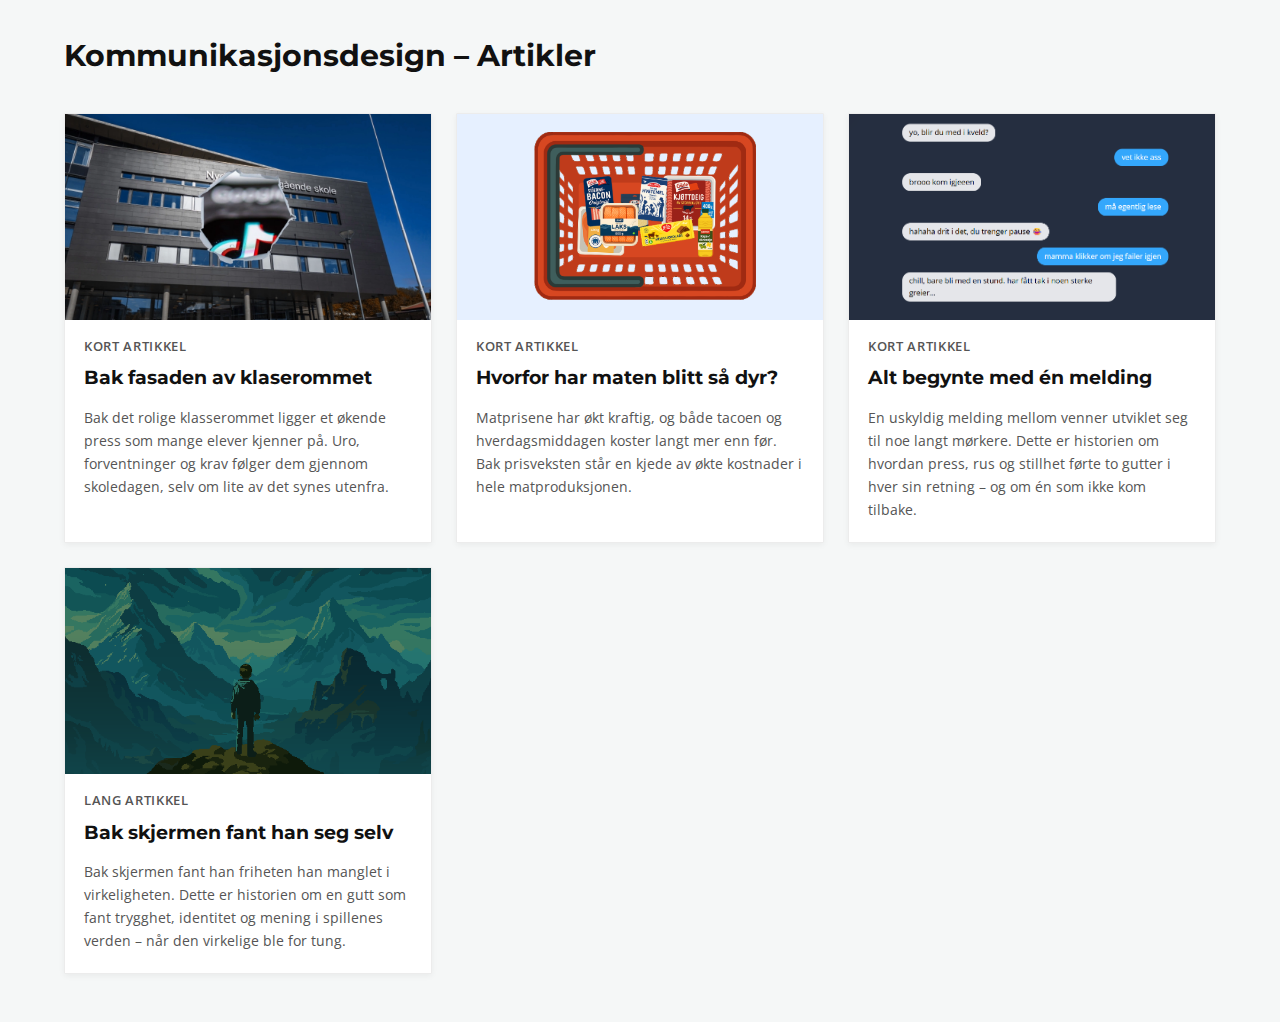
<file: index.html>
<!DOCTYPE html>
<html lang="nb">

<head>
  <meta charset="UTF-8">
  <title>Artikler – Kommunikasjonsdesign</title>
  <meta name="viewport" content="width=device-width, initial-scale=1">

  <link
    href="https://fonts.googleapis.com/css2?family=Montserrat:wght@600;700&family=Open+Sans:wght@300;400;600&display=swap"
    rel="stylesheet">

  <style>
    :root {
      --bg: #f5f7f7;
      --card-bg: #ffffff;
      --text: #111111;
      --subtext: #555555;
      --accent: #1a4fff;
      --border: #ececec;
    }

    * {
      box-sizing: border-box;
      margin: 0;
      padding: 0;
    }

    body {
      font-family: "Open Sans", sans-serif;
      background: var(--bg);
      color: var(--text);
      line-height: 1.6;
    }

    h1,
    h2,
    h3 {
      font-family: "Montserrat", sans-serif;
    }

    header {
      padding: 2rem 1.5rem 1rem;
      max-width: 1200px;
      margin: 0 auto;
    }

    header h1 {
      font-size: 1.9rem;
      font-weight: 700;
    }

    main {
      max-width: 1200px;
      margin: 0 auto;
      padding: 1rem 1.5rem 3rem;
    }

    .articles-grid {
      display: grid;
      grid-template-columns: repeat(3, minmax(0, 1fr));
      gap: 1.5rem;
    }

    .article-card {
      text-decoration: none;
      background: var(--card-bg);
      border: 1px solid var(--border);
      border-radius: 1px;
      overflow: hidden;
      display: flex;
      flex-direction: column;
      box-shadow: 0 2px 6px rgba(0, 0, 0, 0.05);
      transform-origin: bottom right;

      transition:
        transform 0.2s ease,
        box-shadow 0.2s ease;
    }

    .article-card:hover,
    .article-card:focus-visible {
      transform: rotate(-1.2deg) translateY(-6px);
      box-shadow: 0 18px 40px rgba(0, 0, 0, 0.12);
    }

    .article-image {
      position: relative;
      padding-top: 56.25%;
    }

    .article-image img {
      position: absolute;
      inset: 0;
      width: 100%;
      height: 100%;
      object-fit: cover;
    }

    .article-content {
      padding: 1rem 1.2rem 1.3rem;
      display: flex;
      flex-direction: column;
      gap: 0.4rem;
    }

    .article-meta {
      font-size: 0.8rem;
      text-transform: uppercase;
      letter-spacing: 0.05em;
      color: var(--subtext);
      font-weight: 600;
    }

    .article-title {
      font-size: 1.2rem;
      font-weight: 700;
      color: var(--text);
      margin-bottom: 0.4rem;
    }

    .article-excerpt {
      font-size: 0.9rem;
      color: var(--subtext);
    }

    @media (max-width: 900px) {
      .articles-grid {
        grid-template-columns: repeat(2, 1fr);
      }
    }

    @media (max-width: 600px) {
      .articles-grid {
        grid-template-columns: 1fr;
      }
    }
  </style>
</head>

<body>
  <header>
    <h1>Kommunikasjonsdesign – Artikler</h1>
  </header>

  <main>
    <section class="articles-grid">

      <a href="korte_artikler/1/index.html" class="article-card">
        <div class="article-image">
          <img src="korte_artikler/1/filer/intro/8.webp" alt="Bak fasaden av klaserommet">
        </div>
        <div class="article-content">
          <p class="article-meta">Kort artikkel</p>
          <h2 class="article-title">Bak fasaden av klaserommet</h2>
          <p class="article-excerpt">Bak det rolige klasserommet ligger et økende press som mange elever kjenner på.
            Uro, forventninger og krav følger dem gjennom skoledagen, selv om lite av det synes utenfra.</p>
        </div>
      </a>

      <a href="korte_artikler/2/index.html" class="article-card">
        <div class="article-image">
          <img src="korte_artikler/2/filer/bilde1.png" alt="Hvorfor har maten blitt så dyr?">
        </div>
        <div class="article-content">
          <p class="article-meta">Kort artikkel</p>
          <h2 class="article-title">Hvorfor har maten blitt så dyr?</h2>
          <p class="article-excerpt">Matprisene har økt kraftig, og både tacoen og hverdagsmiddagen koster langt mer enn
            før. Bak prisveksten står en kjede av økte kostnader i hele matproduksjonen.</p>
        </div>
      </a>

      <a href="korte_artikler/3/index.html" class="article-card">
        <div class="article-image">
          <img src="korte_artikler/3/filer/bilde9.png" alt="Alt begynte med én melding">
        </div>
        <div class="article-content">
          <p class="article-meta">Kort artikkel</p>
          <h2 class="article-title">Alt begynte med én melding</h2>
          <p class="article-excerpt">En uskyldig melding mellom venner utviklet seg til noe langt mørkere.
            Dette er historien om hvordan press, rus og stillhet førte to gutter i hver sin retning – og om én som ikke
            kom tilbake.</p>
        </div>
      </a>

      <a href="lang_artikkel/index.html" class="article-card">
        <div class="article-image">
          <img src="lang_artikkel/filer/bilde19.png" alt="Bak skjermen fant han seg selv">
        </div>
        <div class="article-content">
          <p class="article-meta">Lang artikkel</p>
          <h2 class="article-title">Bak skjermen fant han seg selv</h2>
          <p class="article-excerpt">Bak skjermen fant han friheten han manglet i virkeligheten. Dette er historien om
            en gutt som fant trygghet,
            identitet og mening i spillenes verden – når den virkelige ble for tung.</p>
        </div>
      </a>

    </section>
  </main>
</body>

</html>
</file>
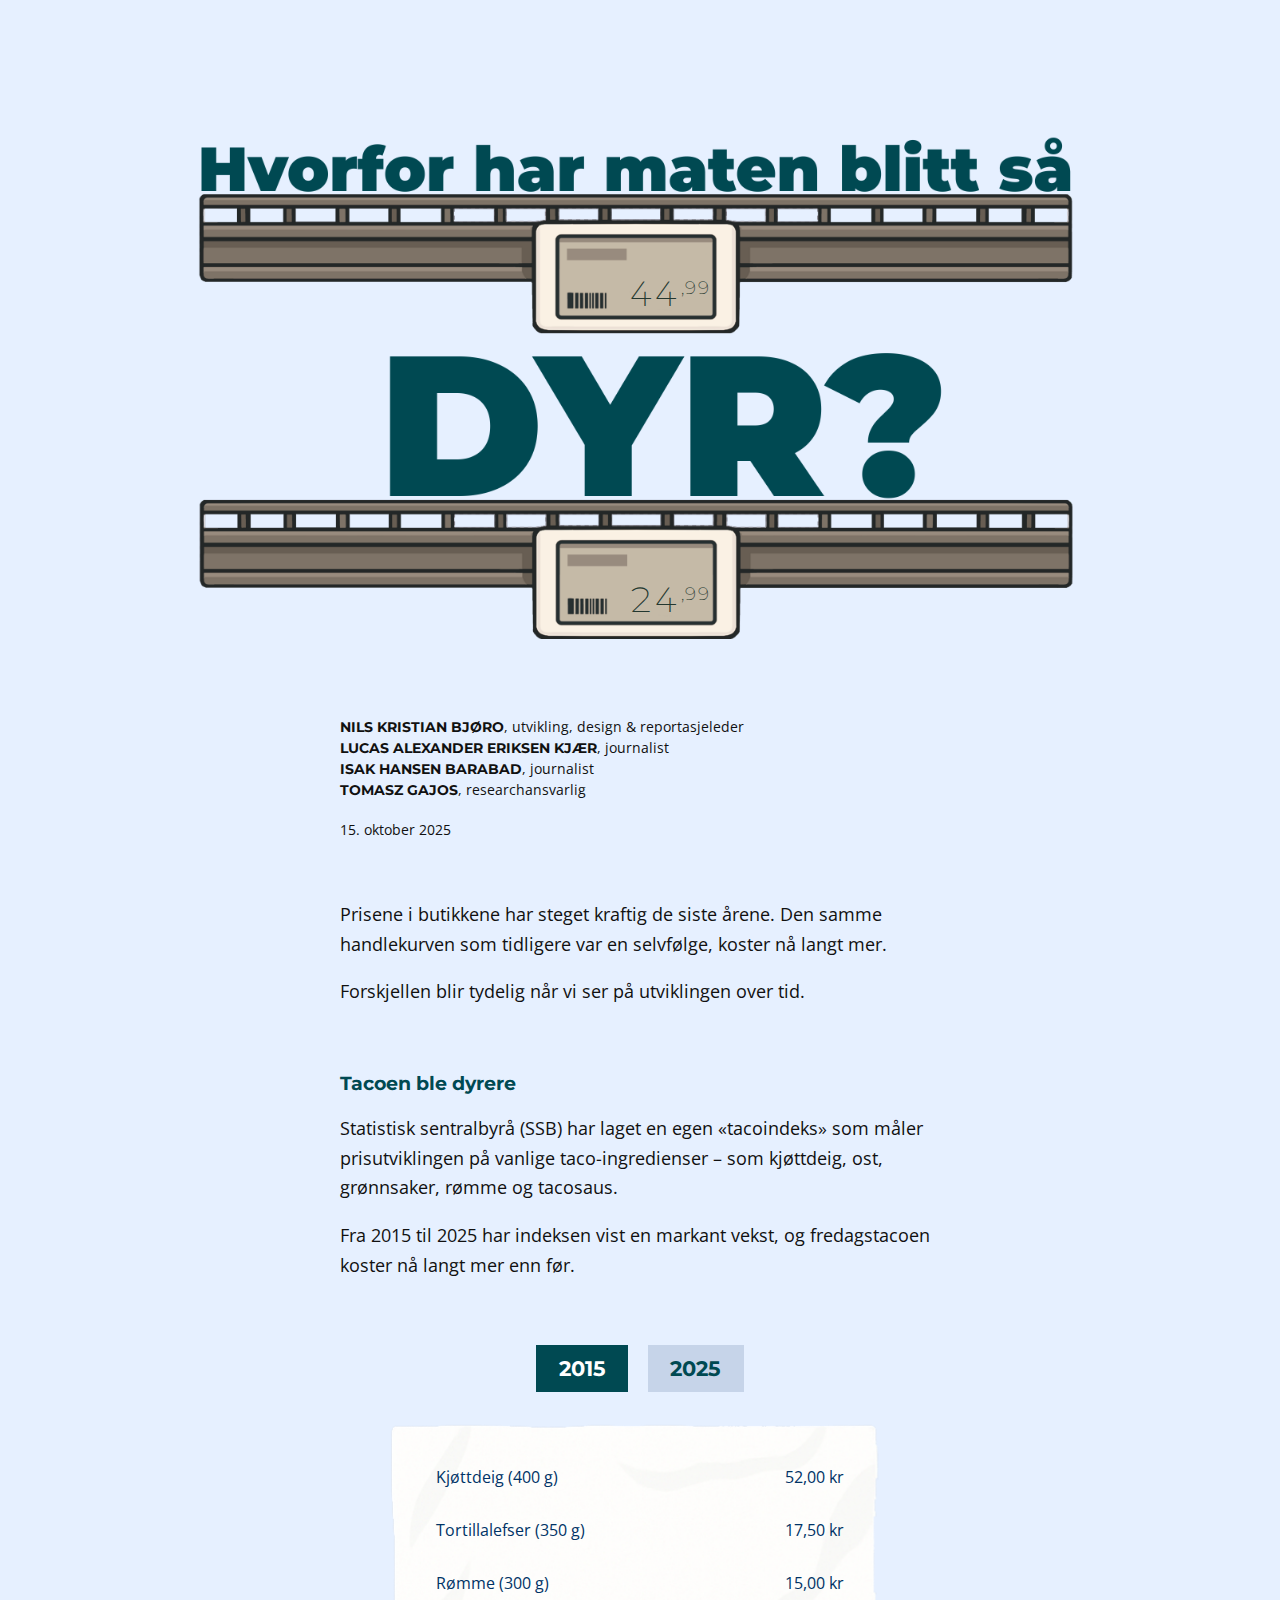
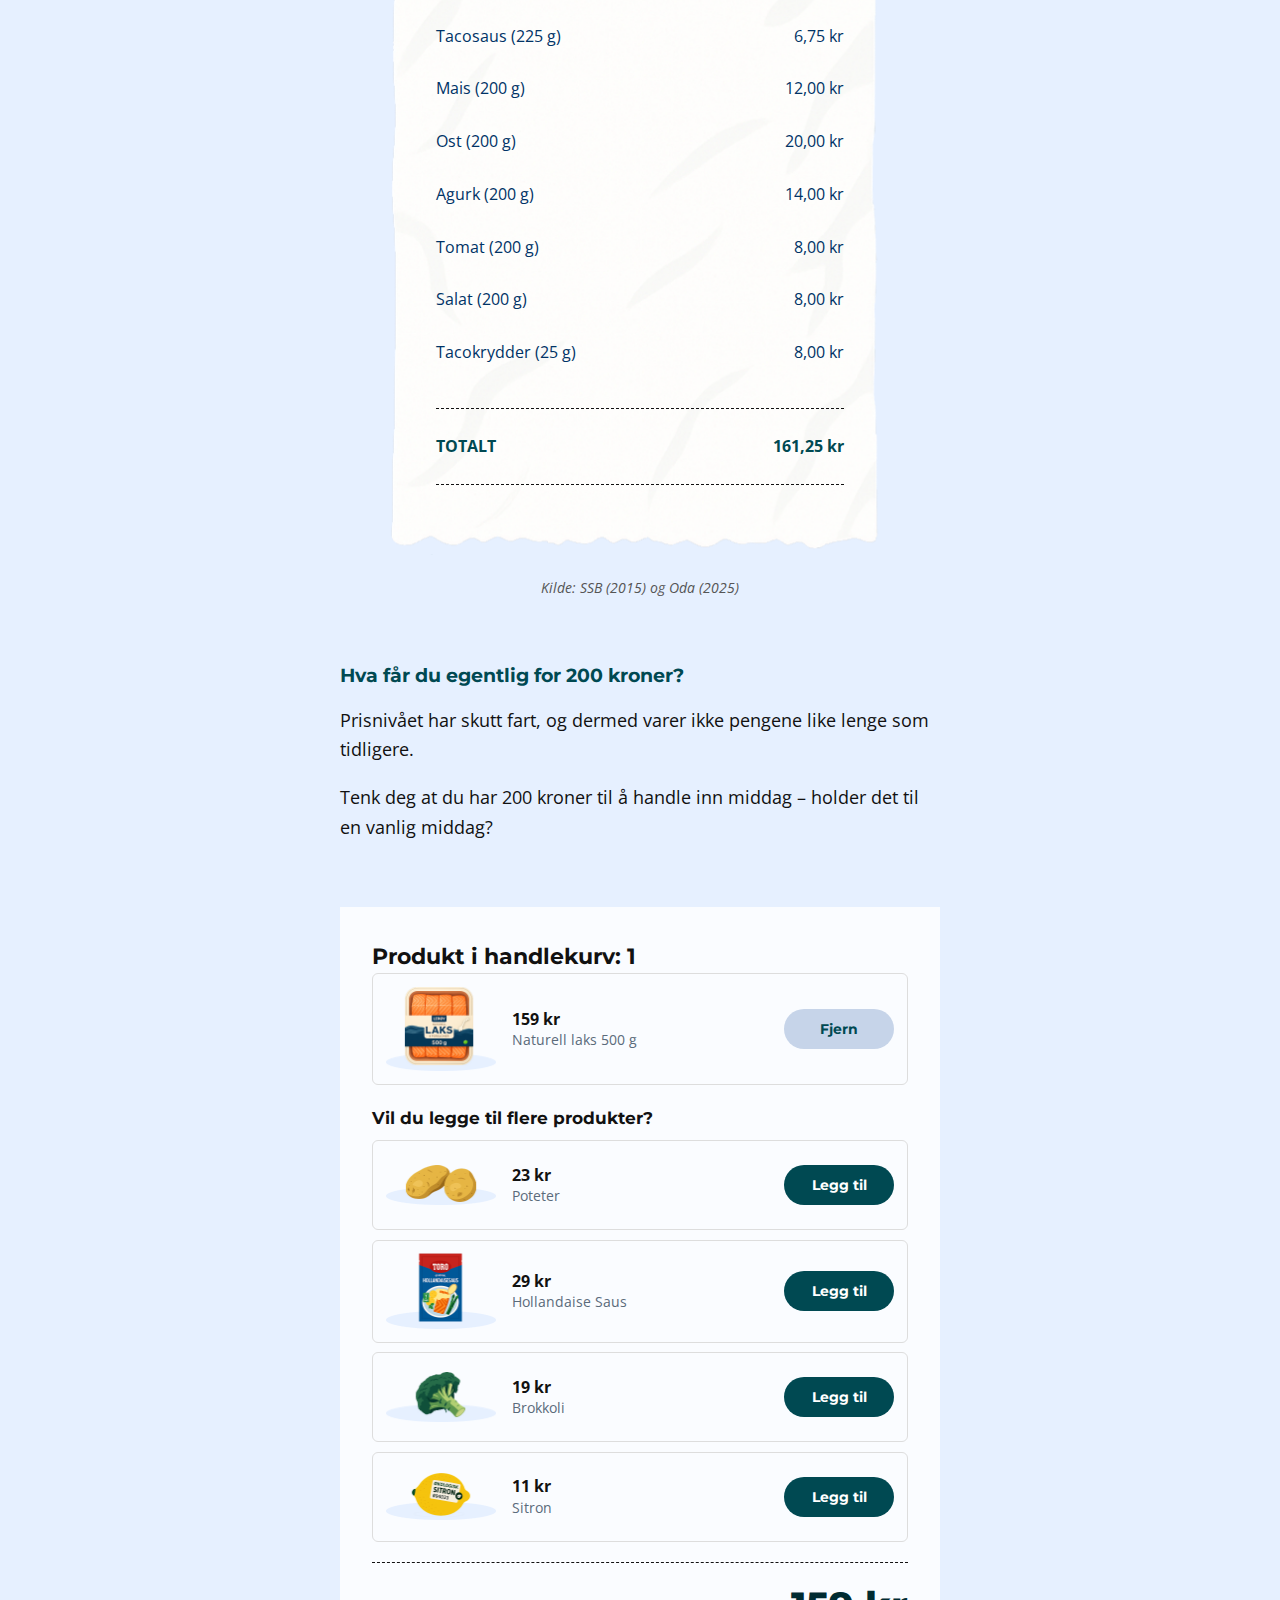
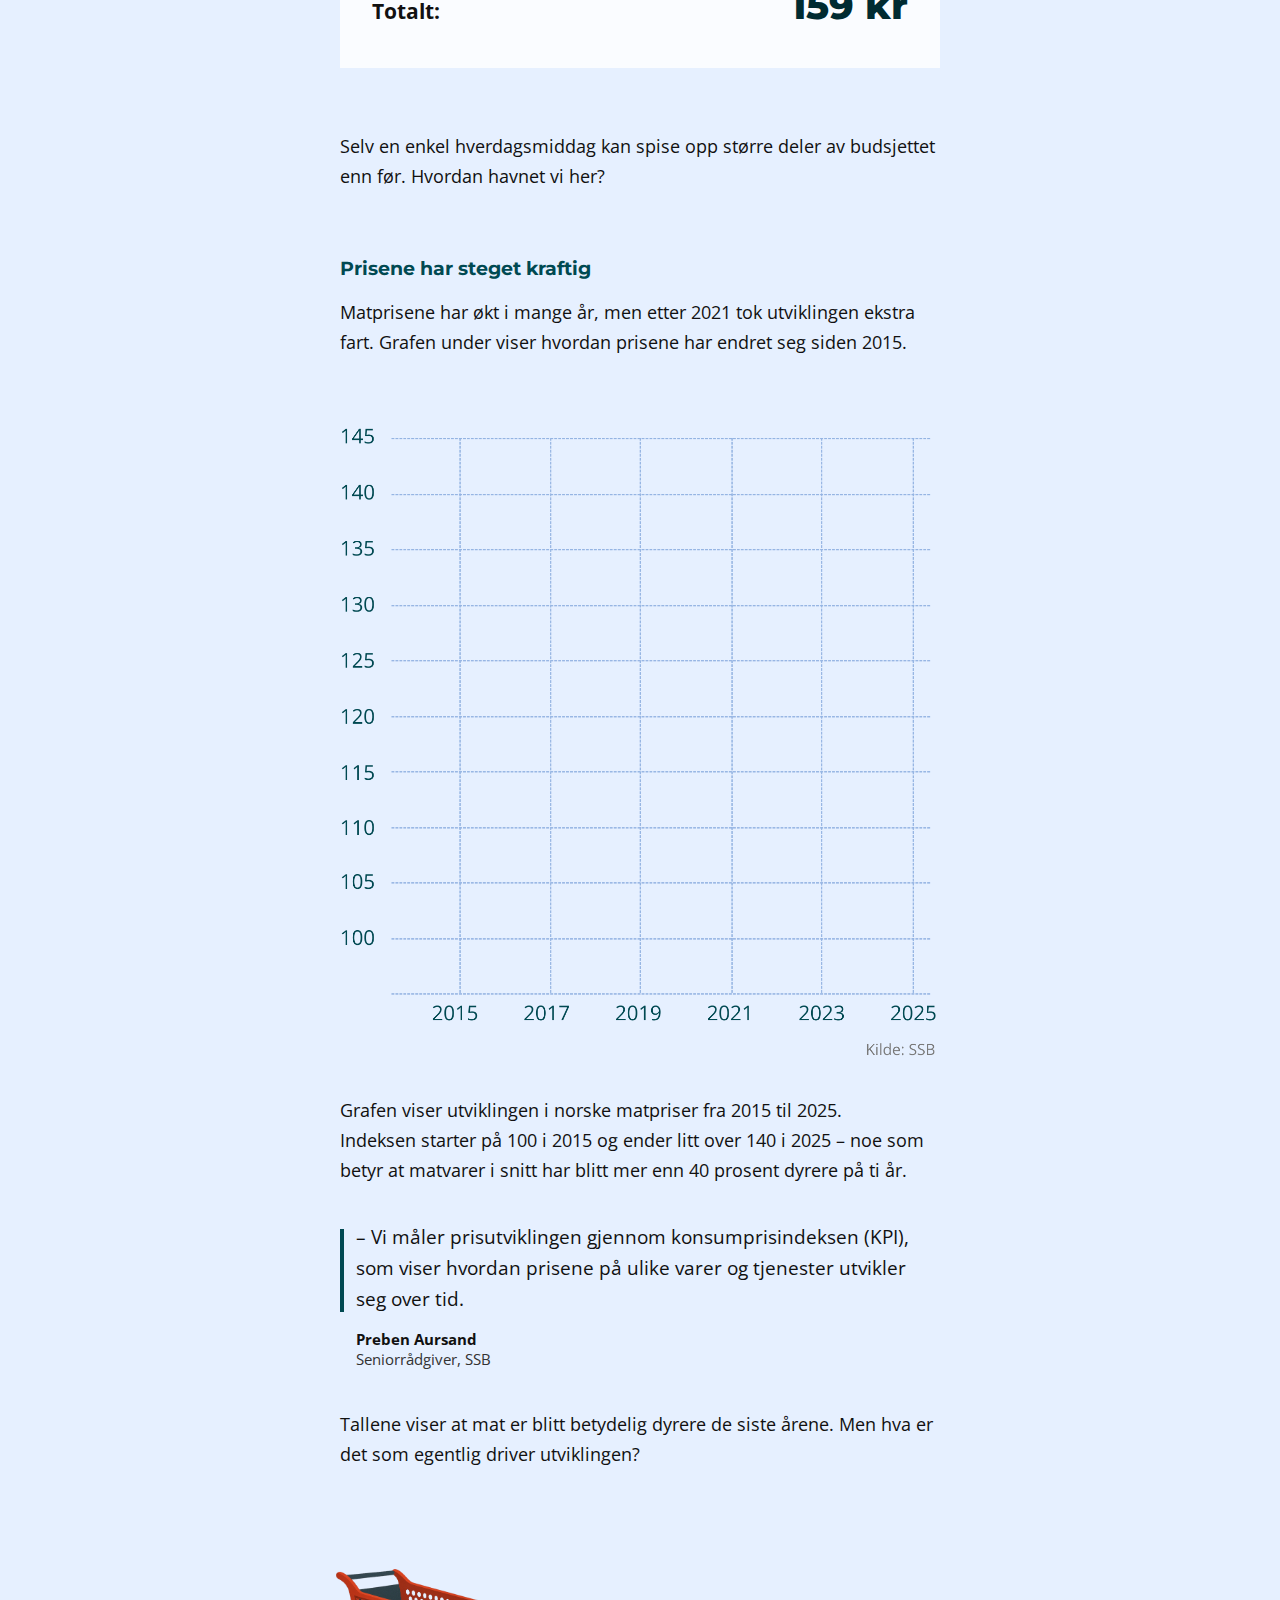
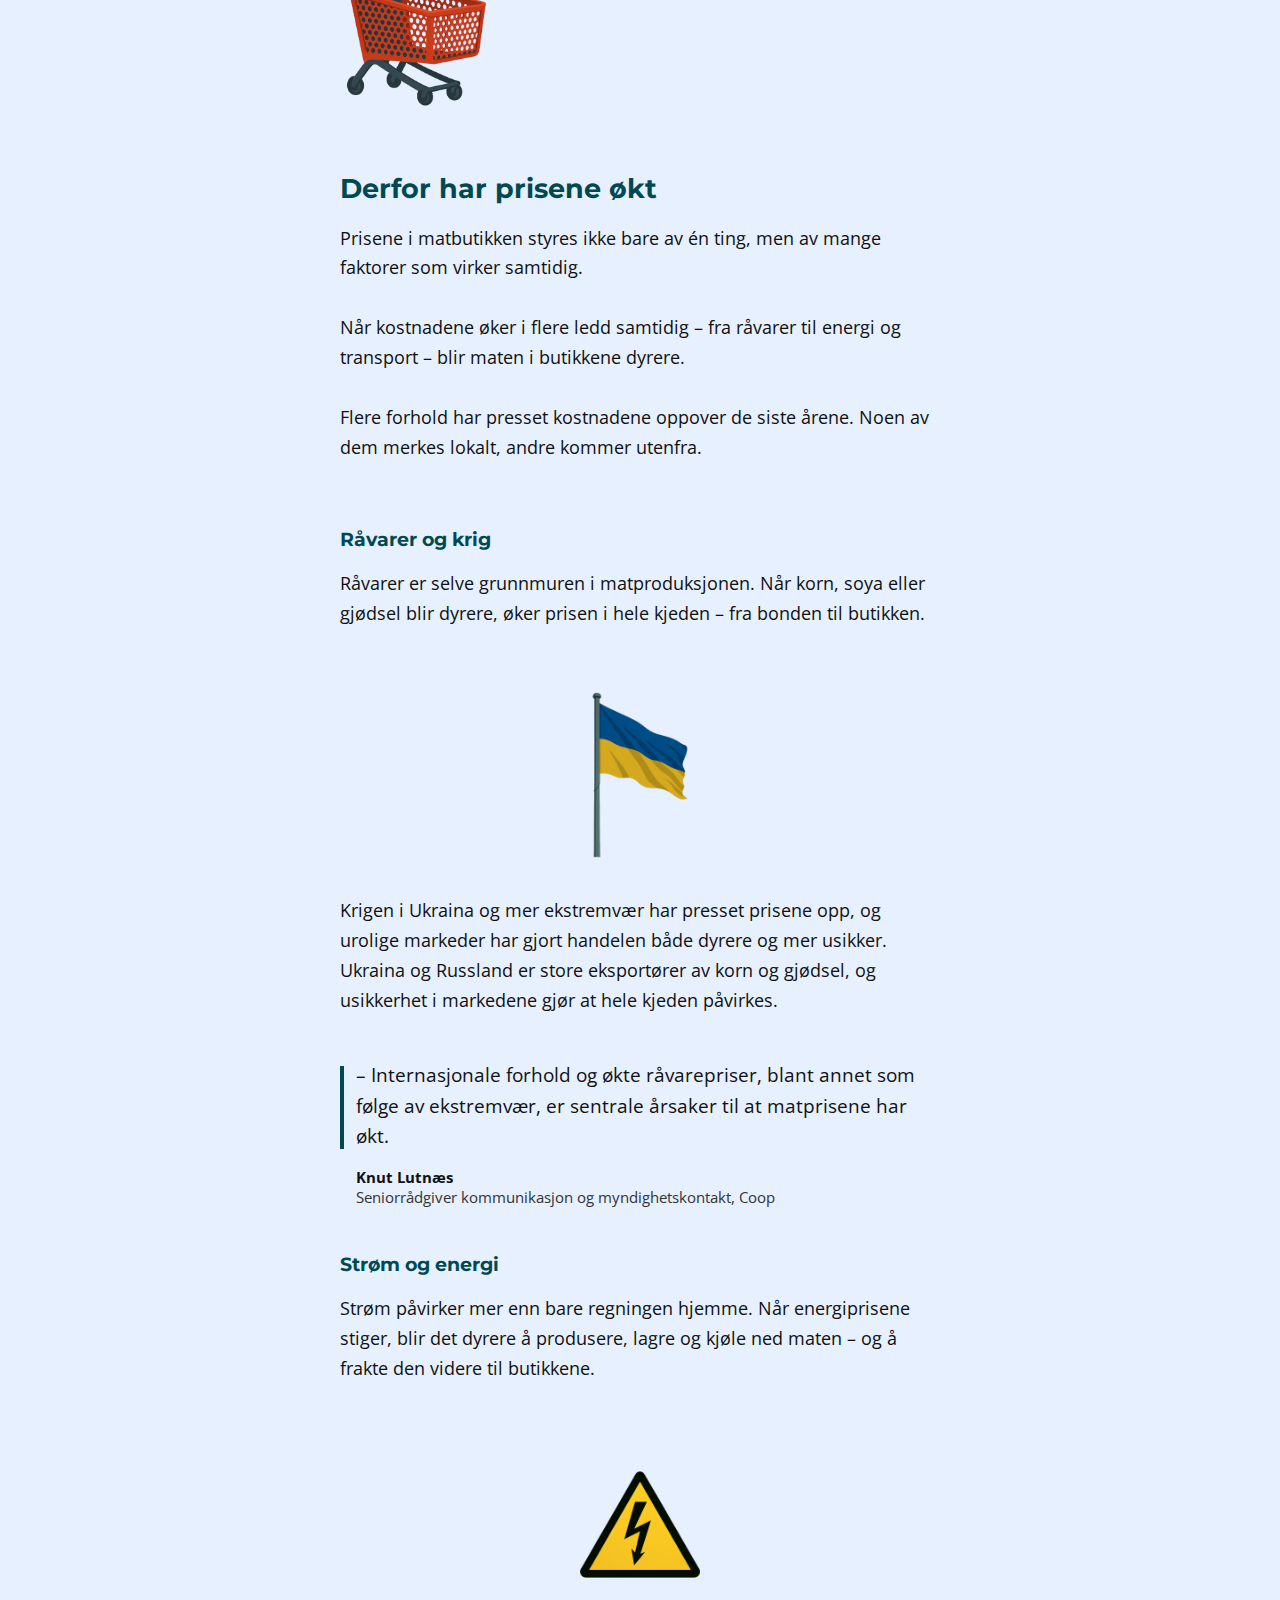
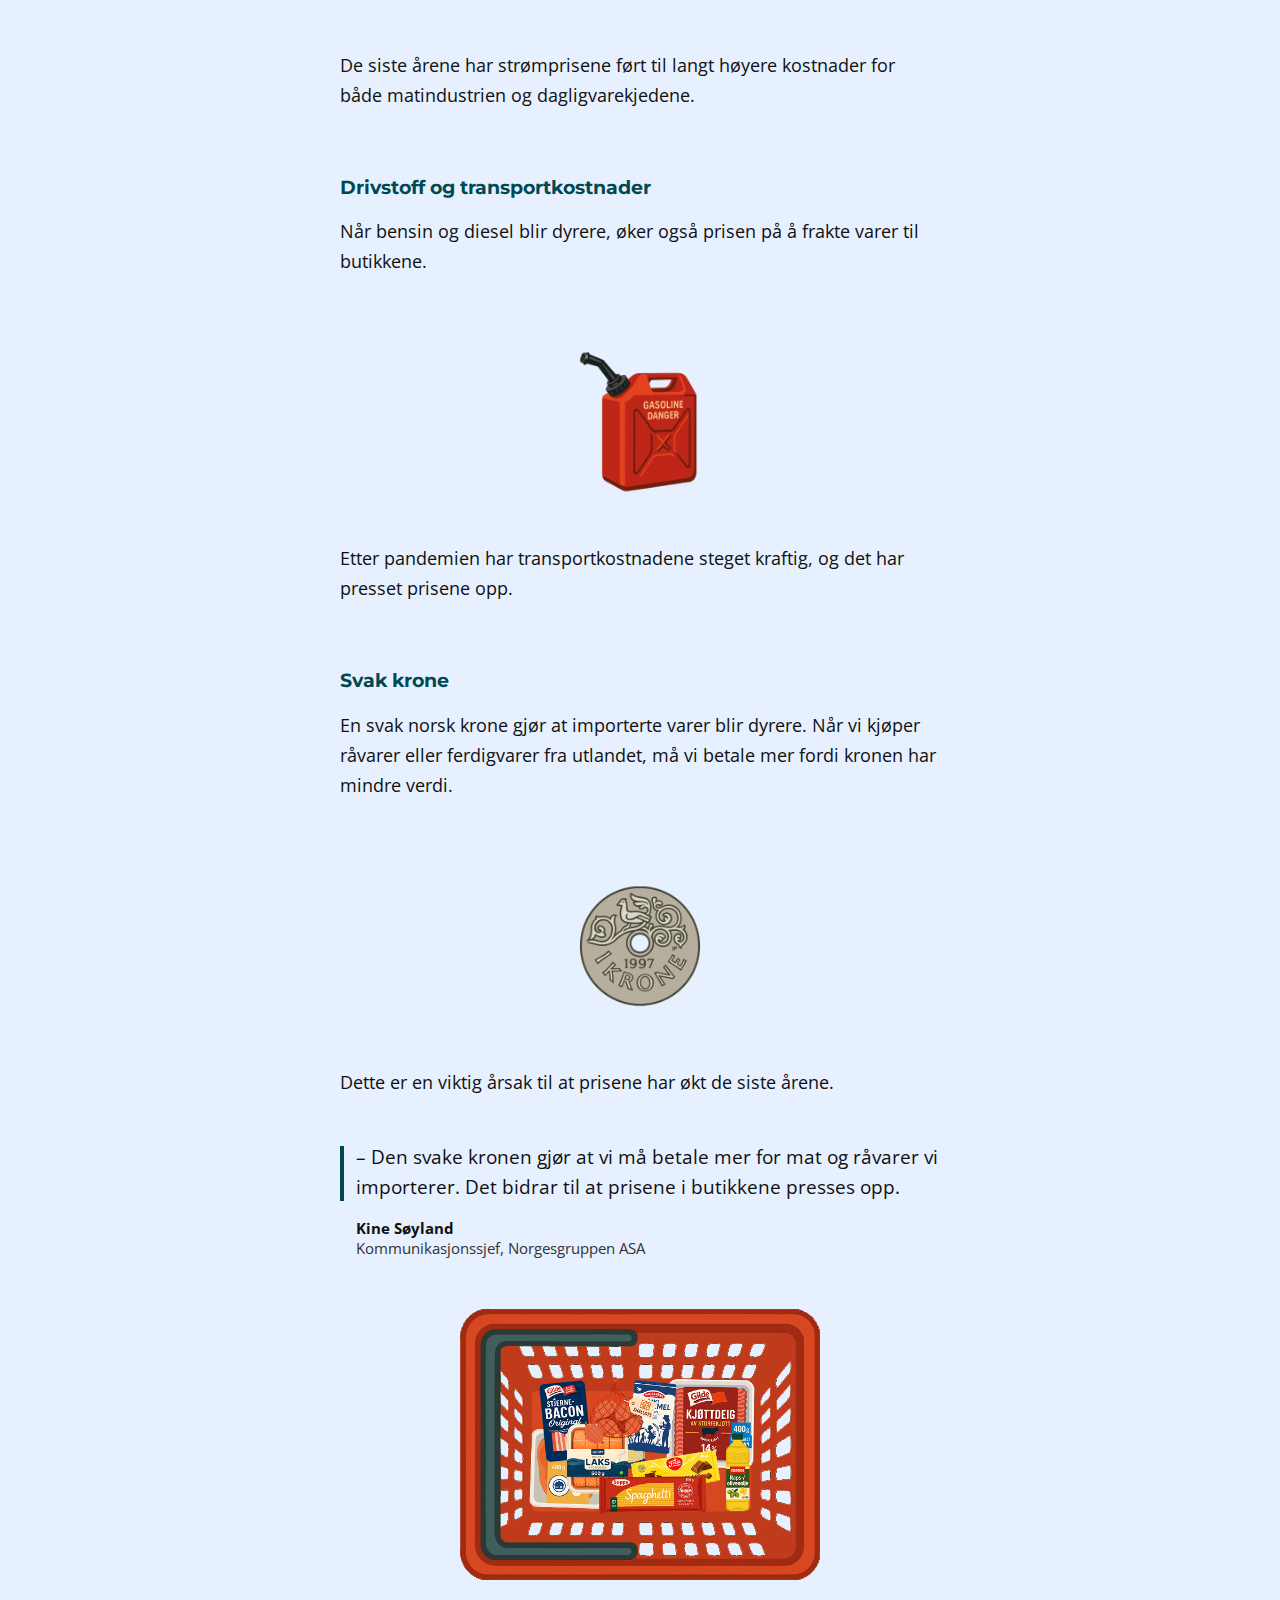
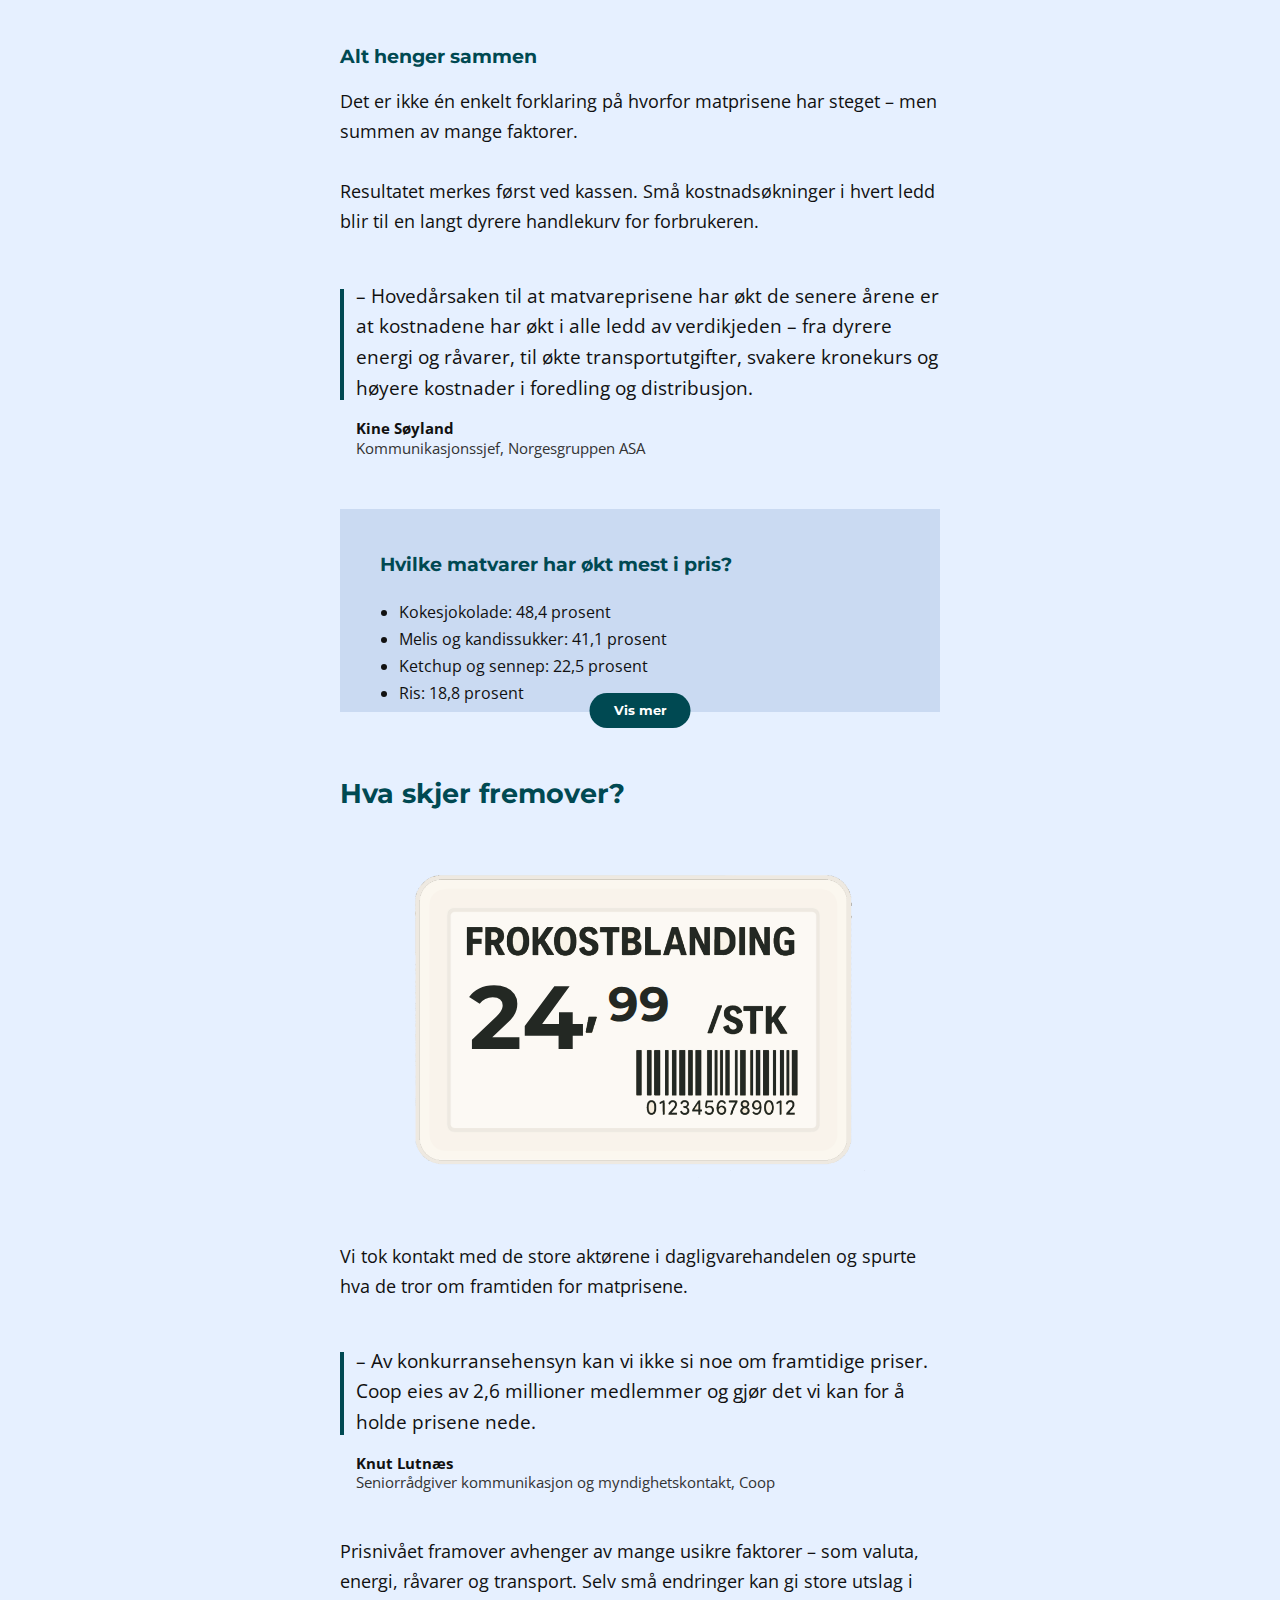
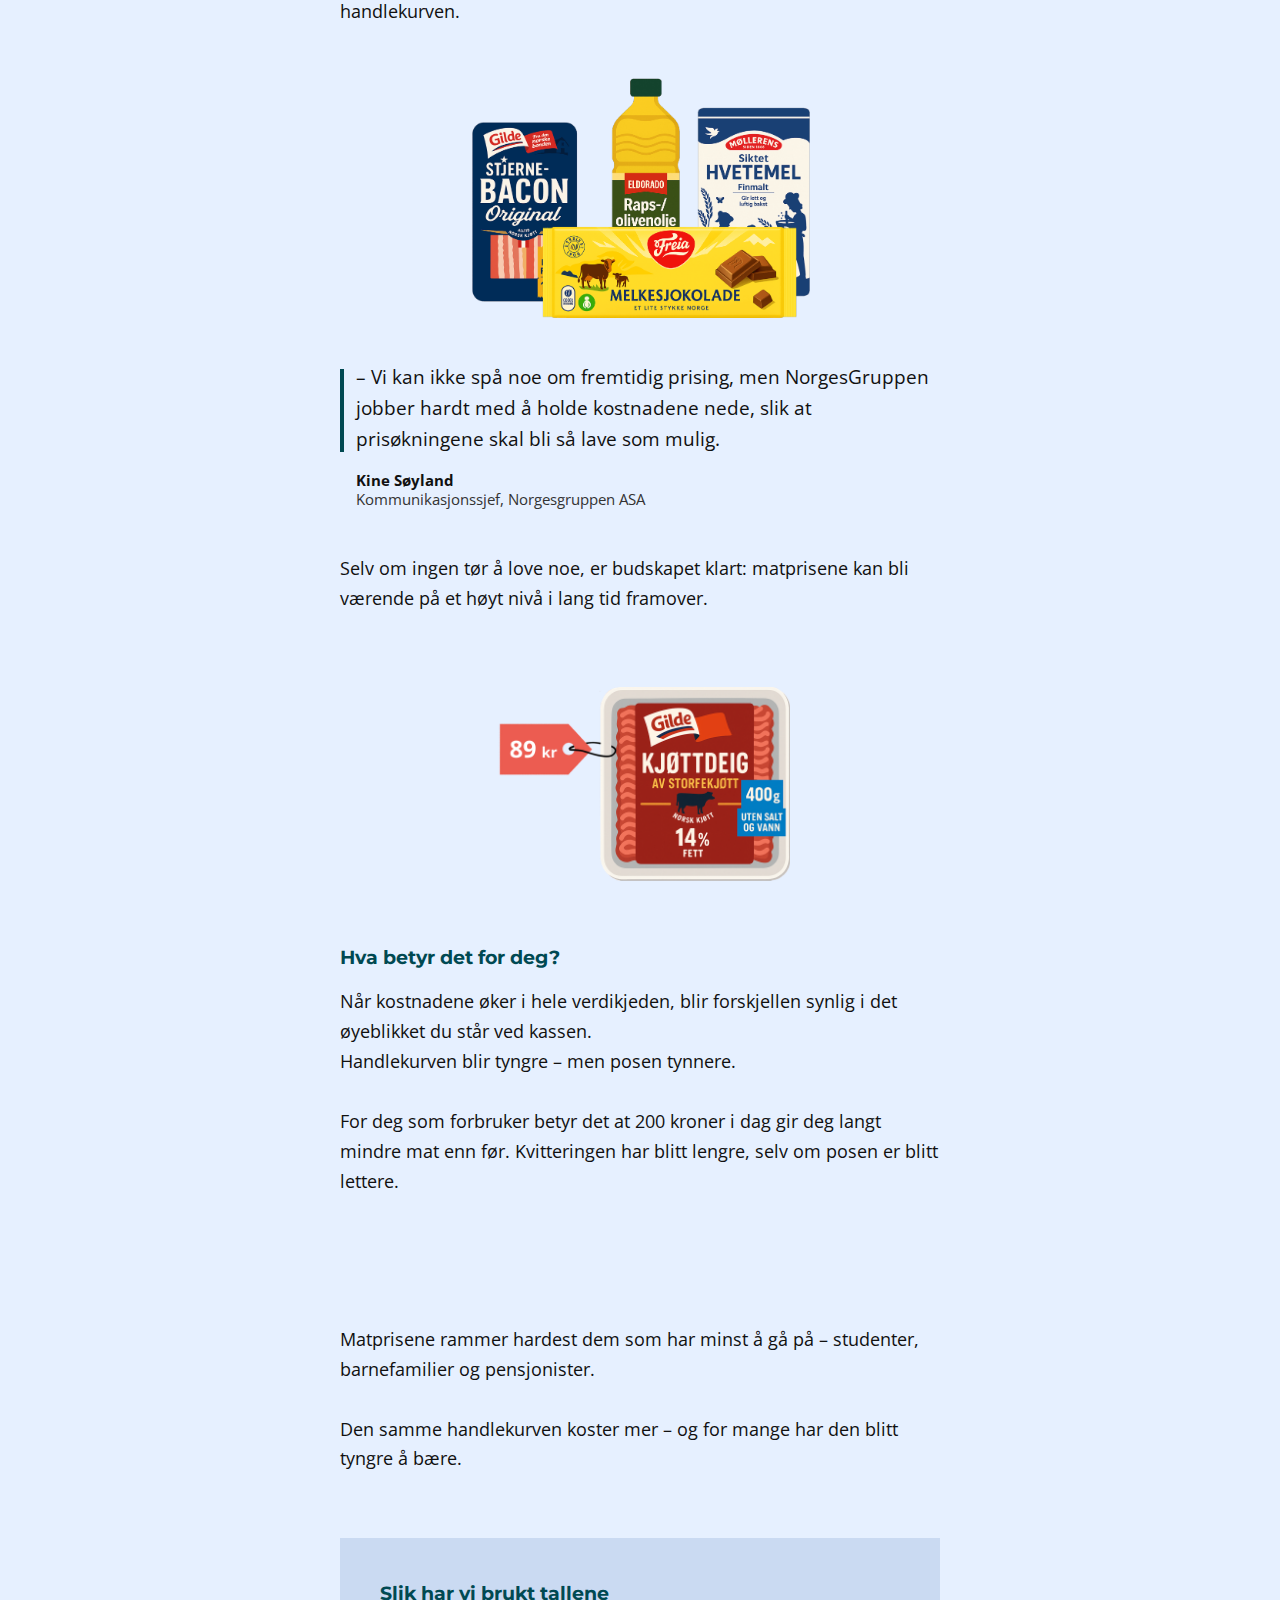
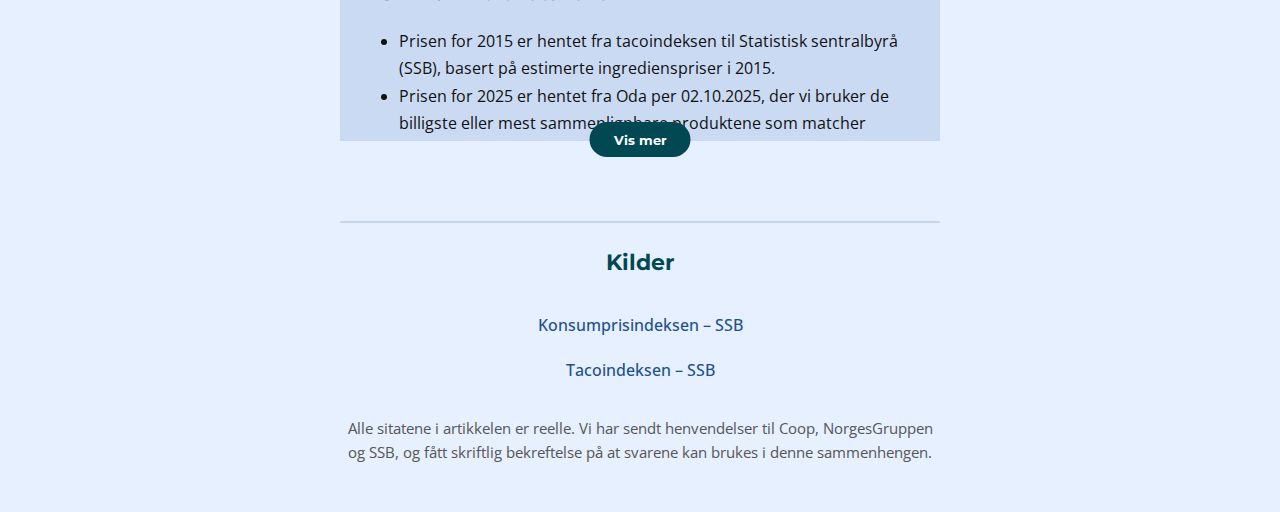
<file: korte_artikler/2/index.html>
<!DOCTYPE html>
<html lang="no">

<head>
  <meta charset="UTF-8">
  <meta name="viewport" content="width=device-width, initial-scale=1.0">
  <title>Hvorfor har maten blitt så dyr?</title>
  <link
    href="https://fonts.googleapis.com/css2?family=Montserrat:wght@700;900&family=Open+Sans:wght@400;700&display=swap"
    rel="stylesheet">
  <link rel="stylesheet" href="style.css">
</head>

<body>
  <header class="article-header">
    <div class="header-image">
      <img src="filer/overskrift.png" alt="Artikkeloverskrift">

      <div class="price-labels">
        <div class="price price-top" data-base="24.99" data-speed="0.020">
          <span class="main">24</span><span class="decimal">,99</span>
        </div>
        <div class="price price-bottom" data-base="44.99" data-speed="0.040">
          <span class="main">44</span><span class="decimal">,99</span>
        </div>
      </div>
    </div>
    <div class="byline">
      <p><span class="name"><br><br><br><br><br><br><br><br>NILS KRISTIAN BJØRO</span>, utvikling, design & reportasjeleder</p>
      <p><span class="name">LUCAS ALEXANDER ERIKSEN KJÆR</span>, journalist</p>
      <p><span class="name">ISAK HANSEN BARABAD</span>, journalist</p>
      <p><span class="name">TOMASZ GAJOS</span>, researchansvarlig</p>
      <p class="date"><br><br><br><br><br><br>15. oktober 2025</p><br><br><br><br>
    </div>

    <section class="article-section">
      <p>
        Prisene i butikkene har steget kraftig de siste årene. Den samme handlekurven som tidligere var en selvfølge,
        koster nå langt mer.
      </p>
      <p>
        Forskjellen blir tydelig når vi ser på utviklingen over tid.
      </p>
    </section>
  </header>

  <main>
    <section class="article-section">
      <h2>Tacoen ble dyrere</h2>
      <p>
        Statistisk sentralbyrå (SSB) har laget en egen «tacoindeks» som måler prisutviklingen
        på vanlige taco-ingredienser – som kjøttdeig, ost, grønnsaker, rømme og tacosaus.
      </p>
      <p>
        Fra 2015 til 2025 har indeksen vist en markant vekst, og fredagstacoen koster nå langt mer enn før.
      </p>
    </section>

    <div class="receipt-toggle">
      <button data-year="2015">2015</button>
      <button data-year="2025">2025</button>
    </div>

    <section class="receipt-section">
      <div class="receipt-wrapper">
        <img src="filer/kvittering.webp" alt="Kvittering">

        <div class="receipt-content">
          <div class="item">
            <span class="name">Kjøttdeig (400 g)</span>
            <span class="receipt-price" data-2015="52" data-2025="80.20">52,00 kr</span>
          </div>
          <div class="item">
            <span class="name">Tortillalefser (350 g)</span>
            <span class="receipt-price" data-2015="17.50" data-2025="19.43">17,50 kr</span>
          </div>
          <div class="item">
            <span class="name">Rømme (300 g)</span>
            <span class="receipt-price" data-2015="15" data-2025="21.90">15,00 kr</span>
          </div>
          <div class="item">
            <span class="name">Tacosaus (225 g)</span>
            <span class="receipt-price" data-2015="6.75" data-2025="18.60">6,75 kr</span>
          </div>
          <div class="item">
            <span class="name">Mais (200 g)</span>
            <span class="receipt-price" data-2015="12" data-2025="12.69">12,00 kr</span>
          </div>
          <div class="item">
            <span class="name">Ost (200 g)</span>
            <span class="receipt-price" data-2015="20" data-2025="37.90">20,00 kr</span>
          </div>
          <div class="item">
            <span class="name">Agurk (200 g)</span>
            <span class="receipt-price" data-2015="14" data-2025="26.90">14,00 kr</span>
          </div>
          <div class="item">
            <span class="name">Tomat (200 g)</span>
            <span class="receipt-price" data-2015="8" data-2025="10.00">8,00 kr</span>
          </div>
          <div class="item">
            <span class="name">Salat (200 g)</span>
            <span class="receipt-price" data-2015="8" data-2025="24.90">8,00 kr</span>
          </div>
          <div class="item">
            <span class="name">Tacokrydder (25 g)</span>
            <span class="receipt-price" data-2015="8" data-2025="10.90">8,00 kr</span>
          </div>

          <div class="total">
            <span class="name">TOTALT</span>
            <span class="receipt-price total-price" data-2015="161.25" data-2025="263.42">161,25 kr</span>
          </div>
        </div>
      </div>
    </section>
    <p class="receipt-source">Kilde: SSB (2015) og Oda (2025)</p>

    <section class="article-section">
      <h2>Hva får du egentlig for 200 kroner?</h2>
      <p>
        Prisnivået har skutt fart, og dermed varer ikke pengene like lenge som tidligere.
      </p>
      <p>
        Tenk deg at du har 200 kroner til å handle inn middag – holder det til en vanlig middag?
      </p>
    </section>

    <section class="handlekurv-seksjon">
      <div class="handlekurv-boks">
        <div class="handlekurv-topp">
          <h3 class="handlekurv-tittel">
            Produkt i handlekurv: <span class="handlekurv-antall">1</span>
          </h3>
          <div class="handlekurv-feil" aria-live="polite"></div>
        </div>

        <div class="kurv-liste" id="kurvListe">
          <article class="rad rad--kurv" data-navn="laks" data-belop="159">
            <div class="rad-venstre">
              <img src="filer/laks.png" alt="Laks" class="rad-bilde" />
              <div class="rad-tekst">
                <span class="rad-belop">159 kr</span>
                <span class="rad-beskrivelse">Naturell laks 500 g</span>
              </div>
            </div>
            <button class="knapp knapp--fjern" type="button">Fjern</button>
          </article>
        </div>

        <div class="forslag">
          <h4 class="forslag-tittel">Vil du legge til flere produkter?</h4>

          <article class="rad" data-navn="poteter" data-belop="23">
            <div class="rad-venstre">
              <img src="filer/poteter.png" alt="Poteter" class="rad-bilde" />
              <div class="rad-tekst">
                <span class="rad-belop">23 kr</span>
                <span class="rad-beskrivelse">Poteter</span>
              </div>
            </div>
            <button class="knapp knapp--leggtil" type="button">Legg til</button>
          </article>

          <article class="rad" data-navn="saus" data-belop="29">
            <div class="rad-venstre">
              <img src="filer/saus.png" alt="Hollandaise Saus" class="rad-bilde" />
              <div class="rad-tekst">
                <span class="rad-belop">29 kr</span>
                <span class="rad-beskrivelse">Hollandaise Saus</span>
              </div>
            </div>
            <button class="knapp knapp--leggtil" type="button">Legg til</button>
          </article>

          <article class="rad" data-navn="brokkoli" data-belop="19">
            <div class="rad-venstre">
              <img src="filer/brokolli.png" alt="Brokkoli" class="rad-bilde" />
              <div class="rad-tekst">
                <span class="rad-belop">19 kr</span>
                <span class="rad-beskrivelse">Brokkoli</span>
              </div>
            </div>
            <button class="knapp knapp--leggtil" type="button">Legg til</button>
          </article>

          <article class="rad" data-navn="sitron" data-belop="11">
            <div class="rad-venstre">
              <img src="filer/sitron.png" alt="Sitron" class="rad-bilde" />
              <div class="rad-tekst">
                <span class="rad-belop">11 kr</span>
                <span class="rad-beskrivelse">Sitron</span>
              </div>
            </div>
            <button class="knapp knapp--leggtil" type="button">Legg til</button>
          </article>
        </div>

        <div class="handlekurv-total">
          <span class="total-tekst">Totalt:</span>
          <span class="total-belop" id="totalBelop">159 kr</span>
        </div>
      </div>
    </section>

    <section class="article-section">
      <p>
        Selv en enkel hverdagsmiddag kan spise opp større deler av budsjettet enn før. Hvordan havnet vi her?
      </p>
    </section>

    <section class="article-section">
      <h2>Prisene har steget kraftig</h2>
      <p>
        Matprisene har økt i mange år, men etter 2021 tok utviklingen ekstra fart.
        Grafen under viser hvordan prisene har endret seg siden 2015.
      </p>
    </section>

    <section class="graph-section">
      <div class="graph-container">
        <img src="filer/graf.png" alt="Graf bakgrunn" class="graph-base">
        <div class="graph-overlay">
          <img src="filer/grafstrek.png" alt="Graf strek">
        </div>
      </div>
    </section>

    <section class="article-section2">
      <p>
        Grafen viser utviklingen i norske matpriser fra 2015 til 2025.<br>
        Indeksen starter på 100 i 2015 og ender litt over 140 i 2025 – noe som betyr at matvarer i snitt har blitt mer
        enn 40 prosent dyrere på ti år.
      </p>
    </section>

    <section class="sitat-seksjon" id="ssb">
      <blockquote class="sitat-boks">
        <p class="sitat-tekst">
          – Vi måler prisutviklingen gjennom konsumprisindeksen (KPI), som viser hvordan
          prisene på ulike varer og tjenester utvikler seg over tid.
        </p>
        <footer class="sitat-footer">
          <span class="sitat-navn">Preben Aursand</span>
          <span class="sitat-tittel">Seniorrådgiver, SSB</span>
        </footer>
      </blockquote>
    </section>

    <section class="article-section2" id="tallene">
      <p>
        Tallene viser at mat er blitt betydelig dyrere de siste årene.
        Men hva er det som egentlig driver utviklingen?
      </p>
    </section>

    <section class="kurv-seksjon">
      <img src="filer/kurv.webp" alt="Handlekurv" class="kurv-rull" />
    </section>

    <section class="article-section">
      <h1>Derfor har prisene økt</h1>
      <p>
        Prisene i matbutikken styres ikke bare av én ting, men av mange faktorer som virker samtidig.
        <br><br>
        Når kostnadene øker i flere ledd samtidig – fra råvarer til energi og transport – blir maten i butikkene
        dyrere. <br><br>
        Flere forhold har presset kostnadene oppover de siste årene. Noen av dem merkes lokalt, andre kommer utenfra.
      </p>
    </section>

    <section class="article-section">
      <h2>Råvarer og krig</h2>
      <p>
        Råvarer er selve grunnmuren i matproduksjonen. Når korn, soya eller gjødsel blir dyrere, øker prisen i hele
        kjeden – fra bonden til butikken.
      </p>
      <img src="filer/flagg.png" alt="Flagg" class="artikkel-bilde">
      <p class="gap-tekst">
        Krigen i Ukraina og mer ekstremvær har presset prisene opp, og urolige markeder har gjort handelen både dyrere
        og mer usikker. Ukraina og Russland er store eksportører av korn og gjødsel, og usikkerhet i markedene gjør at
        hele kjeden påvirkes.
      </p>
    </section>
    <section class="sitat-seksjon">
      <blockquote class="sitat-boks">
        <p class="sitat-tekst">
          – Internasjonale forhold og økte råvarepriser, blant annet som følge av ekstremvær,
          er sentrale årsaker til at matprisene har økt.
        </p>
        <footer class="sitat-footer">
          <span class="sitat-navn">Knut Lutnæs</span>
          <span class="sitat-tittel">Seniorrådgiver kommunikasjon og myndighetskontakt, Coop</span>
        </footer>
      </blockquote>
    </section>

    <section class="article-section">
      <h2>Strøm og energi</h2>
      <p>
        Strøm påvirker mer enn bare regningen hjemme. Når energiprisene stiger, blir det dyrere å produsere, lagre og
        kjøle ned maten – og å frakte den videre til butikkene.
      </p>
      <img src="filer/power.png" alt="Strøm" class="artikkel-bilde">
      <p>
        De siste årene har strømprisene ført til langt høyere kostnader for både matindustrien og dagligvarekjedene.
      </p>
    </section>

    <section class="article-section">
      <h2>Drivstoff og transportkostnader</h2>
      <p>
        Når bensin og diesel blir dyrere, øker også prisen på å frakte varer til butikkene.
      </p>
      <img src="filer/drivstoff.png" alt="Drivstoff" class="artikkel-bilde">
      <p>
        Etter pandemien har transportkostnadene steget kraftig, og det har presset prisene opp.
      </p>
    </section>

    <section class="article-section">
      <h2>Svak krone</h2>
      <p>
        En svak norsk krone gjør at importerte varer blir dyrere. Når vi kjøper råvarer eller ferdigvarer fra
        utlandet, må vi betale mer fordi kronen har mindre verdi.
      </p>
      <img src="filer/krone.png" alt="Krone" class="artikkel-bilde">
      <p class="gap-tekst">
        Dette er en viktig årsak til at prisene har økt de siste årene.
      </p>
    </section>
    <section class="sitat-seksjon">
      <blockquote class="sitat-boks">
        <p class="sitat-tekst">
          – Den svake kronen gjør at vi må betale mer for mat og råvarer vi importerer.
          Det bidrar til at prisene i butikkene presses opp.
        </p>
        <footer class="sitat-footer kine">
          <span class="sitat-navn">Kine Søyland</span>
          <span class="sitat-tittel">Kommunikasjonssjef, Norgesgruppen ASA</span>
        </footer>
      </blockquote>
    </section>

    <section class="kurv-stack-seksjon">
      <div class="kurv-stack">
        <img src="filer/kurv11.png" alt="Kurv 11" class="kurv-bilde" data-index="11">
        <img src="filer/kurv10.png" alt="Kurv 10" class="kurv-bilde" data-index="10">
        <img src="filer/kurv9.png" alt="Kurv 9" class="kurv-bilde" data-index="9">
        <img src="filer/kurv8.png" alt="Kurv 8" class="kurv-bilde" data-index="8">
        <img src="filer/kurv7.png" alt="Kurv 7" class="kurv-bilde" data-index="7">
        <img src="filer/kurv6.png" alt="Kurv 6" class="kurv-bilde" data-index="6">
        <img src="filer/kurv5.png" alt="Kurv 5" class="kurv-bilde" data-index="5">
        <img src="filer/kurv4.png" alt="Kurv 4" class="kurv-bilde" data-index="4">
        <img src="filer/kurv3.png" alt="Kurv 3" class="kurv-bilde" data-index="3">
        <img src="filer/kurv2.png" alt="Kurv 2" class="kurv-bilde" data-index="2">
        <img src="filer/kurv1.png" alt="Kurv 1" class="kurv-bilde" data-index="1">
      </div>
    </section>

    <section class="article-section">
      <h2>Alt henger sammen</h2>
      <p>
        Det er ikke én enkelt forklaring på hvorfor matprisene har steget – men summen av mange faktorer.
        <br><br>
        Resultatet merkes først ved kassen. Små kostnadsøkninger i hvert ledd blir til en langt dyrere handlekurv for
        forbrukeren.
      </p>
    </section>

    <section class="sitat-seksjon">
      <blockquote class="sitat-boks">
        <p class="sitat-tekst">
          – Hovedårsaken til at matvareprisene har økt de senere årene er at kostnadene har økt i alle ledd av
          verdikjeden – fra dyrere energi og råvarer, til økte transportutgifter, svakere kronekurs og høyere
          kostnader
          i foredling og distribusjon.
        </p>
        <footer class="sitat-footer">
          <span class="sitat-navn">Kine Søyland</span>
          <span class="sitat-tittel kine">Kommunikasjonssjef, Norgesgruppen ASA</span>
        </footer>
      </blockquote>
    </section>

    <section class="faktaboks-seksjon">
      <div class="faktaboks">
        <h3>Hvilke matvarer har økt mest i pris?</h3>
        <ul>
          <li>Kokesjokolade: 48,4 prosent</li>
          <li>Melis og kandissukker: 41,1 prosent</li>
          <li>Ketchup og sennep: 22,5 prosent</li>
          <li>Ris: 18,8 prosent</li>
          <li>Annen fersk fisk: 18 prosent</li>
          <li>Egg: 17,9 prosent</li>
          <li>Sukker, farin og raffinade: 14,9 prosent</li>
          <li>Mel: 14,4 prosent</li>
          <li>Olivenolje: 13,3 prosent</li>
          <li>Fersk torsk: 12,9 prosent</li>
          <li>Kakao og sjokoladepulver: 12 prosent</li>
          <li>Juice og nektar: 11,9 prosent</li>
          <li>Kål: 11,7 prosent</li>
          <li>Smør: 11,6 prosent</li>
          <li>Pølser: 11 prosent</li>
          <li>Hermetisk sjømat/sjømat i lake: 10,8 prosent</li>
          <li>Fryst torsk: 10,5 prosent</li>
          <li>Supper og kraft: 10,3 prosent</li>
        </ul>
        <p class="kilde">Tallene viser prisvekst på utvalgte matvarer fra februar 2024 til februar 2025, basert på
          konsumprisindeksen (KPI) fra Statistisk sentralbyrå (SSB).</p>
      </div>
      <button class="faktaboks-knapp">Vis mer</button>
    </section>

    <section class="article-section">
      <h1>Hva skjer fremover?</h1>
    </section>

    <section class="etikett-seksjon">
      <div class="etikett-wrapper">
        <img src="filer/etikett.png" alt="Etikett" class="etikett-bilde">
        <div class="etikett-pris">
          <span class="etikett-main" id="etikett1">2</span>
          <span class="etikett-main" id="etikett2">4</span>
          <span class="etikett-decimal" id="etikettDec">99</span>
        </div>
      </div>
    </section>

    <section class="article-section">
      <p class="gap-tekst">
        Vi tok kontakt med de store aktørene i dagligvarehandelen og spurte hva de tror om framtiden for matprisene.
      </p>
    </section>

    <section class="sitat-seksjon">
      <blockquote class="sitat-boks">
        <p class="sitat-tekst">
          – Av konkurransehensyn kan vi ikke si noe om framtidige priser. Coop eies av 2,6 millioner
          medlemmer og gjør det vi kan for å holde prisene nede.
        </p>
        <footer class="sitat-footer">
          <span class="sitat-navn">Knut Lutnæs</span>
          <span class="sitat-tittel">Seniorrådgiver kommunikasjon og myndighetskontakt, Coop</span>
        </footer>
      </blockquote>
    </section>

    <section class="article-section">
      <p class="gap-tekst">
        Prisnivået framover avhenger av mange usikre faktorer – som valuta, energi, råvarer og transport.
        Selv små endringer kan gi store utslag i handlekurven.
      </p>
      <img src="filer/mat.png" alt="Mat" class="artikkel-bilde2">
    </section>

    <section class="sitat-seksjon">
      <blockquote class="sitat-boks">
        <p class="sitat-tekst">
          – Vi kan ikke spå noe om fremtidig prising, men NorgesGruppen jobber hardt med å holde kostnadene nede,
          slik at prisøkningene skal bli så lave som mulig.
        </p>
        <footer class="sitat-footer">
          <span class="sitat-navn">Kine Søyland</span>
          <span class="sitat-tittel">Kommunikasjonssjef, Norgesgruppen ASA</span>
        </footer>
      </blockquote>
    </section>

    <section class="article-section">
      <p class="gap-tekst">
        Selv om ingen tør å love noe, er budskapet klart: matprisene kan bli værende på et høyt nivå i lang tid
        framover.
      </p>
      <img src="filer/gilde.png" alt="Gilde Kjøttdeig" class="artikkel-bilde3">
    </section>

    <section class="article-section">
      <h2>Hva betyr det for deg?</h2>
      <p>
        Når kostnadene øker i hele verdikjeden, blir forskjellen synlig i det øyeblikket du står ved kassen. <br>
        Handlekurven blir tyngre – men posen tynnere.
        <br> <br>
        For deg som forbruker betyr det at 200 kroner i dag gir deg langt mindre mat enn før. Kvitteringen har blitt
        lengre, selv om posen er blitt lettere.
      </p>
    </section>

    <section class="kvittering-seksjon">
      <div class="kvittering-container">
        <img src="filer/langkvittering.webp" alt="Lang kvittering" class="kvittering-bilde">
      </div>
    </section>

    <section class="article-section">
      <p>
        Matprisene rammer hardest dem som har minst å gå på – studenter, barnefamilier og pensjonister.
        <br> <br>
        Den samme handlekurven koster mer – og for mange har den blitt tyngre å bære.
      </p>
    </section>

    <section class="faktaboks-seksjon">
      <div class="faktaboks">
        <h3>Slik har vi brukt tallene</h3>
        <ul>
          <li>Prisen for 2015 er hentet fra tacoindeksen til Statistisk sentralbyrå (SSB),
            basert på estimerte ingredienspriser i 2015.</li>

          <li>Prisen for 2025 er hentet fra Oda per 02.10.2025, der vi bruker de billigste
            eller mest sammenlignbare produktene som matcher mengdene i SSB-oppskriften.</li>

          <li>Den interaktive handlekurven er basert på priser hentet fra Oda per 02.10.2025,
            og prisene kan endre seg.</li>

          <li>Grafen over utviklingen i matpriser fra 2015 til 2025 er basert på
            konsumprisindeksen (KPI) for matvarer og alkoholfrie drikkevarer fra Statistisk
            sentralbyrå (SSB), der 2015 er satt til indeks 100.</li>

          <li>Listen over matvarene som har økt mest i pris er hentet fra Aftenposten
            (10.03.2025) og viser prisvekst fra februar 2024 til februar 2025 basert
            på SSBs konsumprisindeks (KPI).</li>

          <li>Sammenligningene er ment å illustrere hvordan en middag eller handlekurv
            blir dyrere over tid, og er ikke en eksakt prisoversikt for alle butikker.</li>
        </ul>
      </div>
      <button class="faktaboks-knapp">Vis mer</button>
    </section>

    <section class="kilder-seksjon">
      <h2 class="kilder-tittel">Kilder</h2>

      <div class="kilder-liste">
        <p>
          <a href="https://www.ssb.no/priser-og-prisindekser/konsumpriser/statistikk/konsumprisindeksen"
            target="_blank">
            Konsumprisindeksen – SSB
          </a>
        </p>
        <p>
          <a href="https://www.ssb.no/priser-og-prisindekser/konsumpriser/artikler/tacoindeksen" target="_blank">
            Tacoindeksen – SSB
          </a>
        </p>
      </div>

      <p class="kilder-tekst">
        Alle sitatene i artikkelen er reelle. Vi har sendt henvendelser til Coop, NorgesGruppen og SSB,
        og fått skriftlig bekreftelse på at svarene kan brukes i denne sammenhengen.
      </p>
    </section>
  </main>

  <script src="script.js"></script>
</body>


</html>
</file>
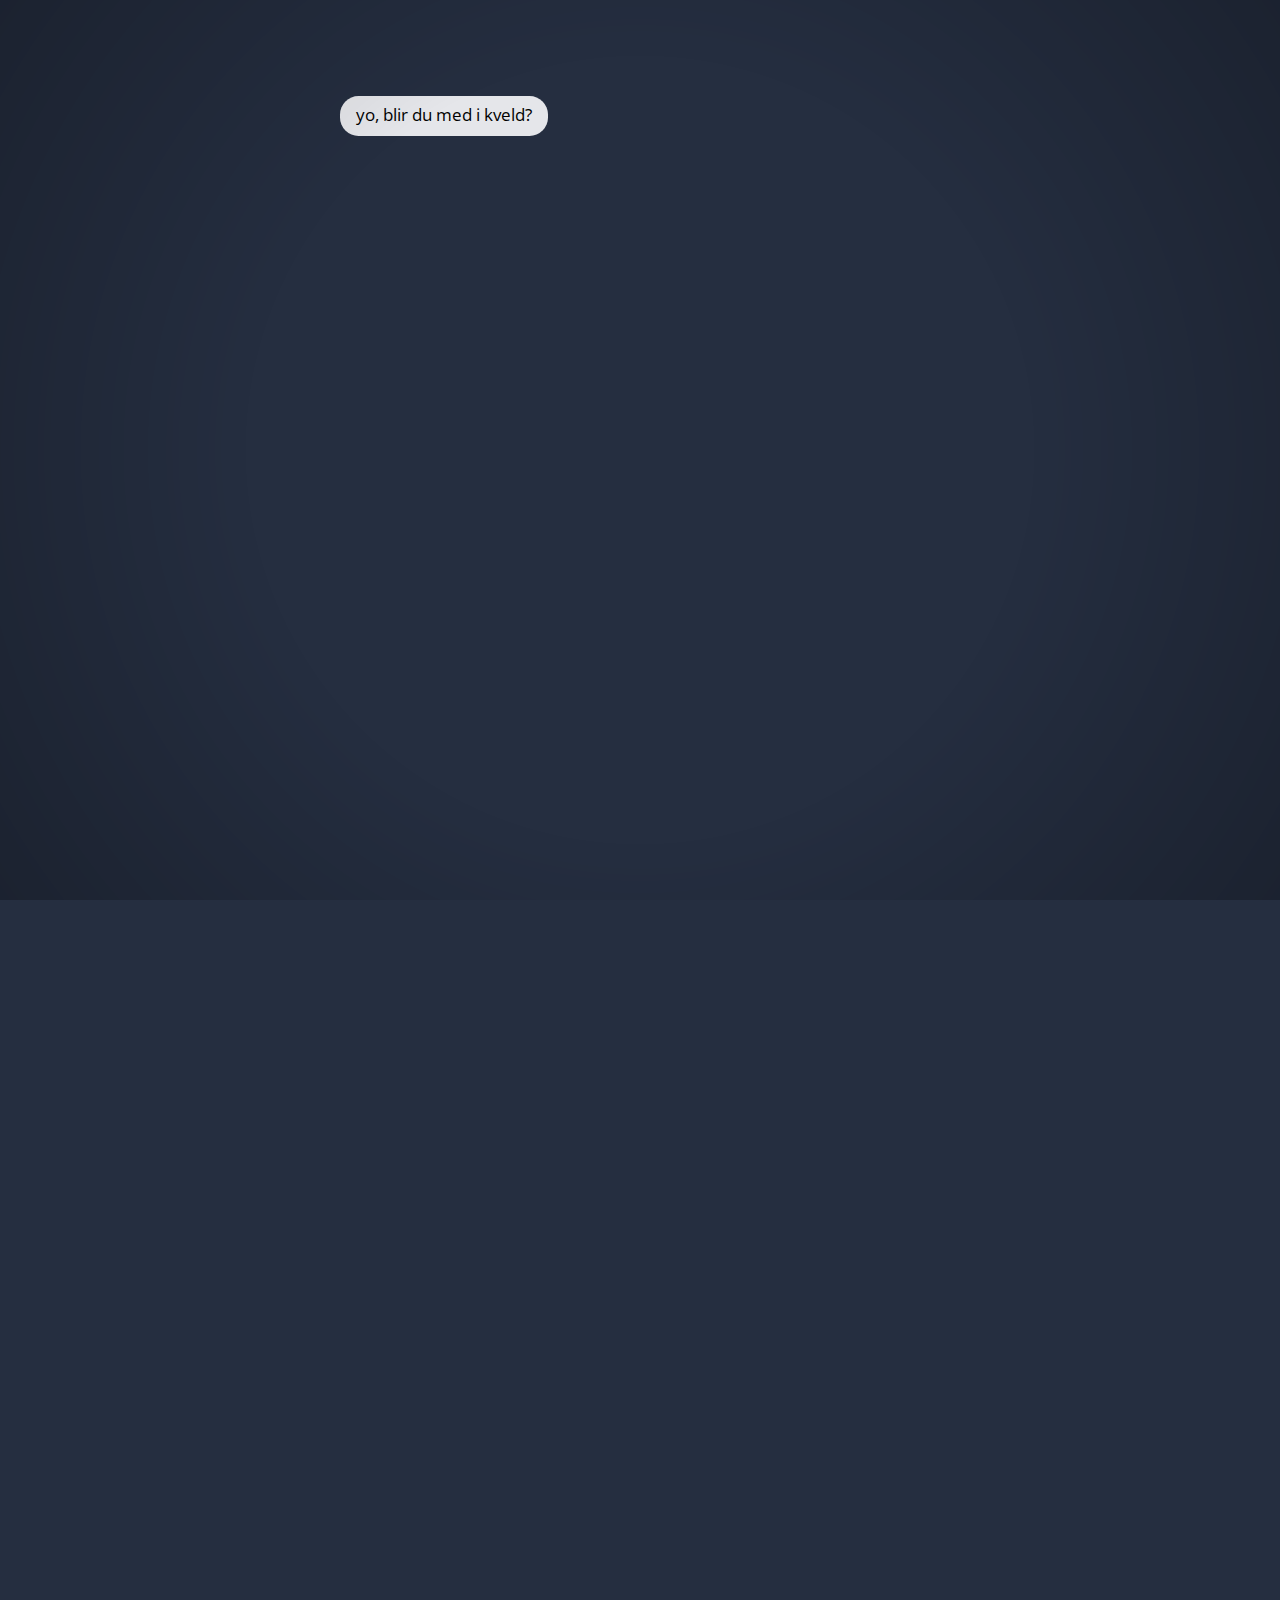
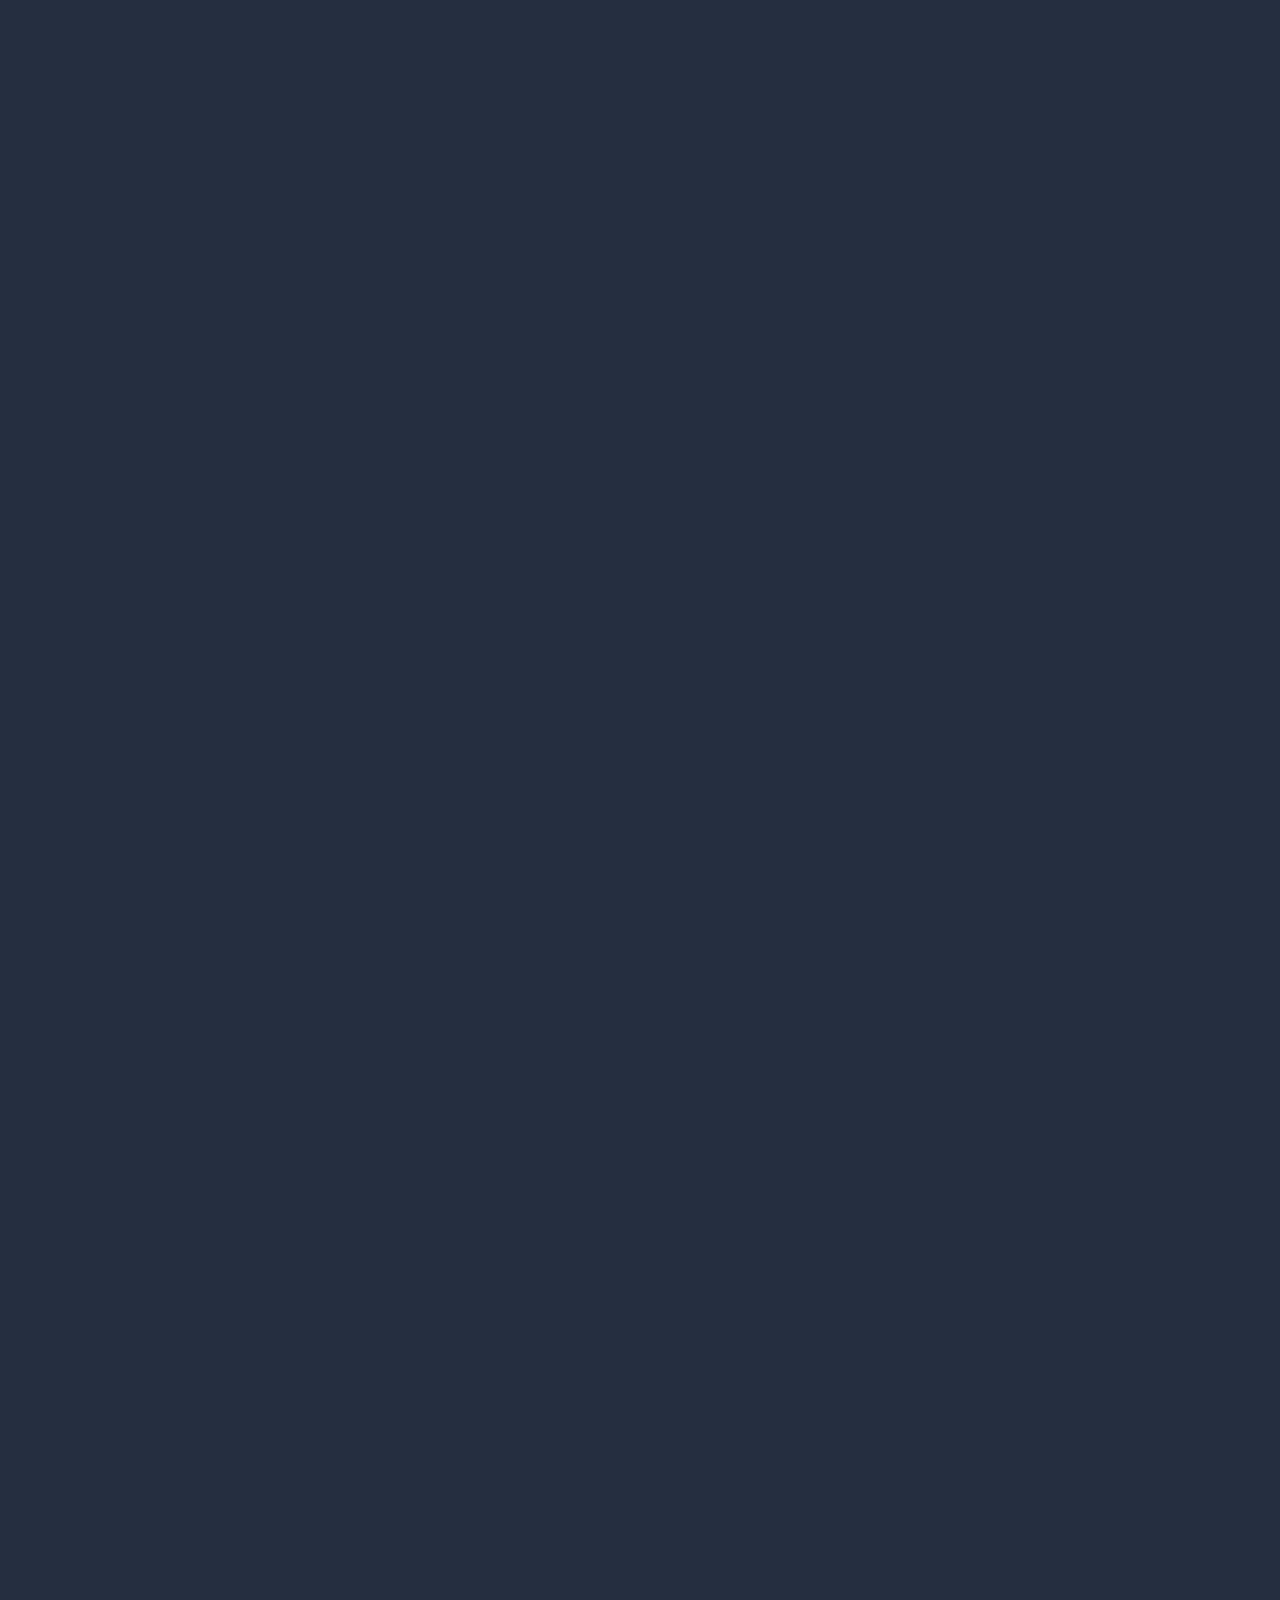
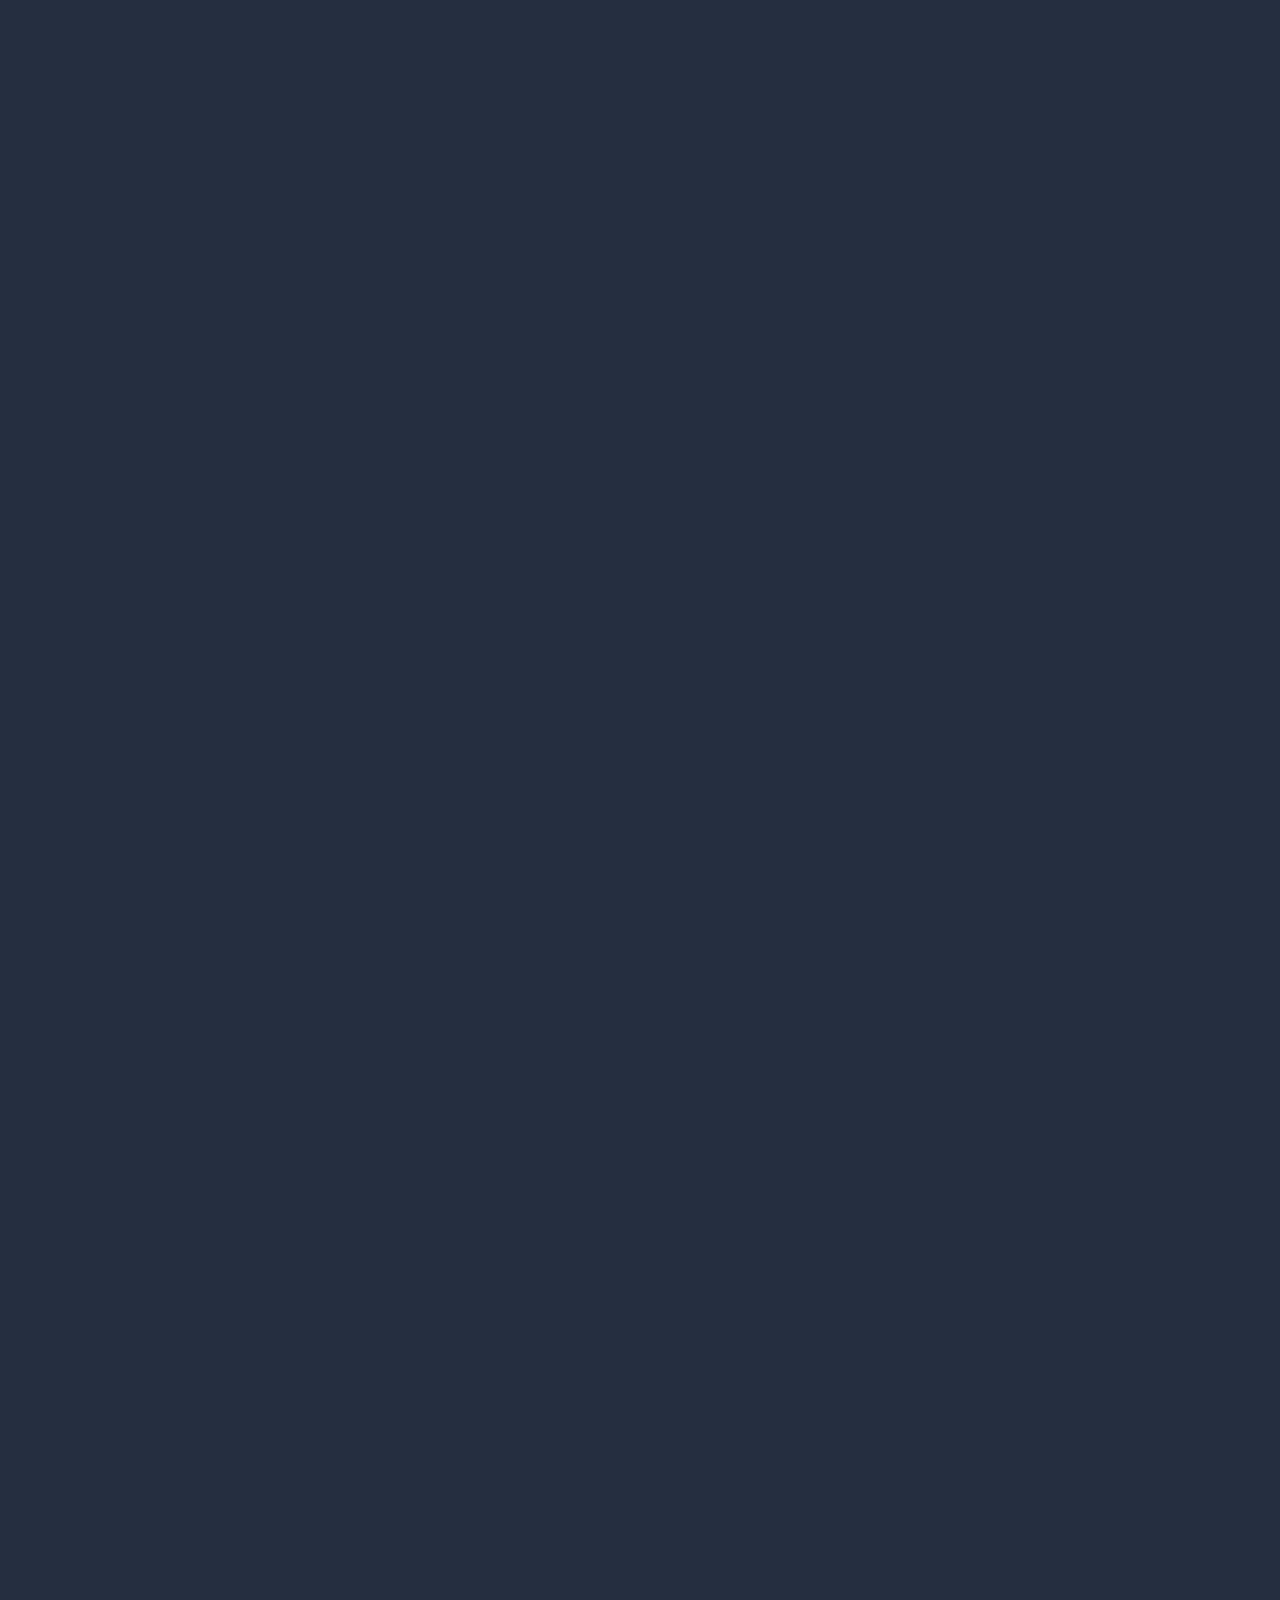
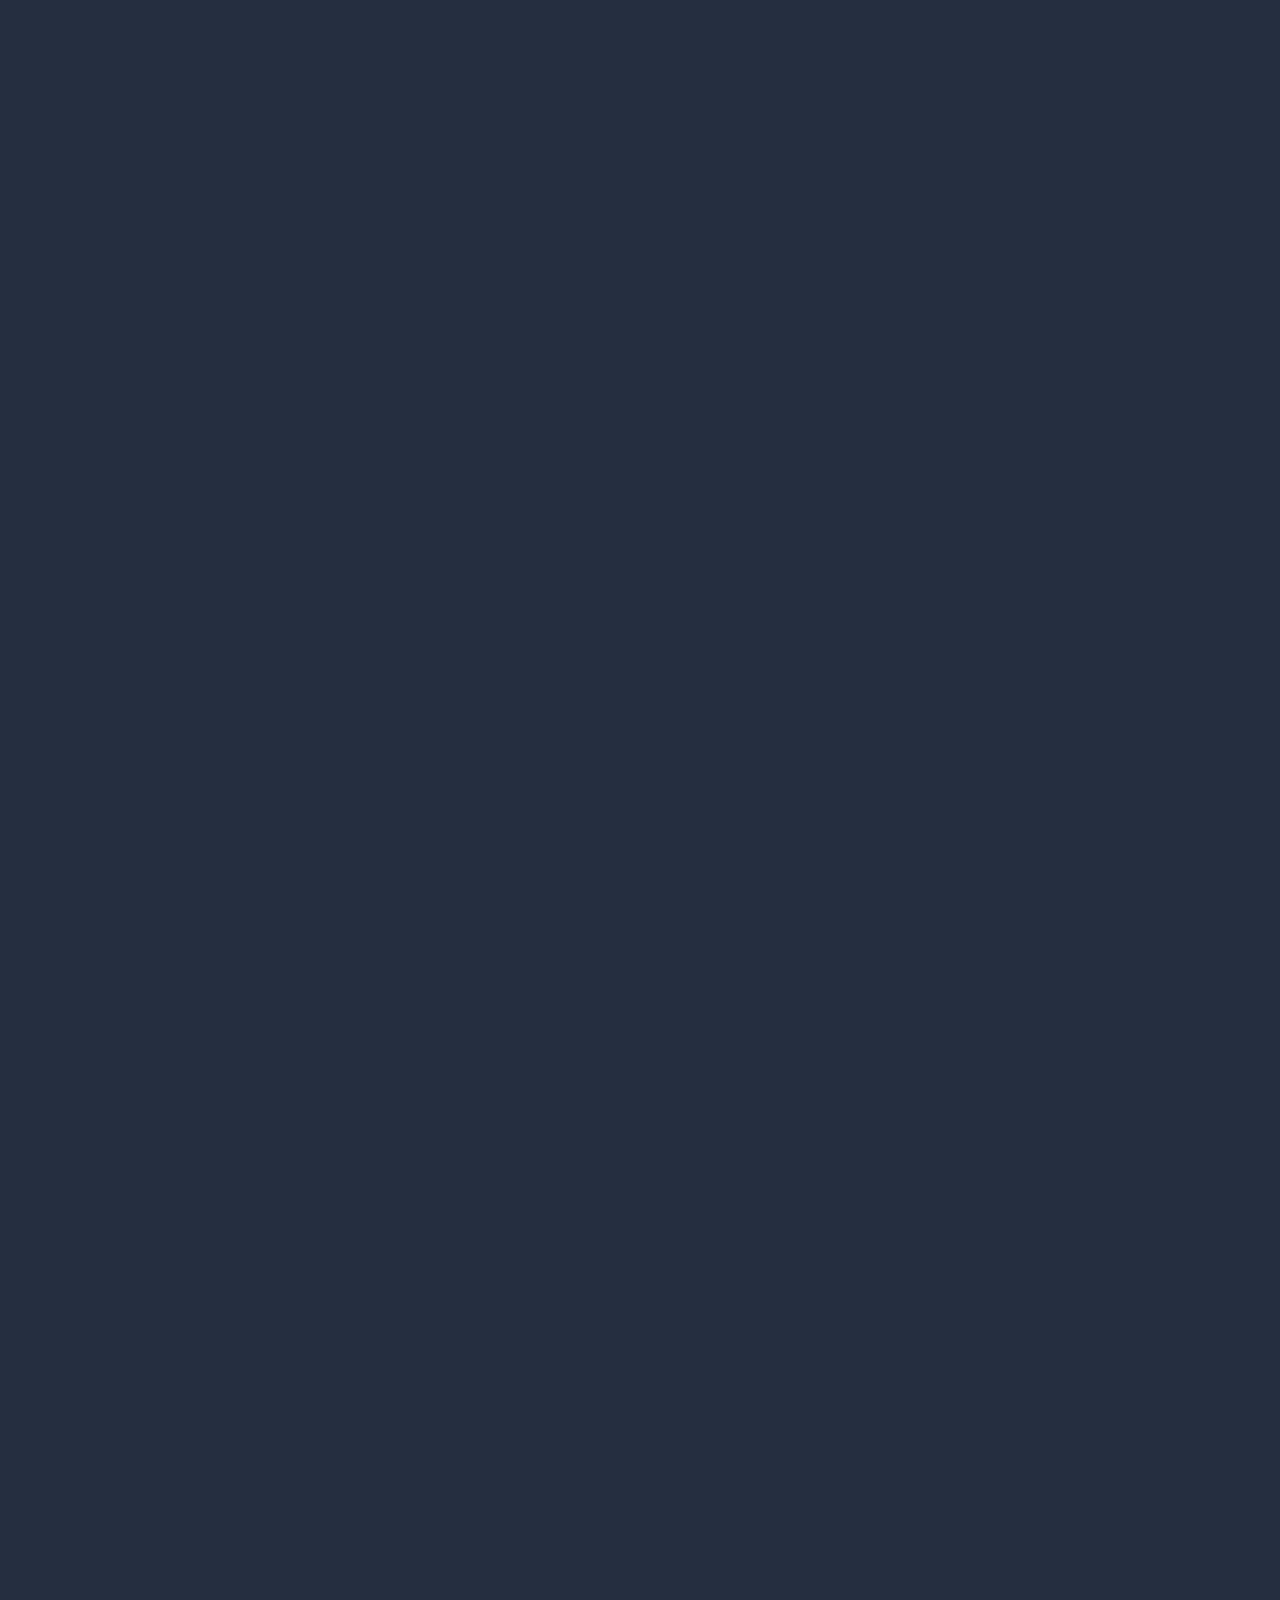
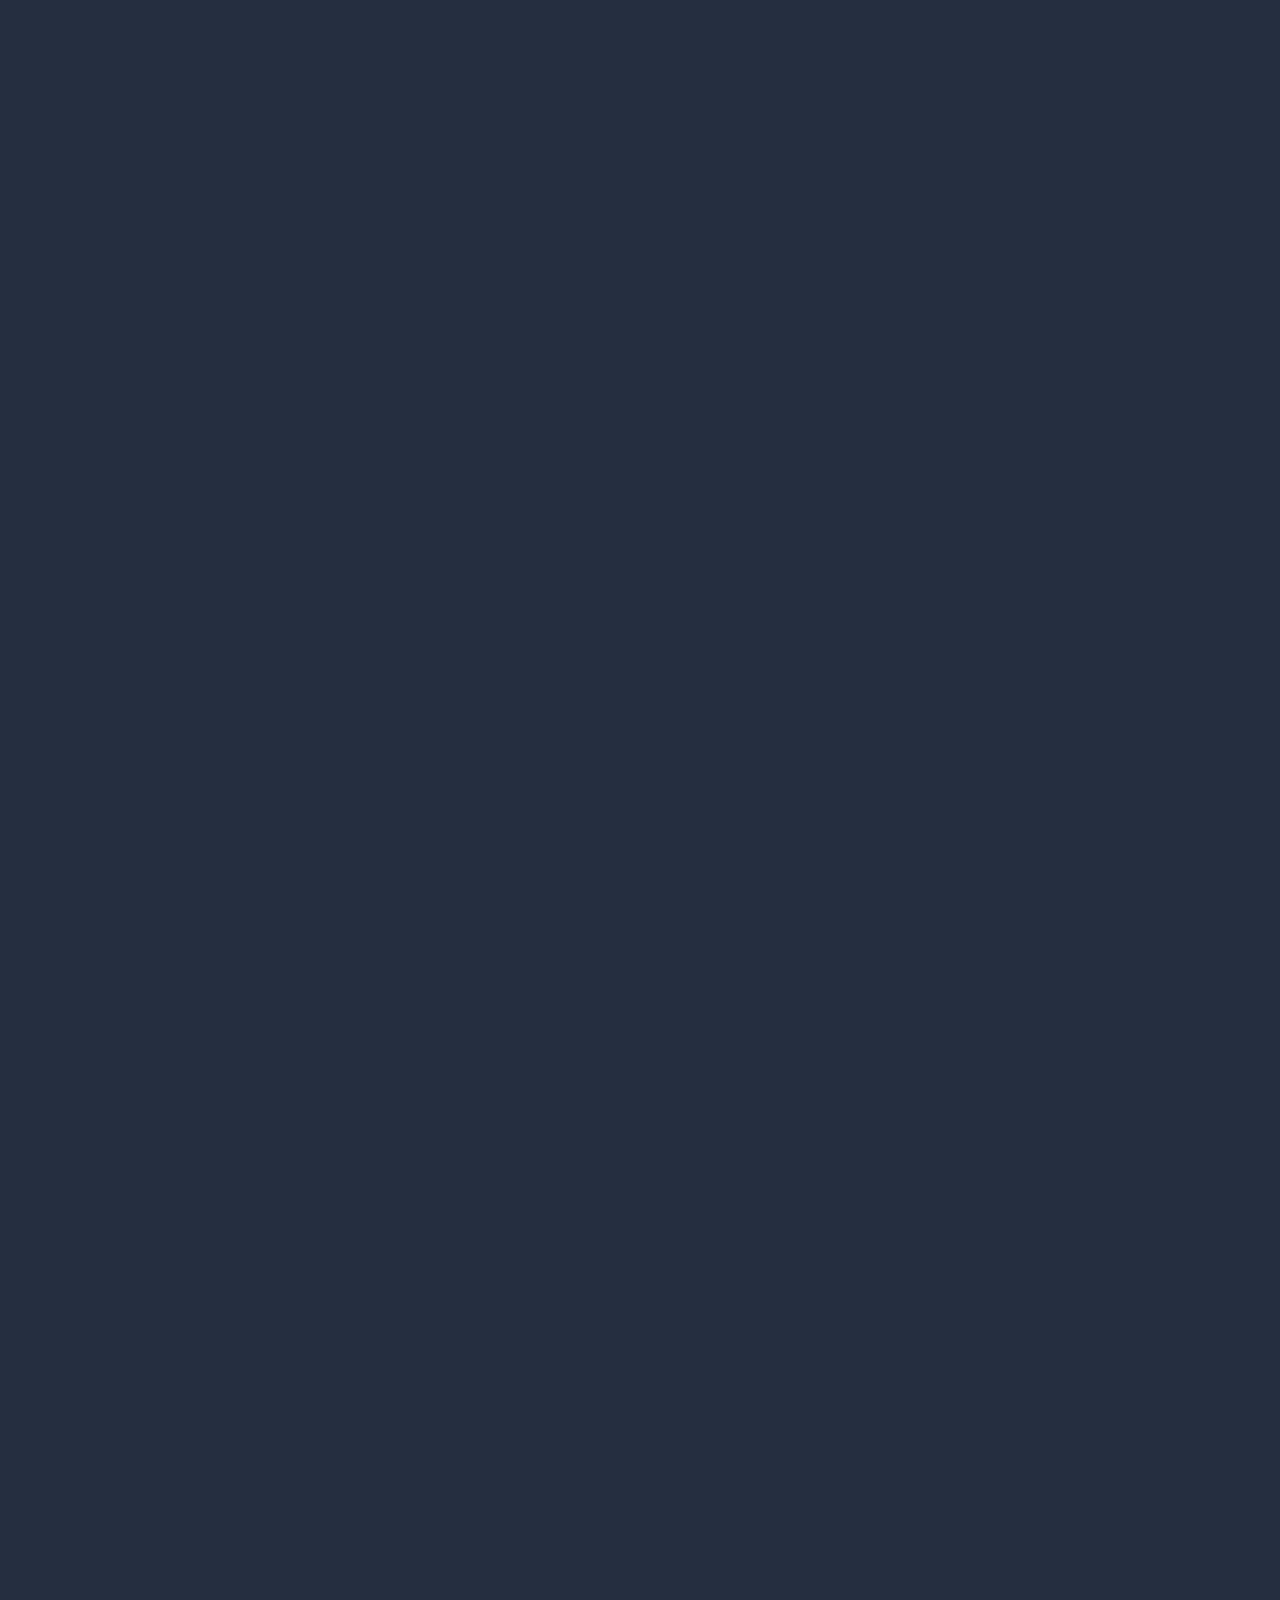
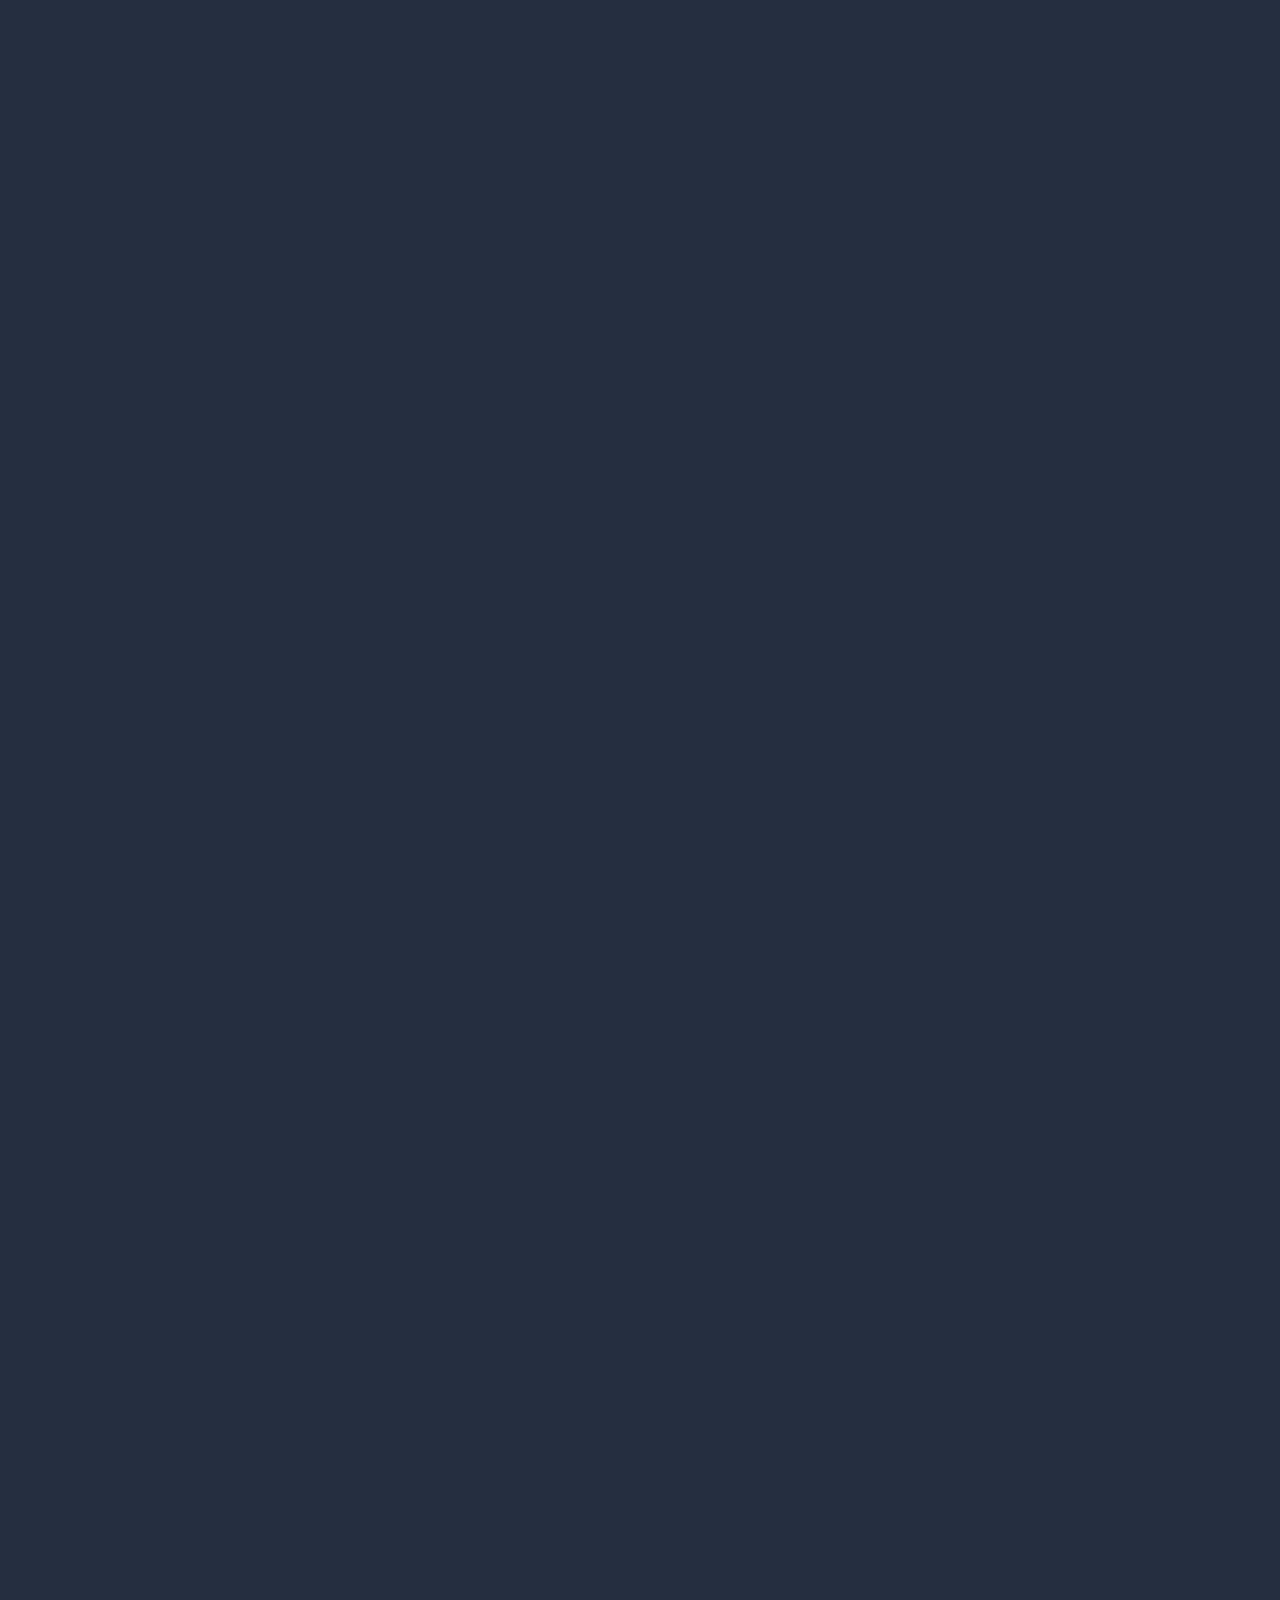
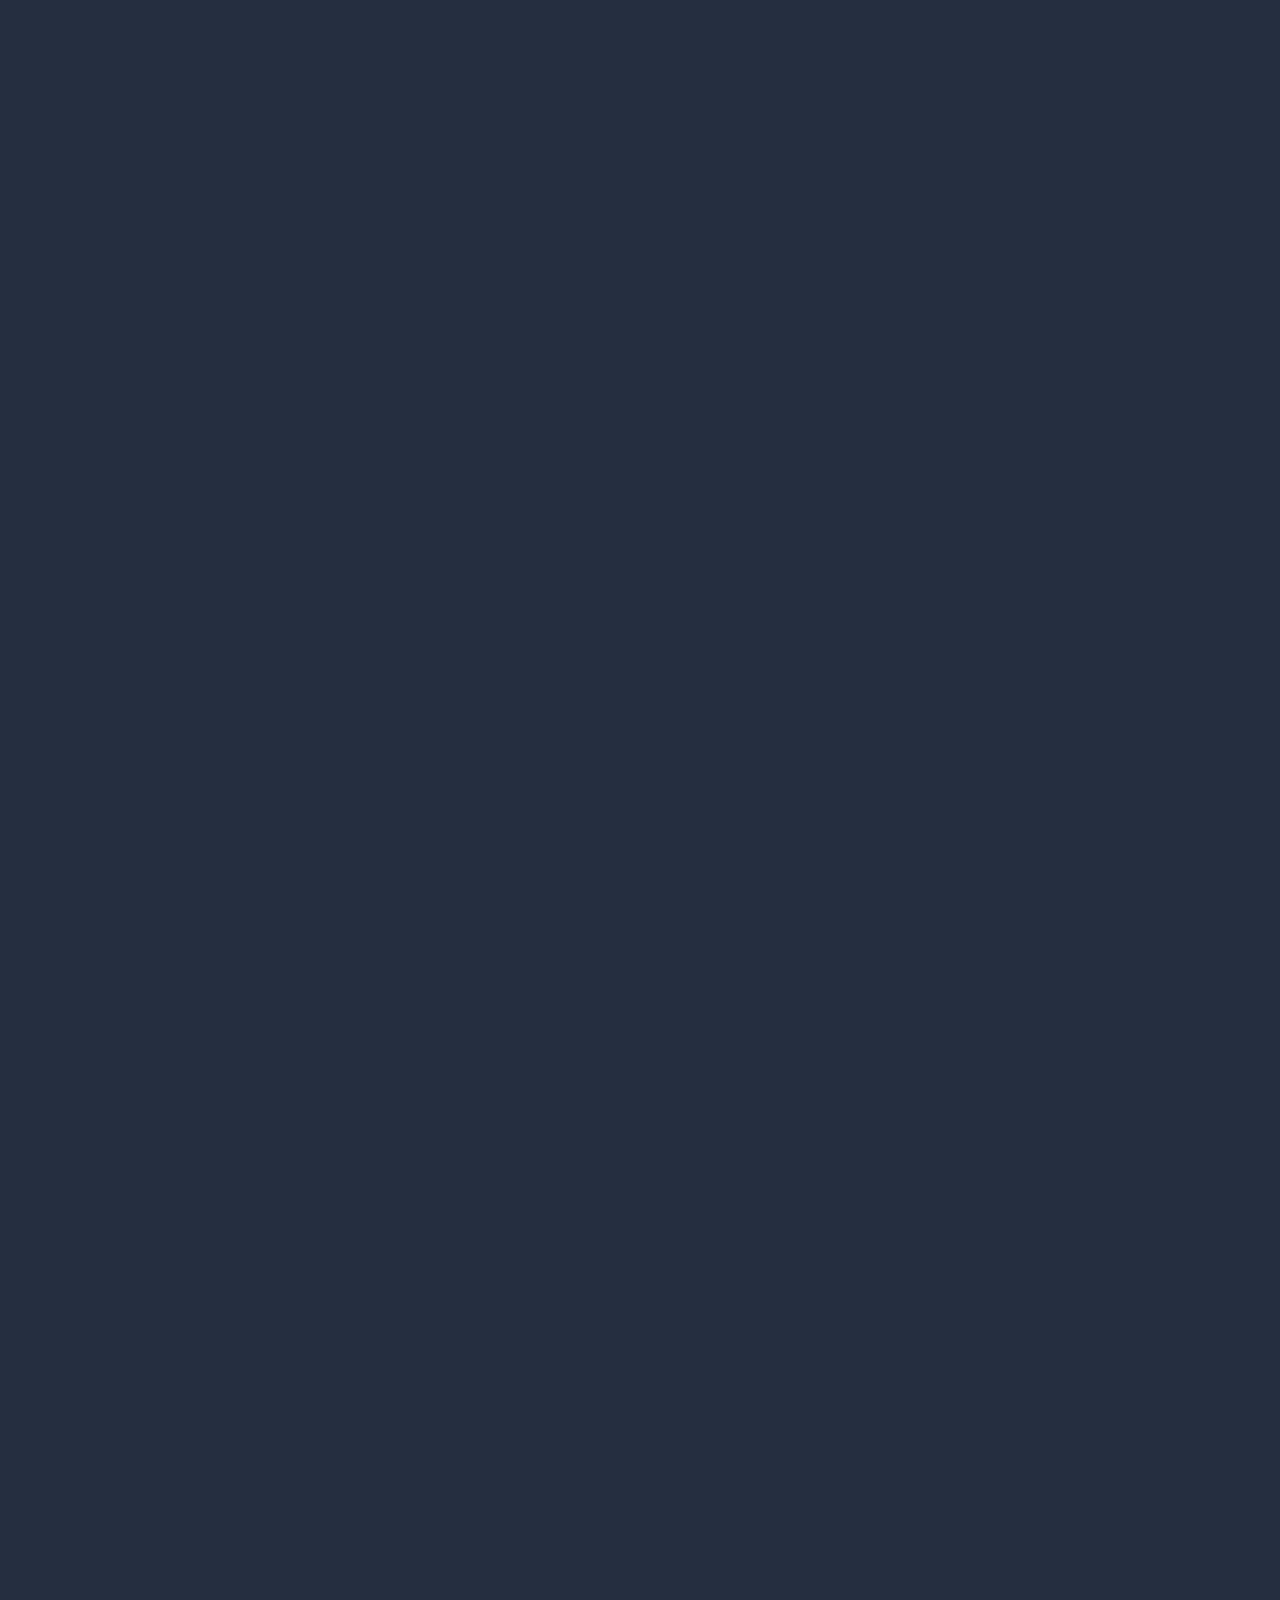
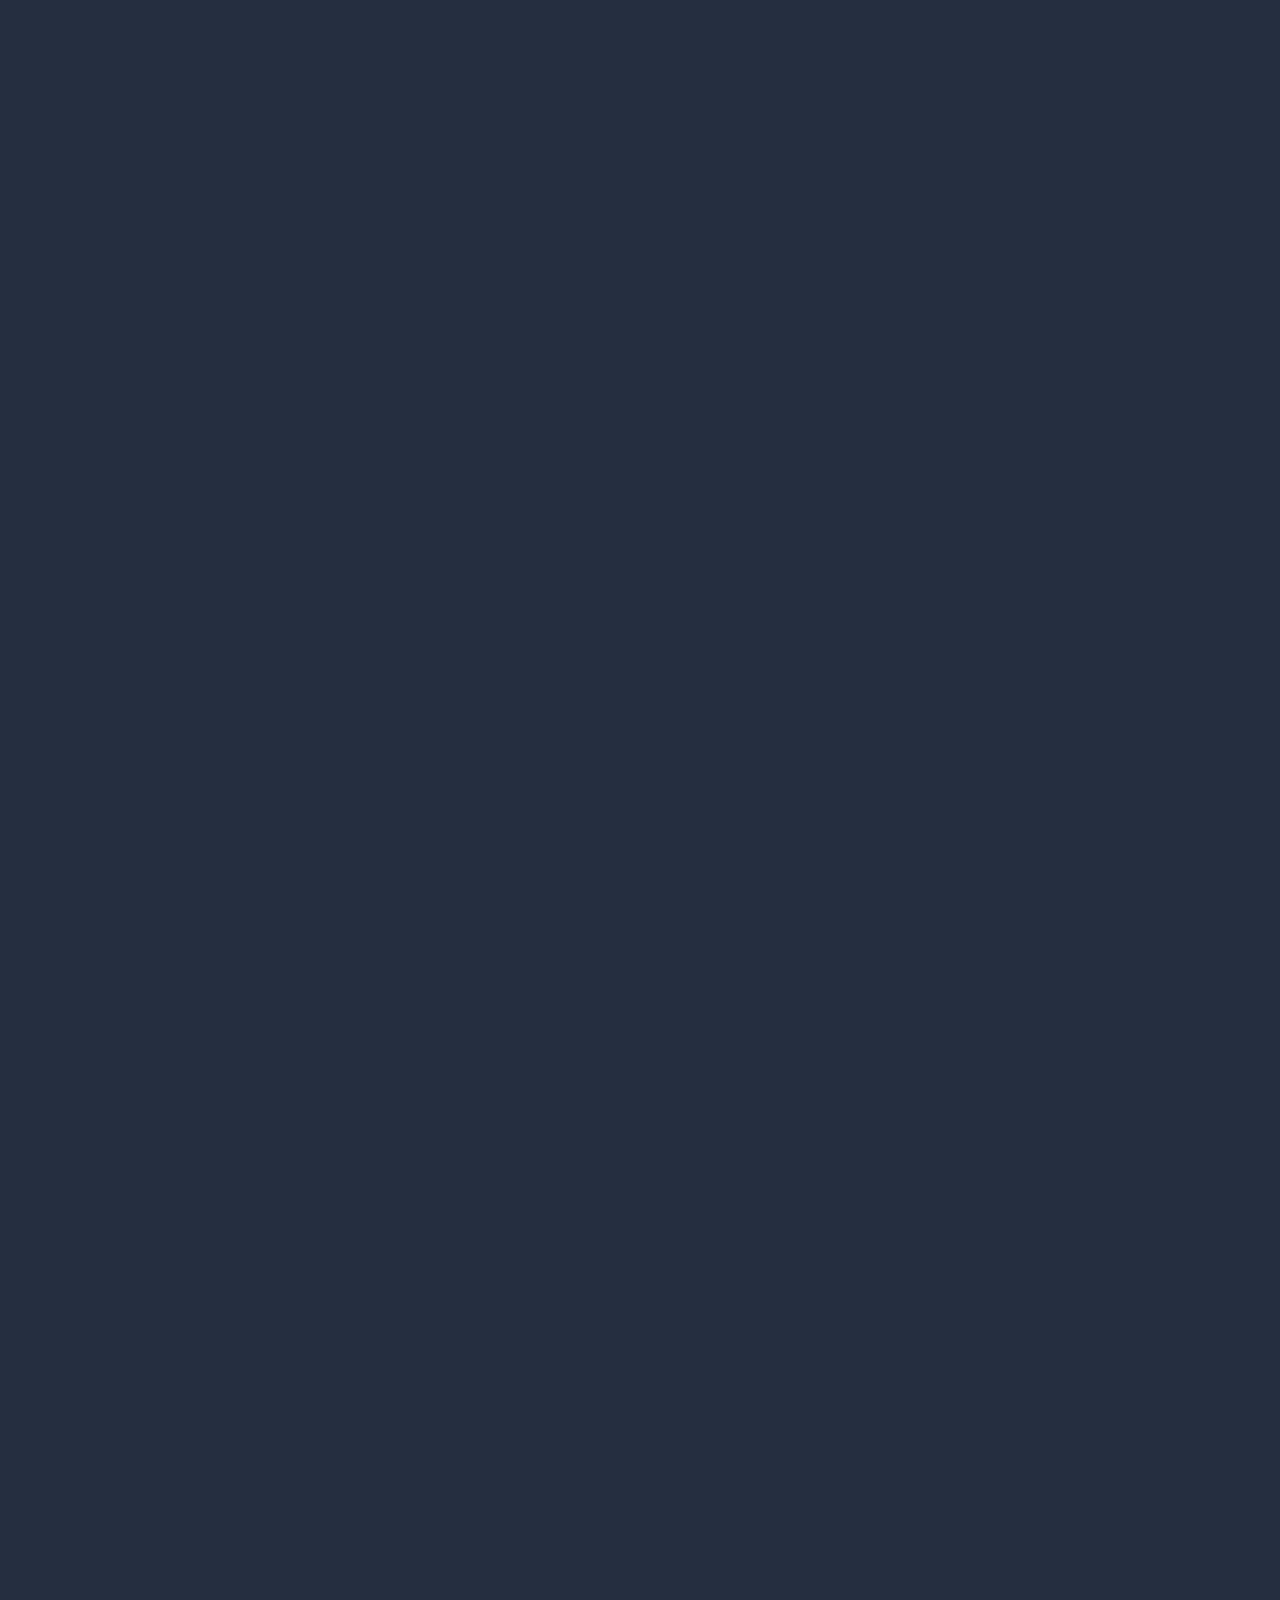
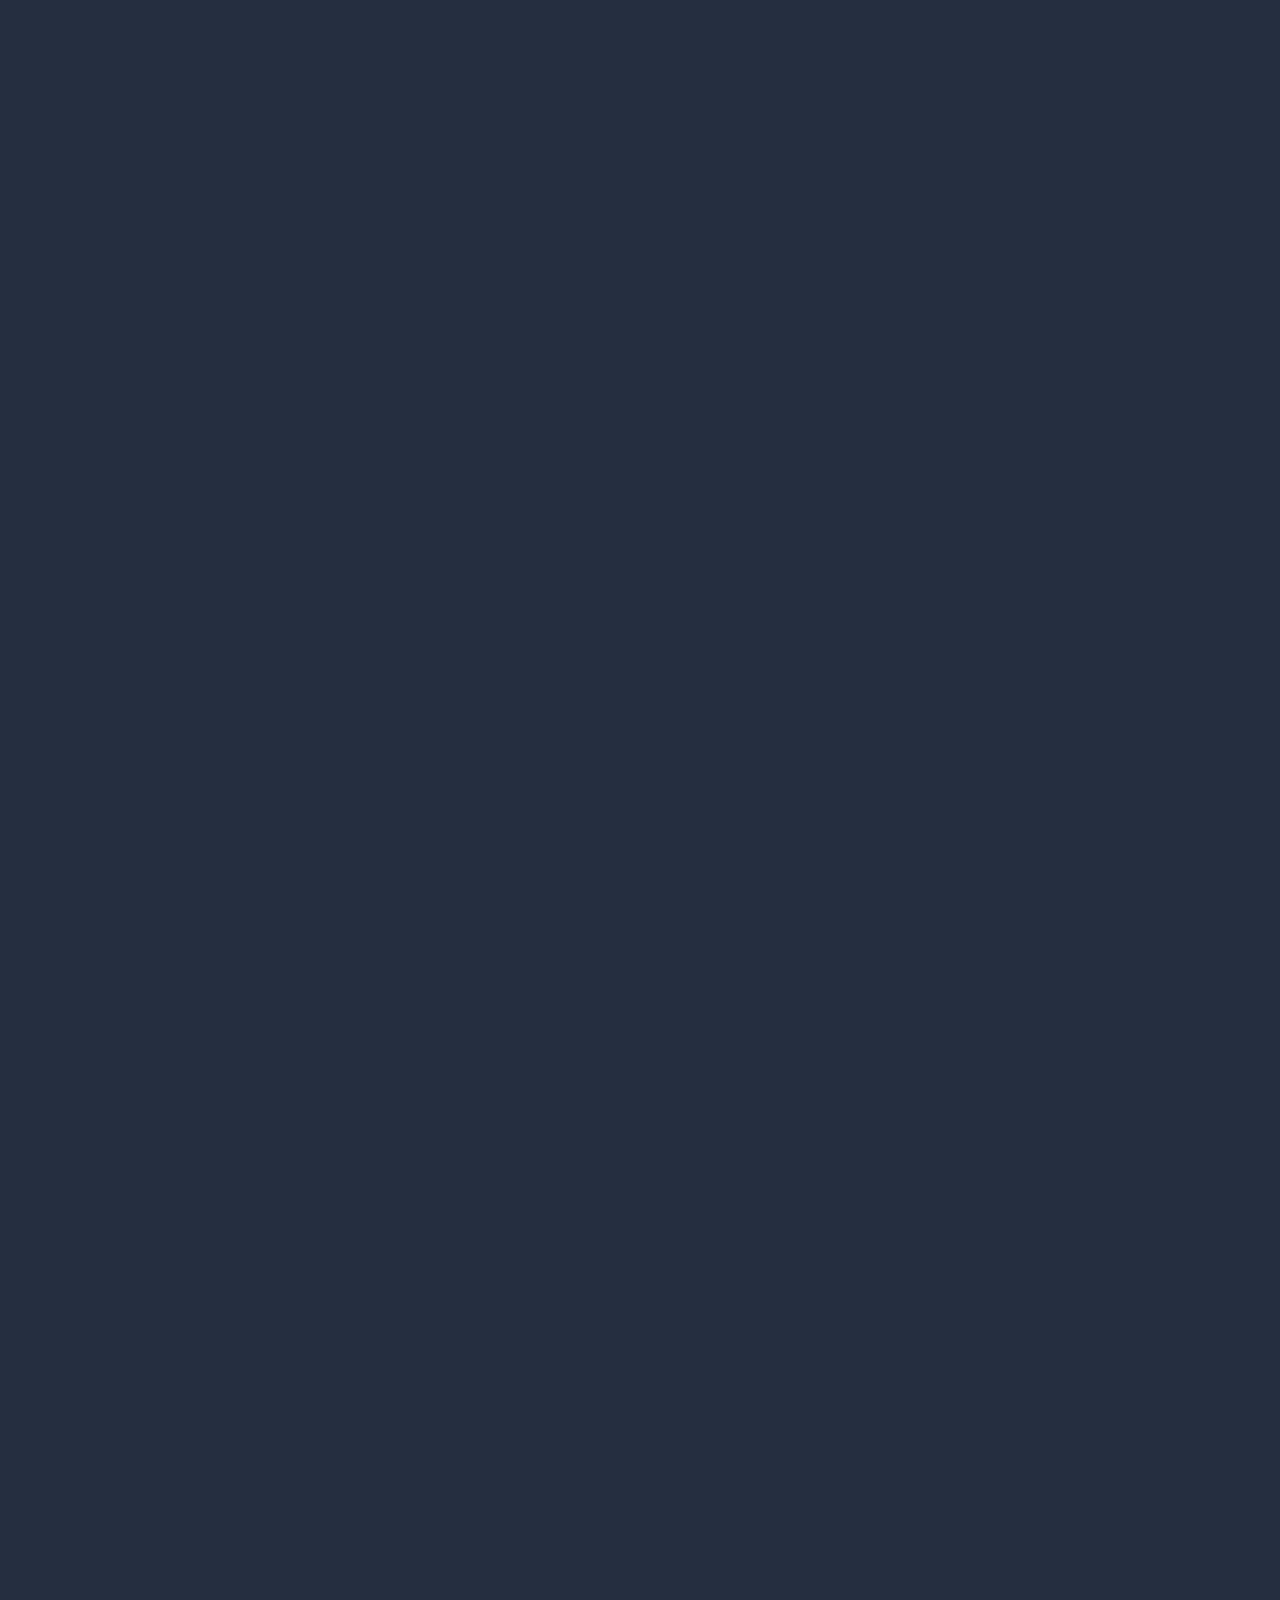
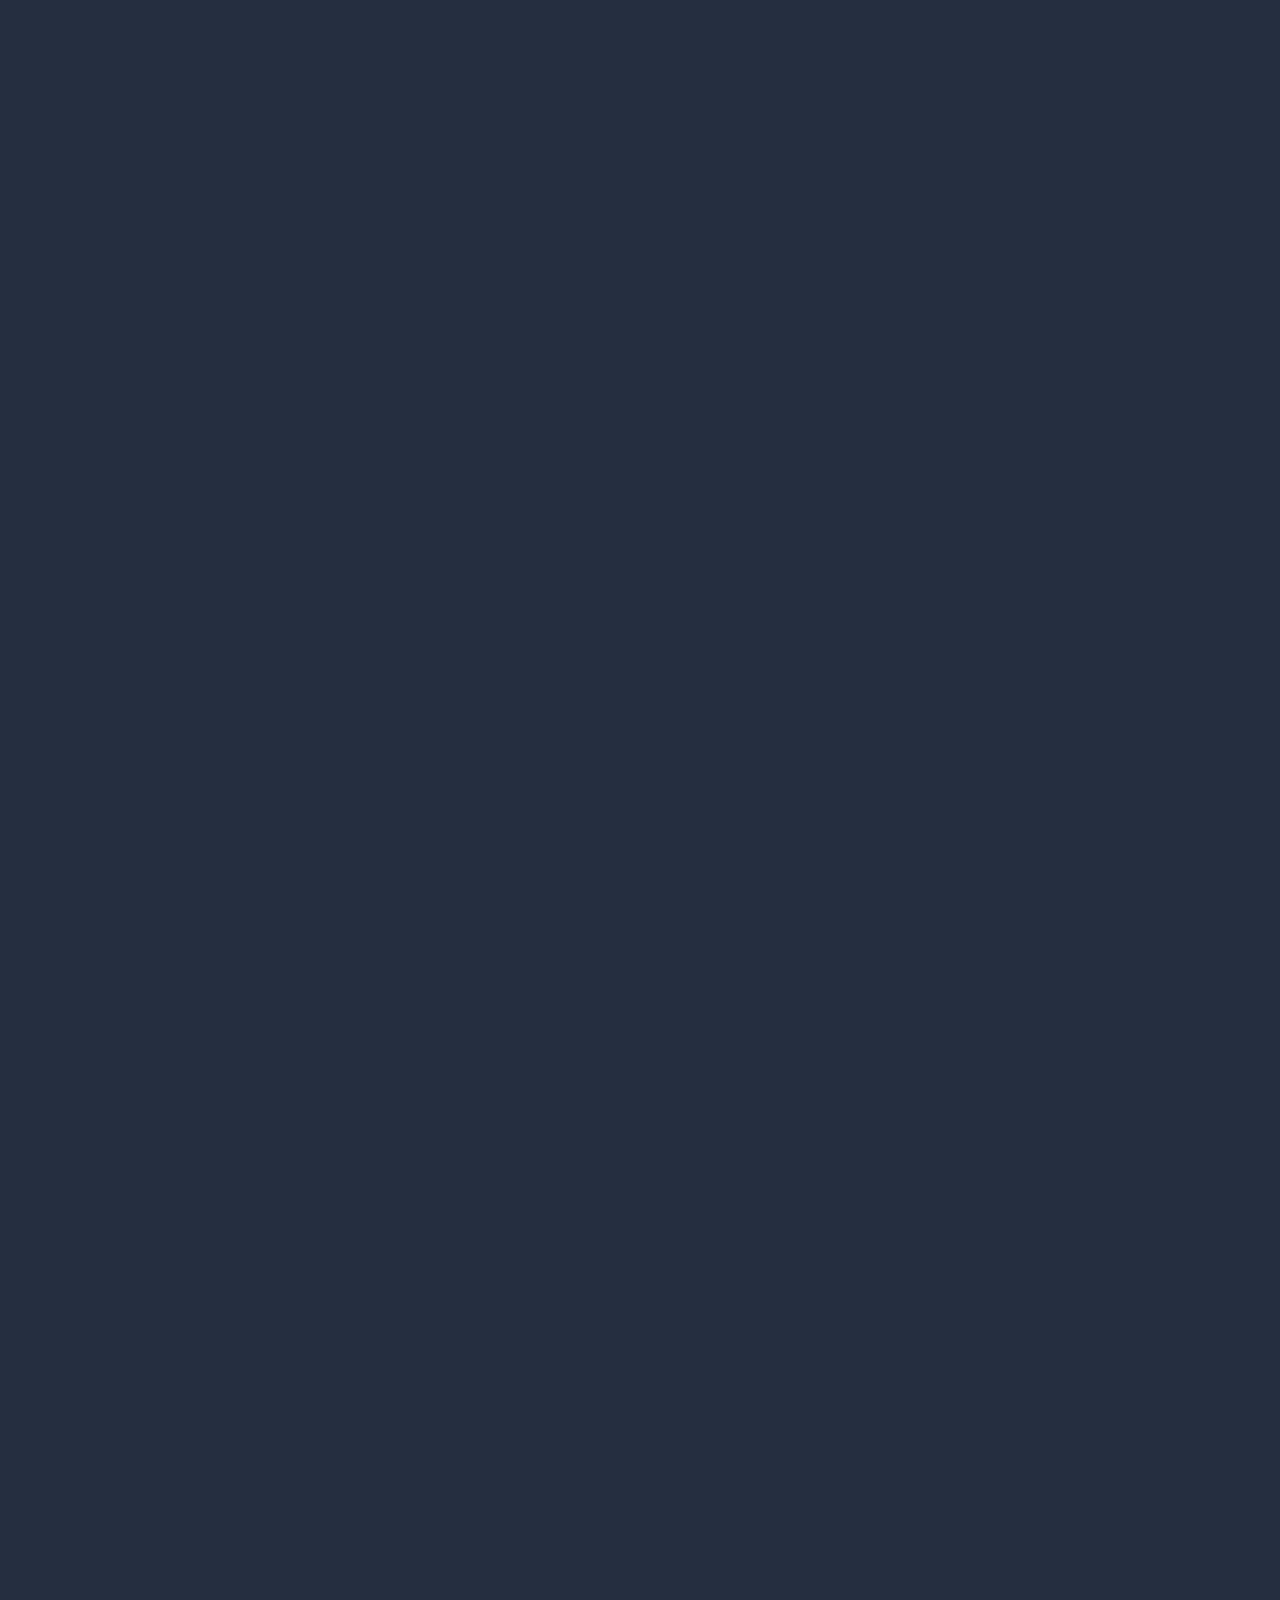
<file: korte_artikler/3/index.html>
<!DOCTYPE html>
<html lang="no">

<head>
  <meta charset="UTF-8">
  <meta name="viewport" content="width=device-width, initial-scale=1.0">
  <title>Alt begynte med én melding</title>

  <link href="https://fonts.googleapis.com/css2?family=Montserrat:wght@900&family=Open+Sans:wght@400&display=swap"
    rel="stylesheet">

  <link rel="stylesheet" href="style.css">
</head>

<body>

  <section class="chat-section">
    <div class="message jonas">yo, blir du med i kveld?</div>
    <div class="message me">vet ikke ass</div>
    <div class="message jonas">brooo kom igjeeen</div>
    <div class="message me">må egentlig lese</div>
    <div class="message jonas">hahaha drit i det, du trenger pause 😂</div>
    <div class="message me">mamma klikker om jeg failer igjen</div>
    <div class="message jonas">kom igjen daa, har fått tak i noen sterke greier...</div>
  </section>

  <section class="intro">
    <h1>Alt begynte med én melding</h1>
    <p class="byline">
      <span class="name1">NILS KRISTIAN BJØRO,</span><span class="role1"> utvikling, design & reportasjeleder</span><br>
      <span class="name1">LUCAS ALEXANDER ERIKSEN KJÆR,</span><span class="role1"> design</span><br>
      <span class="name1">ISAK HANSEN BARABAD,</span><span class="role1"> journalist</span><br>
      <span class="name1">TOMASZ GAJOS,</span><span class="role1"> journalist</span>
    <p class="date1"><br>22. september 2025</p>
    </p>
    <p>
      Vi gikk på barneskolen sammen. Han var den som alltid fikk alle til å le.
      <br><br>
      Men på ungdomsskolen begynte ting å endre seg. Først var det bare litt gøy. Så ble det alvor.
      <br><br>
      Dette er historien om en gutt som prøvde å finne en pause – og nesten forsvant helt.
      <br><br>
      Personen i denne historien ønsker å være anonym. <br>Navn og samtaler er endret for å beskytte de involverte.
    </p>
    <p id="advarsel"><strong>Advarsel:</strong> Denne fortellingen inneholder skildringer av rus og psykisk helse.</p>
    <section class="sound-toggle">
      <button id="enableSound" class="enable-sound">
        <img src="filer/off.png" alt="Lyd av" class="sound-icon">
        <span class="sound-text">Lyd av</span>
      </button>
    </section>
  </section>
  <audio id="toggleSound" src="filer/add.mp3" preload="auto"></audio>

  <section class="notification">
    <img src="filer/notifikasjon1.png" alt="Varsel" class="notification-img">
    <audio id="notif-sound" src="filer/notifikasjon3.mp3" preload="auto" muted></audio>
  </section>

  <section class="chat-group">
    <div class="chat-date">12. sep. 2017</div>

    <div class="chat-msg other">
      <img src="filer/profilbilde3.png" alt="Emil" class="avatar">
      <div class="bubble-wrap">
        <div class="name">Emil</div>
        <div class="bubble">haha 😂</div>

        <div class="image-wrapper">
          <img src="filer/bilde1.png" class="chat-image" alt="Meme-bilde">
          <div class="image-overlay">
            <span class="icon">+</span>
          </div>
        </div>
      </div>
    </div>

    <div class="chat-msg me">
      <div class="bubble">bruh</div>
    </div>

    <div class="chat-msg other">
      <img src="filer/profilbilde3.png" alt="Emil" class="avatar">
      <div class="bubble-wrap">
        <div class="name">Emil</div>
        <div class="bubble">😂😂</div>
      </div>
    </div>

    <div class="chat-msg me">
      <div class="bubble">joine i kveld? orker ikke mer lekser</div>
    </div>

    <div class="chat-msg other">
      <img src="filer/profilbilde1.png" alt="Sander" class="avatar">
      <div class="bubble-wrap">
        <div class="name">Sander</div>
        <div class="bubble">bruh, vi har jo fagsamtale i morgen</div>
      </div>
    </div>

    <div class="chat-msg other">
      <img src="filer/profilbilde2.png" alt="Marius" class="avatar">
      <div class="bubble-wrap">
        <div class="name">Marius</div>
        <div class="bubble">shit, det er sant. da må jeg øve</div>
      </div>
    </div>

    <div class="chat-msg me">
      <div class="bubble">kom igjen, har snakket med Jonas</div>
    </div>

    <div class="chat-msg other">
      <img src="filer/profilbilde3.png" alt="Emil" class="avatar">
      <div class="bubble-wrap">
        <div class="name">Emil</div>
        <div class="bubble">Jonas? Han fra 9C?</div>
      </div>
    </div>

    <div class="chat-msg me">
      <div class="bubble-wrap">
        <div class="bubble">ja, han har fikset noen greier</div>
        <div class="image-wrapper">
          <img src="filer/bilde2.png" class="chat-image" alt="Ølbilde">
          <div class="image-overlay">
            <span class="icon">+</span>
          </div>
        </div>
      </div>
    </div>



    <div class="chat-msg other">
      <img src="filer/profilbilde2.png" alt="Marius" class="avatar">
      <div class="bubble-wrap">
        <div class="name">Marius</div>
        <div class="bubble">dæven, mamma hadde klikket</div>
      </div>
    </div>

    <div class="chat-msg other">
      <img src="filer/profilbilde1.png" alt="Sander" class="avatar">
      <div class="bubble-wrap">
        <div class="name">Sander</div>
        <div class="bubble">👀</div>
      </div>
    </div>

    <div class="chat-msg other">
      <img src="filer/profilbilde3.png" alt="Emil" class="avatar">
      <div class="bubble-wrap">
        <div class="name">Emil</div>
        <div class="bubble">hva skal dere gjøre?</div>
      </div>
    </div>

    <div class="chat-msg me">
      <div class="bubble">vet ikke, drikke litt øl og spille xbox</div>
    </div>

    <div class="chat-msg other">
      <img src="filer/profilbilde1.png" alt="Sander" class="avatar">
      <div class="bubble-wrap">
        <div class="name">Sander</div>
        <div class="bubble">damn</div>
      </div>
    </div>

    <div class="chat-msg me">
      <div class="bubble-wrap">
        <div class="bubble">se hva Jonas sendte meg i går</div>
        <div class="video-wrapper">
          <video class="chat-video">
            <source src="filer/video1.mp4" type="video/mp4">
          </video>
          <div class="video-overlay">
            <span class="play-icon">▶</span>
          </div>
        </div>
      </div>
    </div>
    <div class="chat-msg other">
      <img src="filer/profilbilde3.png" alt="Emil" class="avatar">
      <div class="bubble-wrap">
        <div class="name">Emil</div>
        <div class="bubble">what 😳 hvor får han tak i det?</div>
      </div>
    </div>

    <div class="chat-msg me">
      <div class="bubble">vet ikke, skal kanskje prøve det</div>
    </div>
  </section>

  <section class="story-text">
    <p>
      De begynte å henge mer sammen etter skolen.<br> <br>
      Først var det uskyldig, bare noen øl og litt Xbox.<br> <br>
      Så kom rusen.<br> <br>
      For ham ble det en pause fra alt: presset hjemme, forventningene, karakterene som sank.<br> <br>
      Skolen ble tyngre, og det som startet som litt gøy, begynte å ta over.
    </p>
  </section>

  <section class="notification-section second">
    <img src="filer/notifikasjon2.png" alt="Varsel" class="notification-img">
    <audio id="notifSound2" src="filer/notifikasjon4.mp3" preload="auto" muted></audio>
  </section>

  <section class="grade-section">
    <div class="grade-card">
      <h2><strong>MAT1011</strong> – Kapittelprøve Algebra</h2>
      <p class="date">Vurdert 12. september 2017 18:39</p>

      <div class="grade-box">2 -</div>

      <h3>Tilbakemelding</h3>
      <p>
        Du har vist at du kan noen grunnleggende regler, men mangler forståelse når oppgavene blir mer sammensatte.
        Flere slurvefeil trekker karakteren ned.
      </p>
      <p>
        Totalt sett akkurat nok til å bestå, men du må øve mer for å komme opp på et stabilt nivå.
      </p>
    </div>
  </section>

  <section class="story-text second">
    <p>
      Han stirret på skjermen lenge.<br><br>
      2 minus.<br><br>
      Han visste hva som kom til å skje hjemme.<br><br>
      Det var ikke lenger bare skolen som føltes tung, alt gjorde det.
    </p>
  </section>

  <section class="notification-section third">
    <img src="filer/notifikasjon3.png" alt="Varsel" class="notification-img">
    <audio id="notifSound3" src="filer/notifikasjon.mp3" preload="auto"></audio>
  </section>

  <section class="mom-section">
    <div class="mom-message jonas">hei, jeg var innom itslearning i dag</div>
    <div class="mom-message me">hvorfor</div>
    <div class="mom-message jonas">så at du fikk 2– på matteprøven</div>
    <div class="mom-message me">ja</div>
    <div class="mom-message jonas">hva skjedde? du sa du hadde øvd</div>
    <div class="mom-message me">jeg gjorde det, men det gikk dritdårlig tydeligvis</div>
    <div class="mom-message jonas">du må jobbe mer jevnt, ikke bare dagen før</div>
    <div class="mom-message me">jeg prøvde mamma</div>
    <div class="mom-message jonas">jeg vet, men du må legge inn mer tid. snakket med pappa også</div>
    <div class="mom-message me">orker ikke snakke om det nå</div>
    <div class="mom-message jonas">greit, men vi må finne en løsning. vi kan se på oppgavene sammen i helga og finne ut
      av det. vil du at vi skal finne en som kan hjelpe deg med matten?</div>
    <div class="mom-message me">nei, jeg har sagt at jeg ikke vil det</div>
    <div class="mom-message jonas">ok. men vi må gjøre noe. det blir bare vanskeligere på videregående</div>
    <div class="mom-message me">ja</div>
  </section>

  <section class="notification-section fourth">
    <img src="filer/notifikasjon4.png" alt="Varsel" class="notification-img">
    <audio id="notifSound4" src="filer/notifikasjon.mp3" preload="auto"></audio>
  </section>

  <section class="dad-section">
    <div class="dad-message jonas">Er du snart hjemme?</div>
    <div class="dad-message me">nei, kommer hjem senere i dag</div>
    <div class="dad-message jonas">mamma sa du fikk 2– i matte</div>
    <div class="dad-message me">ja</div>
    <div class="dad-message jonas">hva skjedde? du hadde øvd, sa du</div>
    <div class="dad-message me">vet ikke, det bare gikk dårlig</div>
    <div class="dad-message jonas">du må ta det mer seriøst. 2– er for lavt</div>
    <div class="dad-message me">jeg prøvde jo</div>
    <div class="dad-message jonas">prøvde er ikke alltid nok</div>
    <div class="dad-message me">ja</div>
    <div class="dad-message jonas">du må finne ut hva som ikke funker. kanskje snakke med læreren?</div>
    <div class="dad-message me">ok</div>
    <div class="dad-message jonas">vi snakkes når du kommer hjem</div>
  </section>

  <section class="story-text third">
    <p>
      Han la fra seg mobilen.<br><br>
      Det føltes som alt han gjorde ble feil.<br><br>
      Hos Jonas var det annerledes.<br>
      Der var det aldri mas, aldri press.<br>
      Bare stillhet – og rusen som gjorde alt borte for en stund.
    </p>
  </section>

  <section class="snapchat-section">
    <div class="snapchat-date">2. oktober 2017</div>

    <div class="snap-msg jonas">
      <span class="name">JONAS</span>
      <p>yoo, møtes i morgen også?</p>
    </div>

    <div class="snap-msg me">
      <span class="name">MEG</span>
      <p>ja seff</p>
    </div>

    <div class="snap-msg jonas">
      <span class="name">JONAS</span>
      <p>det var dritlææættis i går 😂</p>
    </div>

    <div class="snap-msg me">
      <span class="name">MEG</span>
      <p>hahah ja, har du mer?</p>
    </div>

    <div class="snap-msg jonas">
      <span class="name">JONAS</span>
      <p>ofc bro, men har fått tak i noe annet</p>
    </div>

    <div class="snap-msg me">
      <span class="name">MEG</span>
      <p>hva da</p>
    </div>

    <div class="snap-msg jonas">
      <span class="name">JONAS</span>

      <div class="snap-body">
        <p id="snaptekst">en kompis på videregående har skaffa meg kontakter. han selger noe enda sjukere</p>

        <div class="image-wrapper snapbilde">
          <img src="filer/bilde3.png" alt="Snap-bilde" class="chat-image snapbilde">
          <div class="image-overlay"><span class="icon">+</span></div>
        </div>
      </div>
    </div>

    <div class="snap-msg jonas">
      <span class="name">JONAS</span>
      <p>du får en helt annen opplevelse</p>
    </div>

    <div class="snap-msg me">
      <span class="name">MEG</span>
      <p>shit ja, kanskje jeg skal prøve det</p>
    </div>

    <div class="snap-msg jonas">
      <span class="name">JONAS</span>
      <p>ja, han sier det er syke greier</p>
    </div>

    <div class="snap-msg me">
      <span class="name">MEG</span>
      <p>er du sikker på at det er safe?</p>
    </div>

    <div class="snap-msg jonas">
      <span class="name">JONAS</span>
      <p>ja han sier det er safe 😎</p>
    </div>

    <div class="snap-msg me">
      <span class="name">MEG</span>
      <p>kjøør!</p>
    </div>
  </section>

  <section class="story-text fourth">
    <p>
      Etter hvert hang de sammen oftere.<br><br>
      Skolen, kveldene, helgene – alt begynte å handle om Jonas. De begynte å eksperimentere med nye ting.<br><br>
      Han følte seg fri der.<br>
      Endelig noen som ikke dømte ham.
    </p>
  </section>

  <section class="gallery-section">
    <div class="carousel" aria-label="Bildegalleri">
      <button class="nav prev" aria-label="Forrige bilde">‹</button>

      <div class="viewport">
        <div class="track">
          <div class="slide">
            <img src="filer/bilde4.png" alt="Bilde 1">
            <p class="slide-caption">Et av øyeblikkene der han satt alene og prøvde å koble av fra alt.</p>
          </div>

          <div class="slide">
            <img src="filer/bilde5.png" alt="Bilde 2">
            <p class="slide-caption">Xbox etter skolen var gøy i starten, men med tiden tok andre ting over.</p>
          </div>

          <div class="slide">
            <img src="filer/bilde6.png" alt="Bilde 3">
            <p class="slide-caption">Sammen begynte de å utforske ting de egentlig visste lite om.</p>
          </div>

          <div class="slide">
            <img src="filer/bilde7.png" alt="Bilde 4">
            <p class="slide-caption">For ham føltes det som frihet. For Jonas ble det starten på noe mye mørkere.</p>
          </div>
        </div>
      </div>

      <button class="nav next" aria-label="Neste bilde">›</button>
    </div>

    <div class="dots" role="tablist" aria-label="Bildeindekser">
      <button class="dot active" aria-label="Gå til bilde 1" role="tab"></button>
      <button class="dot" aria-label="Gå til bilde 2" role="tab"></button>
      <button class="dot" aria-label="Gå til bilde 3" role="tab"></button>
      <button class="dot" aria-label="Gå til bilde 4" role="tab"></button>
    </div>
  </section>

  <section class="story-text fifth">
    <p>
      Over tid begynte ting å forandre seg.<br><br>
      Jonas svarte sjeldnere.<br>
      Når de møttes, virket han fjern, som om han ikke helt var der lenger.<br><br>
      Han sa det gikk fint.<br>
      Men alle kunne se at det ikke stemte.
    </p>
  </section>

  <section class="notification-section fifth">
    <img src="filer/notifikasjon1.png" alt="Varsel" class="notification-img">
    <audio id="notifSound5" src="filer/notifikasjon3.mp3" preload="auto" muted></audio>
  </section>

  <section class="chat-group second">
    <div class="chat-date">6. mars 2018</div>

    <div class="chat-msg me">
      <div class="bubble">se her</div>
      <div class="image-wrapper">
        <img src="filer/bilde8.png" class="chat-image" alt="Snap-bilde">
        <div class="image-overlay">
          <span class="icon">+</span>
        </div>
      </div>
    </div>

    <div class="chat-msg other">
      <img src="filer/profilbilde3.png" alt="Emil" class="avatar">
      <div class="bubble-wrap">
        <div class="name">Emil</div>
        <div class="bubble">bro 😭</div>
      </div>
    </div>

    <div class="chat-msg other">
      <img src="filer/profilbilde1.png" alt="Sander" class="avatar">
      <div class="bubble-wrap">
        <div class="name">Sander</div>
        <div class="bubble">du tuller, det er mandag?? 😳</div>
      </div>
    </div>

    <div class="chat-msg me">
      <div class="bubble">naah</div>
    </div>

    <div class="chat-msg other">
      <img src="filer/profilbilde2.png" alt="Marius" class="avatar">
      <div class="bubble-wrap">
        <div class="name">Marius</div>
        <div class="bubble">det der er ikke lurt ass</div>
      </div>
    </div>

    <div class="chat-msg me">
      <div class="bubble">chill, det er ikke farlig</div>
    </div>

    <div class="chat-msg other">
      <img src="filer/profilbilde3.png" alt="Emil" class="avatar">
      <div class="bubble-wrap">
        <div class="name">Emil</div>
        <div class="bubble">du har hengt for mye med Jonas 😂</div>
      </div>
    </div>

    <div class="chat-msg me">
      <div class="bubble">haha, kanskje</div>
    </div>

    <div class="chat-msg other">
      <img src="filer/profilbilde1.png" alt="Sander" class="avatar">
      <div class="bubble-wrap">
        <div class="name">Sander</div>
        <div class="bubble">har du snakka med han eller?</div>
      </div>
    </div>

    <div class="chat-msg me">
      <div class="bubble">ja, litt</div>
    </div>

    <div class="chat-msg other">
      <img src="filer/profilbilde1.png" alt="Sander" class="avatar">
      <div class="bubble-wrap">
        <div class="name">Sander</div>
        <div class="bubble">hva skjer egentlig med han?</div>
      </div>
    </div>

    <div class="chat-msg me">
      <div class="bubble">vet ikke helt, han sier det går greit</div>
    </div>

    <div class="chat-msg other">
      <img src="filer/profilbilde3.png" alt="Emil" class="avatar">
      <div class="bubble-wrap">
        <div class="name">Emil</div>
        <div class="bubble">var ikke han på sånn behandling igjen?</div>
      </div>
    </div>

    <div class="chat-msg other">
      <img src="filer/profilbilde1.png" alt="Sander" class="avatar">
      <div class="bubble-wrap">
        <div class="name">Sander</div>
        <div class="bubble">jo, men de slapp han ut igjen fort, som vanlig 😭</div>
      </div>
    </div>

    <div class="chat-msg other">
      <img src="filer/profilbilde2.png" alt="Marius" class="avatar">
      <div class="bubble-wrap">
        <div class="name">Marius</div>
        <div class="bubble">de lar han bare gå, helt sykt</div>
      </div>
    </div>

    <div class="chat-msg other">
      <img src="filer/profilbilde1.png" alt="Sander" class="avatar">
      <div class="bubble-wrap">
        <div class="name">Sander</div>
        <div class="bubble">han trenger jo hjelp stakkars</div>
      </div>
    </div>

    <div class="chat-msg other">
      <img src="filer/profilbilde3.png" alt="Emil" class="avatar">
      <div class="bubble-wrap">
        <div class="name">Emil</div>
        <div class="bubble">husker han som en helt annen fyr før</div>
      </div>
    </div>

    <div class="chat-msg other">
      <img src="filer/profilbilde1.png" alt="Sander" class="avatar">
      <div class="bubble-wrap">
        <div class="name">Sander</div>
        <div class="bubble">ja word</div>
      </div>
    </div>

    <div class="chat-msg me">
      <div class="bubble">han sa han vurderte å prøve noen enda sterkere greier</div>
    </div>

    <div class="chat-msg other">
      <img src="filer/profilbilde2.png" alt="Marius" class="avatar">
      <div class="bubble-wrap">
        <div class="name">Marius</div>
        <div class="bubble">enda sterkere greier? hva mener du? 😳</div>
      </div>
    </div>

    <div class="chat-msg me">
      <div class="bubble">bare sa han vurderte det, ikke sikkert han gjorde det</div>
    </div>

    <div class="chat-msg other">
      <img src="filer/profilbilde2.png" alt="Marius" class="avatar">
      <div class="bubble-wrap">
        <div class="name">Marius</div>
        <div class="bubble">daaamn</div>
      </div>
    </div>

    <div class="chat-msg other">
      <img src="filer/profilbilde3.png" alt="Emil" class="avatar">
      <div class="bubble-wrap">
        <div class="name">Emil</div>
        <div class="bubble">han tåler ikke sånt ass, ikke de greiene</div>
      </div>
    </div>

    <div class="chat-msg other">
      <img src="filer/profilbilde1.png" alt="Sander" class="avatar">
      <div class="bubble-wrap">
        <div class="name">Sander</div>
        <div class="bubble">lurer fortsatt på hva han gjør nå</div>
      </div>
    </div>

    <div class="chat-msg other">
      <img src="filer/profilbilde3.png" alt="Emil" class="avatar">
      <div class="bubble-wrap">
        <div class="name">Emil</div>
        <div class="bubble">word</div>
      </div>
    </div>
  </section>

  <section class="story-text sixth">
    <p>
      Etter hvert ble det stille fra Jonas.<br>
      Ingen visste helt hva som skjedde.<br>
      Månedene gikk.<br>
      Til slutt ble månedene til år. <br><br>
      Han mistet mer og mer kontakten.<br>
      Livet gikk videre — i hvert fall på utsiden.<br>
      Men inni ham føltes alt som om det sto på pause.
    </p>
  </section>

  <section class="music-section">
    <div class="music-player">
      <img src="filer/cover.png" alt="Album cover" class="cover">

      <div class="progress">
        <span id="current-time">0:00</span>
        <input type="range" id="progress-bar" value="0" min="0" max="100">
        <span id="total-time">-4:24</span>
      </div>

      <h3>Karma Police</h3>
      <p class="artist">Radiohead</p>

      <div class="controls">
        <img src="filer/rewind.png" id="rewind" class="control-btn" alt="Rewind">
        <img src="filer/play.png" id="play-pause" class="control-btn" alt="Play">
        <img src="filer/forward.png" id="forward" class="control-btn" alt="Forward">
      </div>

      <div class="volume">
        <img src="filer/lessvolume.png" id="vol-down" class="vol-btn" alt="Volume down">
        <input type="range" id="volume-bar" value="50" min="0" max="100">
        <img src="filer/morevolume.png" id="vol-up" class="vol-btn" alt="Volume up">
      </div>

      <audio id="audio" src="filer/radiohead.mp3"></audio>
    </div>
  </section>

  <section class="story-text seventh">
    <p>
      Det var en helt vanlig torsdag.<br>
      Han satt ute, hørte på Radiohead og tok et trekk.<br>
      For første gang på lenge, føltes alt litt rolig.<br><br>
      Men så kom varselet.
    </p>
  </section>

  <section class="notification-section sixth">
    <img src="filer/notifikasjon5.png" alt="Varsel" class="notification-img">
    <audio id="notifSound6" src="filer/notifikasjon.mp3" preload="auto" muted></audio>
  </section>

  <section class="news-section reveal">
    <div class="news-header"></div>

    <div class="news-box">
      <h1>NÅ: Ung mann død –<br>politiet mistenker rus</h1>
      <h2>En person er omkommet, ifølge politiet</h2>
      <p class="time">1 MIN SIDEN</p>
      <hr>

      <p>
        Politiet rykket ut til en hendelse i natt etter meldinger om en mann som oppførte seg urolig i et boligområde.
      </p>

      <p>
        – Da patruljen kom til stedet, fikk de ikke noe kontakt med ham, sier operasjonsleder i politiet.
      </p>

      <p>
        Mannen, som er i slutten av tenårene, ble erklært død på stedet.
      </p>

      <p>
        Politiet undersøker nå om rusmidler kan ha vært involvert.
      </p>

      <p>
        – Vi har funnet gjenstander på stedet som tyder på det, sier operasjonslederen.
      </p>

      <p><em>Vi oppdaterer saken.</em></p>
    </div>
  </section>

  <section class="story-text eighth">
    <p>
      Han leste overskriften flere ganger.<br>
      Ordene føltes uvirkelige.<br><br>
      Det sto ikke navnet hans.<br>
      Men han visste hvem det var.
    </p>
  </section>

  <section class="notification-section seventh">
    <img src="filer/notifikasjon1.png" alt="Varsel" class="notification-img">
    <audio id="notifSound7" src="filer/notifikasjon3.mp3" preload="auto" muted></audio>
  </section>

  <section class="chat-group-3">
    <div class="chat-date-3">12. okt. 2020</div>

    <div class="chat-msg-3 other">
      <img src="filer/profilbilde1.png" alt="Sander" class="avatar-3">
      <div class="bubble-wrap-3">
        <div class="name-3">Sander</div>
        <div class="bubble-3">Har dere sett nyhetene??</div>
      </div>
    </div>

    <div class="chat-msg-3 other">
      <img src="filer/profilbilde3.png" alt="Emil" class="avatar-3">
      <div class="bubble-wrap-3">
        <div class="name-3">Emil</div>
        <div class="bubble-3">Ja, jeg fikk vite det for en time siden før de skrev om det</div>
      </div>
    </div>

    <div class="chat-msg-3 other">
      <img src="filer/profilbilde2.png" alt="Marius" class="avatar-3">
      <div class="bubble-wrap-3">
        <div class="name-3">Marius</div>
        <div class="bubble-3">Hæ vet du hvem det er?</div>
      </div>
    </div>

    <div class="chat-msg-3 me">
      <div class="bubble-wrap-3">
        <div class="bubble-3">Hva??</div>
      </div>
    </div>

    <div class="chat-msg-3 other">
      <img src="filer/profilbilde3.png" alt="Emil" class="avatar-3">
      <div class="bubble-wrap-3">
        <div class="name-3">Emil</div>
        <div class="bubble-3">Ja, noen sa det er en fra skolen vår, det er alt jeg vet</div>
      </div>
    </div>

    <div class="chat-msg-3 other">
      <img src="filer/profilbilde2.png" alt="Marius" class="avatar-3">
      <div class="bubble-wrap-3">
        <div class="name-3">Marius</div>
        <div class="bubble-3">Seriøst? Kødder du?</div>
      </div>
    </div>

    <div class="chat-msg-3 other">
      <img src="filer/profilbilde2.png" alt="Marius" class="avatar-3">
      <div class="bubble-wrap-3">
        <div class="name-3">Marius</div>
        <div class="bubble-3">Vet du fra hvilken klasse?</div>
      </div>
    </div>

    <div class="chat-msg-3 other">
      <img src="filer/profilbilde3.png" alt="Emil" class="avatar-3">
      <div class="bubble-wrap-3">
        <div class="name-3">Emil</div>
        <div class="bubble-3">Nei, det fikk jeg ikke vite</div>
      </div>
    </div>

    <div class="chat-msg-3 other">
      <img src="filer/profilbilde1.png" alt="Sander" class="avatar-3">
      <div class="bubble-wrap-3">
        <div class="name-3">Sander</div>
        <div class="bubble-3">Det er ikke Jonas?</div>
      </div>
    </div>

    <div class="chat-msg-3 me">
      <div class="bubble-wrap-3">
        <div class="bubble-3">Nei det kan det ikke være</div>
      </div>
    </div>
  </section>

  <section class="story-text ninth">
    <p>
      Men det var det.<br><br>
      Det var Jonas.<br><br>
      Den kvelden stoppet alt.<br>
      Lyden. Meldingene. Tankene.<br>
      For første gang på lenge, føltes alt helt stille.
    </p>
    <section class="faktaboks-seksjon">
      <div class="faktaboks">
        <h3>Slik husker de ham</h3>
        <ul>
          <li>"Han var alltid den som fikk oss til å le"</li>
          <li>"Jonas var en sånn fyr som aldri tålte stillhet – han måtte alltid finne på noe"</li>
          <li>"Han brydde seg alltid om andre mennesker"</li>
          <li>"Ingen av oss skjønte hvor dårlig han egentlig hadde det"</li>
        </ul>
      </div>
      <button class="faktaboks-knapp">Vis mer</button>
    </section>
  </section>

  <section class="notification-section eighth">
    <img src="filer/notifikasjon6.png" alt="Varsel" class="notification-img">
    <audio id="notifSound8" src="filer/notifikasjon1.mp3" preload="auto" muted></audio>
  </section>

  <section class="story-text tenth">
    <p>
      Ukene etterpå gikk i ett.<br>
      Han sov lite.<br>
      Skolen ble ubetydelig.<br><br>
      Alt minnet ham om Jonas.<br>
      Noen ganger føltes det som om han fortsatt skulle få en melding.<br><br>
      Men så kom varselet som skulle endre livet hans.
    </p>
  </section>

  <section class="notification-section ninth">
    <img src="filer/notifikasjon7.png" alt="Varsel" class="notification-img">
    <audio id="notifSound9" src="filer/notifikasjon2.mp3" preload="auto" muted></audio>
  </section>

  <section class="snapchat-section second">
    <div class="snapchat-date">15. november 2020</div>

    <div class="snap-msg elise">
      <span class="name">ELISE</span>
      <p>Hei, hvordan går det?</p>
    </div>

    <div class="snap-msg me">
      <span class="name">MEG</span>
      <p>Det går bra, hva skjer?</p>
    </div>

    <div class="snap-msg elise">
      <span class="name">ELISE</span>
      <p>Jeg lurte på om du ville finne på noe sammen til helgen? Hvis det passer 😊</p>
    </div>

    <div class="snap-msg me">
      <span class="name">MEG</span>
      <p>Ja, det tror jeg passer!</p>
    </div>

    <div class="snap-msg elise">
      <span class="name">ELISE</span>
      <p>Så koselig! ❤️❤️</p>
    </div>
  </section>

  <section class="story-text eleventh">
    <p>
      Det var første gangen på lenge noen spurte.<br>
      Han ble sittende og se på meldingen en stund.<br>
      Til slutt skrev han ja.<br><br>
      Ikke fordi alt var bra.<br>
      Men fordi det var på tide å prøve igjen.
    </p>
  </section>

  <section class="strek-section">
    <div class="strek-container">
      <div class="strek-overlay">
        <img src="filer/strek.png" alt="Strek" class="strek-img">
      </div>
    </div>
  </section>

  <section class="story-text twelfth">
    <p>
      De begynte å møtes oftere.<br>
      Etter hvert ble det mer.<br><br>
      Hun ble en trygghet. Den første på lenge som fikk ham til å smile uten at han trengte noe for å klare det.<br><br>
      I dag bor de sammen.<br><br>
      Etter videregående tok han et fagbrev som elektriker.<br>
      Nå jobber han som elektriker, og sier at livet endelig føles som hans eget igjen.
      Nå kan han bruke hendene — uten å sitte stille.<br><br>
      Noen ganger snakker de om Jonas. Ikke for å glemme, men for å huske hvor langt han har kommet.
    </p>
  </section>

  <section class="strek2-section">
    <div class="strek2-container">
      <div class="strek2-overlay">
        <img src="filer/strek2.png" alt="Strek 2" class="strek2-img">
      </div>
    </div>
  </section>

  <section class="story-text thirteenth">
    <p>
      Det er mange som sliter.<br>
      Som kjenner på presset, stillheten, forventningene og som ikke vet hvem de skal snakke med.<br><br>
      Noen klarer å finne veien ut. Andre gjør det ikke.<br><br>
      Ingen burde måtte stå alene i det.<br><br>
      Denne historien handler om én som rakk å snu – før det var for sent.

      Men for Jonas kom hjelpen for sent.<br><br>

      Han ble et resultat av et system som ikke fanget opp det alle kunne se.<br><br>

      Et system som burde vært der da alt begynte å rakne, men som ikke var det.<br><br>
      Og alt begynte med én melding.
    </p>
    <section class="faktaboks-seksjon">
      <div class="faktaboks">
        <h3>Bak historien</h3>
        <ul>
          <li>Denne fortellingen bygger på en sann historie fra da journalisten gikk på ungdomsskolen sammen med
            hovedpersonen.
          </li>
          <li>Journalisten kjente Jonas litt – de gikk i samme tyskklasse og snakket av og til. Han husker ham som en
            omtenksom og livlig gutt som fikk andre til å føle seg inkludert.</li>
          <li>Meldinger og bilder er hentet fra virkelige samtaler og gruppechatter som journalisten har fått innsyn i.
            For å beskytte de involverte er navn, meldinger og detaljer endret. Tidspunkter og datoer er også justert.
          </li>
          <li>Visuelle elementer som kan knyttes til rusmidler er bevisst gjort uklare for å ivareta etisk og pedagogisk
            ansvar.</li>
          <li>Prosjektet har ikke som mål å fremstille rus som noe positivt, men å vise hvordan press, forventninger
            og psykisk vansker kan føre unge inn i vanskelige og destruktive mønstre.</li>
          <li>Historien er laget for å skape refleksjon, ikke for å normalisere eller romantisere rusbruk.
            Alle bilder og videoer er symbolske framstillinger av tematikk, ikke en oppfordring til bruk.</li>
        </ul>
      </div>
      <button class="faktaboks-knapp">Vis mer</button>
    </section>
  </section>
  <script src="script.js"></script>
</body>

</html>
</file>
<file: korte_artikler/2/style.css>
body {
  margin: 0;
  background-color: #E6F0FF;
  font-family: 'Open Sans', sans-serif;
  font-weight: 400;
  color: #111;
  line-height: 1.6;
}

.header-image {
  position: relative;
  display: flex;
  justify-content: center;
  margin: 8rem auto 2rem auto;
  padding: 0 1rem;
}

.header-image img {
  max-width: 900px;
  width: 100%;
  height: auto;
  display: block;
}

.price-labels {
  position: absolute;
  top: 0;
  left: 50%;
  transform: translateX(-50%);
  width: 100%;
  height: 100%;
  max-width: 1900px;
  pointer-events: none;
}

.price-top {
  position: absolute;
  top: 89%;
  left: 51.2%;
  transform: translateX(-50%);
}

.price-bottom {
  position: absolute;
  top: 29%;
  left: 51.2%;
  transform: translateX(-50%);
}

.price {
  font-family: 'Montserrat', sans-serif;
  font-weight: 800;
  font-size: clamp(1.4rem, 5vw, 2.4rem);
  color: #23372F;
  line-height: 1;
  font-variant-numeric: tabular-nums;
}

.price .decimal {
  font-size: 0.5em;
  position: relative;
  top: -0.7em;
  margin-left: 0.1rem;
}

@media (max-width: 1400px) {
  .price {
    font-size: clamp(1.2rem, 4vw, 2.2rem);
  }

  .price-top {
    top: 89%;
    margin-left: 14px;
  }

  .price-bottom {
    top: 29%;
    margin-left: 14px;
  }
}

@media (max-width: 900px) {
  .price {
    font-size: clamp(1.2rem, 4vw, 2.2rem);
  }

  .price-top {
    top: 89%;
    margin-left: 10px;
  }

  .price-bottom {
    top: 29%;
    margin-left: 10px;
  }
}

@media (max-width: 700px) {
  .price {
    font-size: clamp(1.2rem, 4vw, 2.2rem);
  }

  .price-top {
    top: 88.5%;
    margin-left: 6px;
  }

  .price-bottom {
    top: 28.5%;
    margin-left: 6px;
  }
}

.byline {
  max-width: 600px;
  margin: 0 auto 2rem;
  padding: 0 1.5rem;
  font-size: 0.89rem;
  color: #111;
  line-height: 0.4;
}

.byline .name {
  font-family: 'Montserrat', sans-serif;
  font-weight: 700;
}

.byline .date {
  font-size: 0.9rem;
  font-weight: 400;
  margin-top: -15px;
  margin-bottom: -20px;
}

.lede {
  max-width: 600px;
  margin: 2rem auto 4rem;
  padding: 0 1.5rem;
}

.lede p {
  font-size: 1.2rem;
  margin-bottom: 1.2rem;
  text-align: left;
  line-height: 1.6;
}

.article-section h1 {
  font-family: 'Montserrat', sans-serif;
  font-weight: 700;
  font-size: clamp(1.7rem, 4vw, 1rem);
  margin-bottom: 1rem;
  line-height: 1.3;
  color: #004952;
}

.article-section h2 {
  font-family: 'Montserrat', sans-serif;
  font-weight: 700;
  font-size: clamp(1.2rem, 4vw, 1rem);
  margin-bottom: 1rem;
  line-height: 1.3;
  color: #004952;
}

.article-section {
  max-width: 600px;
  margin: 4rem auto;
  padding: 0 1.5rem;
  color: #111;
}

.article-section p {
  font-family: 'Open Sans', sans-serif;
  font-weight: 400;
  font-size: 1.1rem;
  line-height: 1.7;
}

.article-section2 {
  max-width: 600px;
  margin: 2.3rem auto;
  padding: 0 1.5rem;
  color: #111;
}

.article-section2 p {
  font-family: 'Open Sans', sans-serif;
  font-weight: 400;
  font-size: 1.1rem;
  line-height: 1.7;
  margin-bottom: 1.5rem;
}

.receipt-section {
  display: flex;
  justify-content: center;
  margin: 2rem auto;
  max-width: 500px;
  width: 100%;
}

.receipt-wrapper {
  position: relative;
  width: 100%;
  max-width: 100%;
}

.receipt-wrapper img {
  width: 100%;
  height: auto;
  display: block;
}

.receipt-content {
  position: absolute;
  top: 0;
  left: 0;
  width: 100%;
  height: 100%;
  padding: 2.00rem 2.9rem;
  box-sizing: border-box;
  display: flex;
  flex-direction: column;
  justify-content: flex-start;
}

.item,
.total {
  display: flex;
  justify-content: space-between;
  font-family: 'Open Sans', sans-serif;
  font-size: 1rem;
  margin-bottom: 0.6rem;
  color: #003366;
  line-height: 2.7;
}

.item .price {
  font-family: 'Open Sans', sans-serif;
  font-size: 1.2rem;
  font-weight: 400;
  color: #003366;
}

.total .price {
  font-family: 'Open Sans', sans-serif;
  font-size: 2rem;
  font-weight: 700;
  color: #004952;
}

.price {
  font-weight: 200;
}

.total {
  margin-top: 1.5rem;
  font-weight: 700;
  border-top: 1px dashed #111;
  border-bottom: 1px dashed #111;
  padding: 1rem 0;
  color: #004952;
}

.total .price {
  font-weight: 700;
  color: #004952;
  margin-top: 5px;
}

.receipt-toggle {
  text-align: center;
  margin: 2rem auto;
}

.receipt-toggle button {
  font-family: 'Montserrat', sans-serif;
  font-weight: 700;
  font-size: 1.3rem;
  margin: 0 0.5rem;
  padding: 0.7rem 1.4rem;
  border: none;
  border-radius: 0;
  background: #C6D4E9;
  color: #004952;
  cursor: pointer;
  transition: background 0.3s, color 0.3s;
}

.receipt-toggle button:hover:not(.active) {
  background: #aac0df;
}

.receipt-toggle button.active {
  background: #004952;
  color: #ffffff;
}

@media (max-width: 600px) {
  .receipt-section {
    display: block;
    max-width: 360px;
    margin: 1.5rem auto;
  }

  .receipt-wrapper {
    max-width: 100%;
    margin: 0 auto;
  }

  .receipt-content {
    padding: 1.5rem 1.8rem;
  }

  .item,
  .total {
    line-height: 1.8;
    font-size: 0.95rem;
  }

  .total .price {
    font-size: 1.4rem;
  }
}

.receipt-source {
  text-align: center;
  font-size: 0.85rem;
  color: #555;
  margin-top: -10px;
  font-style: italic;
}

.handlekurv-seksjon {
  max-width: 600px;
  margin: 2rem auto;
  padding: 0 1.5rem;
}

.handlekurv-boks {
  background: #FAFCFF;
  width: 100%;
  box-sizing: border-box;
  padding: 2rem;
  min-height: 520px;
  border: 0;
}

.handlekurv-topp {
  display: flex;
  justify-content: space-between;
  align-items: start;
  gap: 1rem;
}

.handlekurv-tittel {
  margin: 0;
  font-family: 'Montserrat', sans-serif;
  font-weight: 700;
  font-size: 1.35rem;
  color: #111;
}

.handlekurv-antall {
  font-weight: 700;
}

.handlekurv-feil {
  min-height: 1.25rem;
  font-size: 0.95rem;
  color: #b00020;
}

.rad {
  display: flex;
  align-items: center;
  justify-content: space-between;
  background: #FAFCFF;
  padding: 0.8rem;
  margin-bottom: 0.6rem;
  border: 1px solid #ddd;
  border-radius: 6px;
  min-height: 90px;
  box-sizing: border-box;
}

.rad--kurv+.rad--kurv {
  border-top: 1px solid rgba(0, 0, 0, 0.06);
}

.rad-venstre {
  display: flex;
  align-items: center;
  gap: 1rem;
}

.rad-bilde {
  width: 110px;
  height: auto;
  display: block;
}

.rad-tekst {
  display: flex;
  flex-direction: column;
  line-height: 1.25;
}

.rad-belop {
  font-weight: 700;
  color: #111;
  margin-bottom: 0.15rem;
}

.rad-beskrivelse {
  font-size: 0.9rem;
  color: #5b6b7b;
}

.forslag-tittel {
  margin: 1.25rem 0 0.5rem;
  font-family: 'Montserrat', sans-serif;
  font-weight: 700;
  font-size: 1.05rem;
  color: #111;
}

.knapp {
  font-family: 'Montserrat', sans-serif;
  font-weight: 700;
  font-size: 0.9rem;
  padding: 0.7rem 1.3rem;
  min-width: 110px;
  border: none;
  border-radius: 999px;
  cursor: pointer;
  text-align: center;
  transition: background .25s ease, color .25s ease, transform .02s ease;
}

.knapp--fjern {
  background: #C6D4E9;
  color: #004952;
}

.knapp--fjern:hover {
  background: #AAC0DF;
}

.knapp--leggtil {
  background: #004952;
  color: #fff;
}

.knapp--leggtil:hover {
  background: #007a78;
}

.handlekurv-total {
  display: flex;
  justify-content: space-between;
  align-items: baseline;
  margin-top: 1.25rem;
  border-top: 1px dashed #111;
  padding-top: 0.75rem;
  font-size: 1.3rem;
}

.total-tekst {
  font-weight: 700;
  color: #111;
}

.total-belop {
  font-family: 'Montserrat', sans-serif;
  font-weight: 800;
  font-size: clamp(1.6rem, 6vw, 2.4rem);
  color: #002b31;
  display: inline-block;
  transform-origin: right center;
  transition: transform .25s ease;
}

.total-belop.plopp {
  transform: scale(1.12);
}

@media (max-width: 680px) {
  .handlekurv-seksjon {
    max-width: 100%;
    padding: 0 1rem;
  }

  .handlekurv-boks {
    min-height: 500px;
  }

  .rad-bilde {
    width: 52px;
  }

  .rad-beskrivelse {
    font-size: 0.88rem;
  }

  .handlekurv-tittel {
    font-size: 1.2rem;
  }
}

.handlekurv-feil {
  color: #b00020;
  font-weight: 600;
  font-size: 0.95rem;
  margin-top: 0.4rem;
  text-align: left;
  opacity: 0;
  transition: opacity 0.2s ease;
}

@keyframes shake {
  0% {
    transform: rotate(0deg) translateX(0);
  }

  20% {
    transform: rotate(-1.5deg) translateX(-2px);
  }

  40% {
    transform: rotate(1.5deg) translateX(2px);
  }

  60% {
    transform: rotate(-1deg) translateX(-1px);
  }

  80% {
    transform: rotate(1deg) translateX(1px);
  }

  100% {
    transform: rotate(0deg) translateX(0);
  }
}

.handlekurv-boks.shake {
  animation: shake 0.4s ease;
}

.graph-section {
  max-width: 600px;
  margin: 1.5rem auto;
  padding: 0 1.5rem;
  position: relative;
}

.graph-container {
  position: relative;
  width: 100%;
}

.graph-base {
  width: 100%;
  height: auto;
  display: block;
}

.graph-overlay {
  position: absolute;
  inset: 0;
  overflow: hidden;
}

.graph-overlay img {
  width: 100%;
  height: auto;
  display: block;

  clip-path: inset(0 100% 0 0);
  transition: clip-path 1.5s ease-out 0.1s;
}

.graph-section.in-view .graph-overlay img {
  clip-path: inset(0 0 0 0);
}

@media (prefers-reduced-motion: reduce) {
  .graph-overlay img {
    transition: none;
  }
}

.sitat-seksjon {
  max-width: 600px;
  margin: 0.2rem auto;
  padding: 0 1.5rem;
  margin-top: -20px;
  margin-bottom: -20px;
}

.sitat-boks {
  margin: 0;
}

.sitat-tekst {
  position: relative;
  padding-left: 1rem;
  margin: 0 0 1rem 0;
  font-size: 1.2rem;
  line-height: 1.6;
  color: #111;
  border-left: none;
}

.sitat-tekst::before {
  content: "";
  position: absolute;
  top: 7%;
  left: 0;
  width: 4px;
  height: 90%;
  background: #004952;
}

.sitat-footer {
  font-size: 0.95rem;
  color: #111;
  line-height: 1.3;
  padding-left: 1rem;
}

.sitat-navn {
  font-weight: 700;
  display: block;
  margin-bottom: 0;
}

.sitat-tittel {
  font-weight: 400;
  color: #333;
  display: block;
  margin-top: 0;
}

.kurv-seksjon {
  max-width: 560px;
  margin: 1rem auto;
  padding: 0 1.5rem;
  position: relative;
  height: 200px;
  overflow: hidden;
}

.kurv-rull {
  position: absolute;
  bottom: 0;
  left: 0;
  width: 150px;
  transform: translateX(0);
}

.artikkel-bilde {
  display: block;
  max-width: 20%;
  margin: 2.6rem auto 0;
  height: auto;
}

.artikkel-bilde2 {
  display: block;
  max-width: 60%;
  margin: 2.6rem auto 0;
  height: auto;
}

.artikkel-bilde3 {
  display: block;
  max-width: 50%;
  margin: 4.6rem auto 0;
  height: auto;
}

.kine {
  margin-bottom: 70px;
}

#tallene {
  margin-top: 60px;
}

#ssb {
  margin-top: 30px;
}

.kurv-stack-seksjon {
  max-width: 600px;
  margin: 3rem auto;
  padding: 0 1.5rem;
}

.kurv-stack {
  position: relative;
  width: 60%;
  margin: 0 auto;
}

.kurv-stack img[data-index="11"] {
  position: relative;
  width: 100%;
  height: auto;
  display: block;
}

.kurv-stack img:not([data-index="11"]) {
  position: absolute;
  top: 0;
  left: 0;
  width: 100%;
  height: auto;
}

.kurv-stack img {
  transition: opacity 0.1s ease-out;
}

.faktaboks-seksjon {
  position: relative;
  max-width: 600px;
  margin: 2rem auto;
  padding: 0 1.5rem;
}

.faktaboks {
  position: relative;
  background: #CADAF2;
  padding: 2.5rem 2.5rem 2.5rem;
  box-sizing: border-box;
  overflow: hidden;
  max-height: 203px;
  transition: max-height 0.6s ease;
}

.faktaboks::after {
  display: none;
}

.faktaboks.åpen::after {
  display: none;
}

.faktaboks.åpen {
  max-height: 1000px;
}

.faktaboks h3 {
  color: #004952;
  font-family: 'Montserrat', sans-serif;
  font-weight: 700;
  font-size: 1.2rem;
  margin-top: 0;
}

.faktaboks ul {
  margin: 0.5rem 0;
  padding-left: 1.2rem;
  font-size: 1rem;
  line-height: 1.7;
}

.faktaboks .kilde {
  font-size: 0.85rem;
  color: #333;
  margin-top: 1rem;
}

.faktaboks-knapp {
  position: absolute;
  bottom: -1rem;
  left: 50%;
  transform: translateX(-50%);
  padding: 0.6rem 1.5rem;
  background: #004952;
  color: #fff;
  font-family: 'Montserrat', sans-serif;
  font-weight: 700;
  border: none;
  border-radius: 999px;
  cursor: pointer;
  transition: background 0.3s ease;
}

.faktaboks-knapp:hover {
  background: #007a78;
}


@media (max-width: 600px) {
  .faktaboks {
    max-height: 205px;
  }
}

.etikett-seksjon {
  max-width: 600px;
  margin: 3rem auto;
  padding: 0 1.5rem;
}

.etikett-wrapper {
  position: relative;
  width: 75%;
  margin: 0 auto;
}

.etikett-bilde {
  width: 100%;
  height: auto;
  display: block;
}

.etikett-pris {
  position: absolute;
  top: 32%;
  left: 12%;
  display: flex;
  align-items: flex-start;
  font-family: 'Montserrat', sans-serif;
  font-weight: 700;
  color: #232823;
}

.etikett-main {
  font-size: 5.6rem;
  line-height: 1;
}

.etikett-decimal {
  font-size: 3.0rem;
  margin-left: 1.5rem;
  margin-top: -6px;
  align-self: flex-start;
}

@media (max-width: 600px) {
  .etikett-pris {
    top: 34%;
    left: 13%;
  }

  .etikett-main {
    font-size: 3.8rem;
  }

  .etikett-decimal {
    font-size: 2.2rem;
    margin-left: 1.1rem;
  }
}

.kvittering-seksjon {
  max-width: 600px;
  margin: 3rem auto;
  padding: 0 1.5rem;
}

.kvittering-container {
  position: relative;
  width: 50%;
  margin: 0 auto;
  overflow: hidden;
  height: 0;
}

.kvittering-bilde {
  width: 100%;
  height: auto;
  display: block;
}

.kilder-seksjon {
  max-width: 600px;
  margin: 5rem auto 3rem;
  padding: 0 1.5rem;
  text-align: center;
  font-family: 'Open Sans', sans-serif;
}

.kilder-tittel {
  font-family: 'Montserrat', sans-serif;
  font-weight: 700;
  font-size: 1.4rem;
  margin-bottom: 2rem;
  color: #004952;
  position: relative;
  padding-top: 1.5rem;
}

.kilder-tittel::before {
  content: "";
  position: absolute;
  top: 0;
  left: 0;
  width: 100%;
  height: 2px;
  background: #C6D4E9;
  border-radius: 2px;
}

.kilder-liste p {
  margin: 1.2rem 0;
}

.kilder-liste a {
  color: #204F91;
  font-weight: 500;
  position: relative;
  text-decoration: none;
  padding-bottom: 2px;
}

.kilder-liste a::after {
  content: "";
  position: absolute;
  left: 0;
  bottom: 0;
  width: 0%;
  height: 1px;
  background: #204F91;
  transition: width 0.3s ease;
}

.kilder-liste a:hover::after {
  width: 100%;
}

.kilder-tekst {
  margin-top: 2rem;
  font-size: 0.95rem;
  color: #555;
  line-height: 1.6;
  margin-bottom: 30px;
}
</file>
<file: korte_artikler/3/style.css>
body {
  margin: 0;
  background-color: #252E40;
  font-family: 'Open Sans', sans-serif;
  color: #E2FAFB;
  line-height: 1.6;
  overflow-x: hidden;
}

body::after {
  content: "";
  position: fixed;
  inset: 0;
  pointer-events: none;
  background: radial-gradient(circle at center, transparent 50%, #00000040 100%);
  z-index: 1;
}

.chat-section {
  display: flex;
  flex-direction: column;
  gap: 1rem;
  max-width: 600px;
  margin: 6rem auto;
  padding: 0 1.5rem;
}

.byline .date {
  font-family: 'Open Sans', sans-serif;
  font-size: 0.8rem;
  margin: 0 0 0.25rem;
  color: #FEF3DD;
}

.date1{
  font-size: 0.95rem !important;
  margin-top: -20px;
  margin-bottom: 60px;
}



.message {
  max-width: 75%;
  padding: 0.4rem 1rem;
  border-radius: 18.5px;
  opacity: 0;
  transform: translateY(20px);
  transition: all 0.5s ease;
  font-size: 1.05rem;
}

.message.jonas {
  background-color: #E5E6EA;
  color: #000;
  align-self: flex-start;
}

.message.me {
  background-color: #34A7FC;
  color: #fff;
  align-self: flex-end;
}

.message.visible {
  opacity: 1;
  transform: translateY(0);
}

.intro {
  text-align: left;
  max-width: 600px;
  margin: 4rem auto;
  padding: 0 1.5rem;
  opacity: 0;
  transition: opacity 1.2s ease;
}

.intro.visible {
  opacity: 1;
}

.intro h1 {
  font-family: 'Montserrat', sans-serif;
  font-weight: 900;
  line-height: 1.3;
  font-size: clamp(4rem, 5vw, 3rem);
  margin-bottom: 2rem;
  color: #E2FAFB;
}

.intro p {
  font-size: 1.1rem;
  color: #E2FAFB;
}

.notification {
  max-width: 600px;
  margin: 3rem auto;
  padding: 0 1.5rem;
  opacity: 0;
  transform: translateY(40px);
  transition: all 0.6s ease;
}

.notification.visible {
  opacity: 1;
  transform: translateY(0);
}

.notification-img {
  width: 100%;
  height: auto;
  border-radius: 10px;
  display: block;
  box-shadow: 0 4px 20px rgba(0, 0, 0, 0.3);
  animation: ios-pop 0.4s ease-out;
}

@keyframes ios-pop {
  0% { transform: translateY(20px) scale(0.98); opacity: 0; }
  100% { transform: translateY(0) scale(1); opacity: 1; }
}

.chat-group {
  max-width: 600px;
  margin: 5rem auto;
  padding: 0 1.5rem;
  display: flex;
  flex-direction: column;
  gap: 1rem;
}

.chat-date {
  text-align: center;
  color: #aaa;
  font-size: 0.85rem;
  margin-bottom: 1rem;
}

.chat-msg {
  display: flex;
  align-items: flex-start;
  gap: 0.7rem;
  width: 100%;
}

.chat-msg.me {
  justify-content: flex-end;
  flex-direction: column;
  align-items: flex-end;
}

.chat-msg.other {
  align-items: flex-end;
}

.avatar {
  width: 38px;
  height: 38px;
  border-radius: 50%;
  flex-shrink: 0;
  align-self: flex-end;
  margin-bottom: 2px;
}

.bubble-wrap {
  display: flex;
  flex-direction: column;
  gap: 0.3rem;
  position: relative;
  width: 75%;
  max-width: 75%;
  will-change: transform, height;
  transition: all 0.35s ease;
}

.chat-msg.me .bubble-wrap {
  align-items: flex-end;
  gap: 0.5rem;
}

.name1 {
  font-weight: 600;
  font-size: 0.85rem;
}

.role1 {
  font-size: 0.99rem;
}

.name {
  font-size: 0.85rem;
  color: #bfc4c8;
  margin-left: 4px;
}

.bubble {
  padding: 0.6rem 1rem;
  border-radius: 18.5px;
  font-size: 1rem;
  line-height: 1.5;
  max-width: 100%;
  width: fit-content;
}

.chat-msg.other .bubble {
  background-color: #E5E6EA;
  color: #000;
}

.chat-msg.me .bubble {
  background-color: #34A7FC;
  color: #fff;
}

.image-wrapper {
  position: relative;
  display: block;
  margin-top: 0.5rem;
  border-radius: 12px;
  overflow: hidden;
  cursor: pointer;
  transition: height 0.35s ease, margin 0.35s ease;
}

.chat-image {
  display: block;
  width: auto;
  max-width: 250px;
  border-radius: 12px;
  transition: max-width 0.35s ease;
  z-index: 1;
}

.image-overlay {
  position: absolute;
  inset: 0;
  background-color: rgba(0, 0, 0, 0.35);
  border-radius: 12px;
  display: flex;
  justify-content: center;
  align-items: center;
  opacity: 0;
  transition: opacity 0.3s ease;
  pointer-events: none;
  z-index: 2;
}

.image-wrapper:hover .image-overlay {
  opacity: 1;
}

.icon {
  font-size: 2rem;
  font-weight: 600;
  color: #fff;
  opacity: 0;
  transform: scale(0.8) rotate(0deg);
  transition: opacity 0.4s ease, transform 0.5s ease;
}

.image-wrapper:hover .icon {
  opacity: 1;
  transform: scale(1.2) rotate(0deg);
}

.image-wrapper.enlarged .chat-image {
  max-width: 290px; 
}

.image-wrapper.enlarged {
  margin-bottom: 0.2rem;
}

.image-wrapper.enlarged .icon {
  animation: smoothSwitch 0.45s ease forwards;
}

.chat-video {
  width: 100%;
  max-width: 300px;
  border-radius: 12px;
}

.chat-msg.me .image-wrapper {
  align-self: flex-end;
  margin-top: 0.4rem;
}

.chat-msg.other .image-wrapper {
  align-self: flex-start;
  margin-top: 0.4rem;
}

.video-wrapper {
  position: relative;
  border-radius: 12px;
  overflow: hidden;
  max-width: 300px;
  cursor: pointer;
}

.chat-video {
  width: 100%;
  border-radius: 12px;
  display: block;
}

.video-overlay {
  position: absolute;
  inset: 0;
  background: rgba(0, 0, 0, 0.25);
  display: flex;
  justify-content: center;
  align-items: center;
  transition: opacity 0.3s ease;
}

.play-icon {
  font-size: 2.5rem;
  color: #fff;
  opacity: 0.9;
  transition: transform 0.25s ease, opacity 0.25s ease;
}

.video-wrapper:hover .play-icon {
  transform: scale(1.15);
  opacity: 1;
}

.chat-group {
  opacity: 0;
  transform: translateY(30px);
  transition: opacity 0.8s ease, transform 0.8s ease;
}

.chat-group.visible {
  opacity: 1;
  transform: translateY(0);
}

.chat-msg {
  opacity: 0;
  transform: translateY(15px);
  transition: opacity 0.5s ease, transform 0.5s ease;
}

.chat-msg.visible {
  opacity: 1;
  transform: translateY(0);
}

.notification-section {
  max-width: 600px;
  margin: 3rem auto;
  padding: 0 1.5rem;
  display: flex;
  justify-content: center;
  opacity: 0;
  transform: translateY(20px);
  transition: opacity 0.8s ease, transform 0.8s ease;
}

.notification-section.visible {
  opacity: 1;
  transform: translateY(0);
}

.notification-img {
  width: 100%;
  max-width: 600px;
  border-radius: 16px;
  box-shadow: 0 4px 15px rgba(0,0,0,0.3);
}

.story-text {
  max-width: 600px;
  margin: 6rem auto;
  padding: 0 1.5rem;
  opacity: 0;
  transform: translateY(30px);
  transition: opacity 1s ease, transform 1s ease;
  color: #E2FAFB;
  font-size: 1.15rem;
  line-height: 1.7;
}

.story-text.visible {
  opacity: 1;
  transform: translateY(0);
}

.sound-toggle {
  text-align: center;
  margin-top: 1.5rem;
  opacity: 0;
  transform: translateY(20px);
  transition: all 0.6s ease;
}

.sound-toggle.visible {
  opacity: 1;
  transform: translateY(0);
}

.enable-sound {
  background: none;
  border: 2px solid #5D6F94;
  color: #9baac9;
  font-family: 'Open Sans', sans-serif;
  font-size: 1rem;
  border-radius: 12px;
  padding: 0.5rem 1.2rem;
  cursor: pointer;
  display: inline-flex;
  align-items: center;
  gap: 0.5rem;
  transition: all 0.3s ease;
}

.enable-sound:hover {
  transform: scale(1.05);
}

.sound-icon {
  width: 26px;
  height: 26px;
  object-fit: contain;
  transition: opacity 0.25s ease;
}

.sound-text {
  user-select: none;
}

.enable-sound.active {
  background: #5D6F94;
  color: #fff;
}

.grade-section {
  max-width: 600px;
  margin: 5rem auto;
  padding: 0 1.5rem;
  opacity: 0;
  transform: translateY(30px);
  transition: all 0.9s ease;
}

.grade-section.visible {
  opacity: 1;
  transform: translateY(0);
}

.grade-card {
  background-color: #f8f7f9;
  border-radius: 12px;
  padding: 1.4rem;
  font-family: 'Open Sans', sans-serif;
  color: #2d2d2d;
  box-shadow: 0 3px 10px rgba(0, 0, 0, 0.08);
}

.grade-card h2 {
  color: #5d5167;
  font-weight: 700;
  margin-bottom: 0.3rem;
  font-size: 1.15rem;
  margin-top: -1px;
}

.grade-card .date {
  color: #000;
  font-size: 0.95rem;
  margin-bottom: 1.5rem;
}

.grade-box {
  display: inline-block;
  background-color: #e6ebf5;
  color: #3a5bb1;
  font-weight: 700;
  font-size: 1.2rem;   
  padding: 0.25rem 1rem;
  border-radius: 7px;   
  margin-bottom: 1.2rem;
  border: 2px solid #d5dde7; 
}

.grade-card h3 {
  color: #5d5167;
  font-weight: 600;
  font-size: 1.05rem;
  margin-bottom: 0.5rem;
}

.grade-card p {
  line-height: 1.6;
  margin-bottom: 0.2rem;
}

.story-text.second {
  opacity: 0;
  transform: translateY(25px);
  transition: all 1s ease;
  max-width: 600px;
  margin: 4rem auto 0;
  padding: 0 1.5rem;
}

.story-text.second.visible {
  opacity: 1;
  transform: translateY(0);
}

.mom-section {
  display: flex;
  flex-direction: column;
  gap: 1.5rem;
  max-width: 600px;
  margin: 7rem auto;
  padding: 0 1.5rem;
}

.mom-message {
  max-width: 75%;
  padding: 0.4rem 1rem;
  border-radius: 17.5px;
  font-size: 1.05rem;
  opacity: 0;
  transform: translateY(20px);
  transition: all 0.5s ease;
}

.mom-message.jonas {
  background-color: #E5E6EA;
  color: #000;
  align-self: flex-start;
}

.mom-message.me {
  background-color: #34A7FC;
  color: #fff;
  align-self: flex-end;
}

.mom-message.visible {
  opacity: 1;
  transform: translateY(0);
}

.dad-section {
  display: flex;
  flex-direction: column;
  gap: 1.5rem;
  max-width: 600px;
  margin: 7rem auto;
  padding: 0 1.5rem;
}

.dad-message {
  max-width: 75%;
  padding: 0.4rem 1rem;
  border-radius: 17.5px;
  font-size: 1.05rem;
  opacity: 0;
  transform: translateY(20px);
  transition: all 0.5s ease;
}

.dad-message.jonas {
  background-color: #E5E6EA;
  color: #000;
  align-self: flex-start;
}

.dad-message.me {
  background-color: #34A7FC;
  color: #fff;
  align-self: flex-end;
}

.dad-message.visible {
  opacity: 1;
  transform: translateY(0);
}

.snapchat-section {
  display: flex;
  flex-direction: column;
  gap: 1.2rem;
  max-width: 600px;
  margin: 7rem auto;
  padding: 0 1.5rem;
  opacity: 0;
  transform: translateY(30px);
  transition: all 1s ease;
}

.snapchat-section.visible {
  opacity: 1;
  transform: translateY(0);
}

.snapchat-date {
  text-align: center;
  color: #aaa;
  font-size: 0.9rem;
  margin-bottom: 1rem;
}

.snap-msg {
  font-family: 'Open Sans', sans-serif;
  font-size: 1.05rem;
  line-height: 1.5;
}

.snap-msg .name {
  font-weight: 700;
  font-size: 0.8rem;
  letter-spacing: 0.5px;
  margin-bottom: 0.15rem;
}

.snap-msg.jonas .name {
  color: #5ec0ff;
}

.snap-msg.me .name {
  color: #ff4f4f;
}

.snap-msg p {
  position: relative;
  color: #ffffff;
  margin: 0;
  padding-left: 12px; 
}

.snap-msg p::before {
  content: "";
  position: absolute;
  left: 0;
  top: 0;
  height: 90%; 
  width: 2px;
  border-radius: 2px;
}

.snap-msg.jonas p::before {
  background-color: #5ec0ff;
}

.snap-msg.me p::before {
  background-color: #ff4f4f;
}

.snap-msg p::before {
  top: 0.25rem; 
}

.snap-msg .image-wrapper {
  margin-left: 12px; 
  margin-top: 0.3rem;
  display: inline-block;
  vertical-align: top;
}

.snap-msg .image-overlay {
  inset: 0;
  background-color: rgba(0, 0, 0, 0.35);
}

.snap-msg .name {
  font-weight: 700;
  font-size: 0.8rem;
  letter-spacing: 0.5px;
  margin-bottom: 0.25rem; 
}

.snap-msg.jonas .name { color: #5ec0ff; }
.snap-msg.me    .name { color: #ff4f4f; }

.snap-body {
  position: relative;
  padding-left: 12px;     
  margin: 0;              
}

.snap-body::before {
  content: "";
  position: absolute;
  margin-top: 5px;
  left: 0;
  top: 0;              
  bottom: 0;              
  width: 2px;
  border-radius: 2px;
}

.snap-msg.jonas .snap-body::before { background-color: #5ec0ff; }
.snap-msg.me    .snap-body::before { background-color: #ff4f4f; }

.snap-body p {
  color: #ffffff;
  margin: 0;
}

.snap-msg .image-wrapper {
  margin-top: 0.35rem;
  display: inline-block;
  vertical-align: top;
}

.snap-msg .image-overlay { inset: 0; }

.snap-msg .snap-body p::before {
  display: none;
}

#snaptekst {
  margin-left: -10px;
}

.snapbilde {
  margin-left: -0px !important;
}

.snap-msg {
  opacity: 0;
  transform: translateY(20px);
  transition: all 0.4s ease;
}

.snap-msg.visible {
  opacity: 1;
  transform: translateY(0);
}

.gallery-section {
  max-width: 600px;
  margin: 6rem auto;
  padding: 0 1.5rem;
  opacity: 0;
  transform: translateY(24px);
  transition: opacity 0.8s ease, transform 0.8s ease;
}

.gallery-section.visible {
  opacity: 1;
  transform: translateY(0);
}

.carousel {
  position: relative;
  margin-bottom: -7px;
}

.viewport {
  overflow: hidden;
  border-radius: 12px;
}

.track {
  display: flex;
  transition: transform 0.5s ease;
  will-change: transform;
  cursor: grab;
}

.track:active {
  cursor: grabbing;
}

.slide {
  min-width: 100%;
  user-select: none;
}

.slide img {
  display: block;
  width: 100%;
  height: auto;
  border-radius: 12px;
}

.nav {
  position: absolute;
  top: 50%;
  transform: translateY(-50%);
  border: none;
  background: rgba(0, 0, 0, 0.35);
  color: #E2FAFB;
  font-size: 1.5rem;
  width: 40px;
  height: 40px;
  border-radius: 50%;
  cursor: pointer;
  display: grid;
  place-items: center;
  transition: background 0.3s ease, transform 0.15s ease;
  z-index: 5;
}

.nav span {
  top: -8px !important; 
}

.nav:hover {
  background: rgba(0, 0, 0, 0.5);
}

.nav:active {
  transform: translateY(-50%) scale(0.95);
}

.nav.prev {
  left: 10px;
}

.nav.next {
  right: 10px;
}

.dots {
  display: flex;
  gap: 10px;
  justify-content: center;
  margin-top: 4px;
}

.dot {
  width: 8px;              
  aspect-ratio: 1 / 1;     
  border-radius: 50%;
  border: none;
  background: #7b8a9d;
  cursor: pointer;
  transition: transform 0.2s ease, background 0.2s ease;
  padding: 0;
}

.slide-caption {
  margin-top: 8px;
  font-size: 0.9rem;
  opacity: 0.9;
}

.caption {
  display: none;
  color: #dbe9f0;
  font-size: 0.9rem;
}

.caption.active {
  display: block;
}

.dot:hover {
  transform: scale(1.25);
}

.dot.active {
  background: #E2FAFB;
}

.viewport {
  touch-action: pan-y;
}

.slide img {
  -webkit-user-drag: none;
  pointer-events: none;
}

.nav { 
  font-size: 0;               
  display: grid;
  place-items: center;
}

.nav::before {
  content: "‹";                
  font-size: 1.5rem;
  line-height: 1;
  margin-top: 2px;
  position: relative;
  color: #E2FAFB;
}

.nav.next::before {
  content: "›";                
}

.music-section {
  display: flex;
  justify-content: center;
  margin: 5rem auto;
}

.music-player {
  width: 80%;
  max-width: 400px;
  background: #fff;
  border-radius: 10px;
  padding: 2.5rem 1.8rem; 
  box-shadow: 0 4px 18px rgba(0,0,0,0.25);
  text-align: center;
  font-family: 'Poppins', sans-serif;
}

.cover {
  width: 80%;
  border-radius: 12px;
  margin-bottom: 1rem;
}

.progress {
  display: flex;
  align-items: center;
  justify-content: space-between;
  gap: 0.5rem;
  font-size: 0.8rem;
  color: #555;
}

#progress-bar {
  flex: 1;
  -webkit-appearance: none;
  height: 4px;
  background: linear-gradient(to right, #8F8E94 0%, #ccc 0%); 
  border-radius: 4px;
  outline: none;
  cursor: pointer;
}

#progress-bar::-webkit-slider-thumb {
  -webkit-appearance: none;
  width: 12px;
  height: 12px;
  background: #8F8E94;
  border-radius: 50%;
  position: relative;
  z-index: 2;
}

.music-player h3 {
  margin-top: 0.9rem;
  font-size: 1.45rem;       
  font-weight: 600;
  color: #000;              
  margin-bottom: -30px;   
}

.artist {
  font-size: 1.45rem;        
  font-weight: 500;
  color: #ff4f4f;
  margin-bottom: 3.3rem;    
}

.controls {
  display: flex;
  justify-content: center;
  align-items: center;
  gap: 2rem;
  margin-bottom: 2.2rem;
}

.control-btn {
  width: 34px;
  cursor: pointer;
  transition: transform 0.2s ease;
}

.control-btn:hover {
  transform: scale(1.1);
}

.volume {
  display: flex;
  align-items: center;
  justify-content: center;
  gap: 1.5rem;
}

#volume-bar {
  flex: 1;
  max-width: 320px;
  -webkit-appearance: none;
  height: 4px;
  background: linear-gradient(to right, #8F8E94 50%, #ccc 50%);
  border-radius: 4px;
  outline: none;
  cursor: pointer;
}

#volume-bar::-webkit-slider-thumb {
  -webkit-appearance: none;
  width: 34px;
  height: 34px;
  background: url('filer/oval.png') no-repeat center;
  background-size: contain;
  position: relative;
  z-index: 2;
}

.vol-btn {
  width: 20px;             
  transition: transform 0.2s ease;
}

.vol-btn:hover {
  transform: scale(1.1);
}

.music-player audio {
  display: none; 
}

.music-player {
  overflow: hidden;
}

.music-section {
  opacity: 0;
  transform: translateY(25px);
  transition: opacity 1s ease, transform 1s ease;
}

.music-section.visible {
  opacity: 1;
  transform: translateY(0);
}

.news-section {
  max-width: 600px;
  margin: 5rem auto;
  padding: 0 1.5rem; 
  font-family: 'Open Sans', sans-serif;
}

.news-header {
  background: #DD0000;
  height: 50px;
  border-radius: 6px 6px 0 0;
}

.news-box {
  background: #fff;
  padding: 2rem;
  border-radius: 0 0 6px 6px;
  box-shadow: 0 3px 10px rgba(0,0,0,0.1);
}

.news-box h1 {
  font-family: 'Montserrat', sans-serif;
  font-weight: 900;
  color: #000000;
  font-size: 2.8rem;
  line-height: 1.3;
  margin-bottom: 0.6rem;
  margin-top: -10px;
}

.news-box h2 {
  font-weight: 700;
  color: #000000;
  font-size: 1rem;
  margin-bottom: 0.7rem;
}

.news-box .time {
  color: #999;
  font-size: 0.85rem;
  margin-bottom: -5px;
}

.news-box hr {
  border: none;
  border-top: 1px solid #ddd;
  margin-bottom: 1.2rem;
}

.news-box p {
  font-size: 1rem;
  color: #111;
  line-height: 1.6;
  margin-bottom: 1rem;
}

.news-box em {
  font-style: italic;
  color: #333;
}

.reveal {
  opacity: 0;
  transform: translateY(40px);
  transition: all 0.8s ease;
}

.reveal.active {
  opacity: 1;
  transform: translateY(0);
}

.chat-group-3 {
  max-width: 600px;
  margin: 5rem auto;
  padding: 0 1.5rem;
  display: flex;
  flex-direction: column;
  gap: 1rem;
}

.chat-date-3 {
  text-align: center;
  color: #aaa;
  font-size: 0.85rem;
  margin-bottom: 1rem;
}

.chat-msg-3 {
  display: flex;
  align-items: flex-start;
  gap: 0.7rem;
  width: 100%;
  opacity: 0;                   
  transform: translateY(8px);   
  transition: opacity 0.35s ease, transform 0.35s ease;
}

.chat-msg-3.visible {
  opacity: 1;
  transform: translateY(0);
}

.chat-msg-3.me {
  justify-content: flex-end;
  flex-direction: column;
  align-items: flex-end;
}

.chat-msg-3.other {
  align-items: flex-end;
}

.avatar-3 {
  width: 38px;
  height: 38px;
  border-radius: 50%;
  flex-shrink: 0;
  align-self: flex-end;
  margin-bottom: 2px;
}

.bubble-wrap-3 {
  display: flex;
  flex-direction: column;
  gap: 0.3rem;
  position: relative;
  width: 75%;
  max-width: 75%;
}

.chat-msg-3.me .bubble-wrap-3 {
  align-items: flex-end;
  gap: 0.5rem;
}

.name-3 {
  font-size: 0.85rem;
  color: #bfc4c8;
  margin-left: 4px;
}

.bubble-3 {
  padding: 0.6rem 1rem;
  border-radius: 17.5px;
  font-size: 1rem;
  line-height: 1.5;
  max-width: 100%;
  width: fit-content;
}

.chat-msg-3.other .bubble-3 {
  background-color: #E5E6EA;
  color: #000;
}

.chat-msg-3.me .bubble-3 {
  background-color: #34A7FC;
  color: #fff;
}

.chat-date-3 {
  text-align: center;
  color: #aaa;
  font-size: 0.85rem;
  margin-bottom: 1rem;
  opacity: 0;                   
  transform: translateY(8px);   
  transition: opacity 0.35s ease, transform 0.35s ease;
}

.chat-date-3.visible {
  opacity: 1;
  transform: translateY(0);
}

.snap-msg.elise .name {
  color: #ff5fb7;
}

.snap-msg.elise p::before {
  background-color: #ff5fb7;
}

.snap-msg.elise .snap-body::before {
  background-color: #ff5fb7;
}

.strek-section {
  max-width: 600px;
  margin: 4rem auto;
  padding: 0 1.5rem;
  margin-top: -10px;
  margin-bottom: -10px;
  position: relative;
}

.strek-container {
  position: relative;
  width: 100%;
  display: flex;
  justify-content: center;
}

.strek-overlay img {
  width: 60%;
  height: auto;
  opacity: 0;
  transform: translateY(20px);
  transition: opacity 1.5s ease, transform 1.5s ease;
}

.strek-section.visible .strek-overlay img {
  opacity: 1;
  transform: translateY(0);
}

.strek2-section {
  max-width: 600px;
  margin: 4rem auto;
  padding: 0 1.5rem;
  margin-top: -100px;
  margin-bottom: -100px;
  position: relative;
}

.strek2-container {
  position: relative;
  width: 100%;
  display: flex;
  justify-content: center;
}

.strek2-overlay img {
  width: 100%;
  height: auto;
  opacity: 0;
  transform: translateY(20px);
  transition: opacity 1.5s ease, transform 1.5s ease;
}

.strek2-section.visible .strek2-overlay img {
  opacity: 1;
  transform: translateY(0);
}

@media (prefers-reduced-motion: reduce) {
  .strek-overlay img,
  .strek2-overlay img {
    transition: none;
  }
}

.faktaboks-seksjon {
  position: relative;
  max-width: 600px;
  margin: 6rem auto;
}

.faktaboks {
  position: relative;
  background: #3A4761;
  padding: 2.0rem 2.0rem 2.0rem;
  box-sizing: border-box;
  overflow: hidden;
  max-height: 198px;
  transition: max-height 0.6s ease;
}

.faktaboks::after {
  display: none;
}

.faktaboks.åpen::after {
  display: none; 
}

.faktaboks.åpen {
  max-height: 1000px;            
}

.faktaboks h3 {
  color: #ffffff;
  font-family: 'Montserrat', sans-serif;
  font-weight: 700;
  font-size: 1.2rem;
  margin-top: 0;
}

.faktaboks ul {
  margin: 0.5rem 0;
  padding-left: 1.2rem;
  font-size: 1rem;
  line-height: 1.7;
}

.faktaboks .kilde {
  font-size: 0.85rem;
  color: #333;
  margin-top: 1rem;
}

.faktaboks-knapp {
  position: absolute;
  bottom: -1rem;       
  left: 50%;
  transform: translateX(-50%);
  padding: 0.6rem 1.5rem;
  background: #5D6F94;
  color: #fff;
  font-family: 'Montserrat', sans-serif;
  font-weight: 700;
  border: none;
  border-radius: 999px;
  cursor: pointer;
  transition: background 0.3s ease, width 0.25s ease, padding 0.25s ease;
  display: inline-block;
  white-space: nowrap; 
  will-change: width; 
}

.faktaboks-knapp:hover {
  background: #7F95C3;
}

@media (max-width: 600px) {
  .faktaboks {
    max-height: 198px;
  }
}

#advarsel {
  font-style: italic;
  color: #a8b0bb;       
  max-width: 600px;   
  line-height: 1.6;
}
</file>
